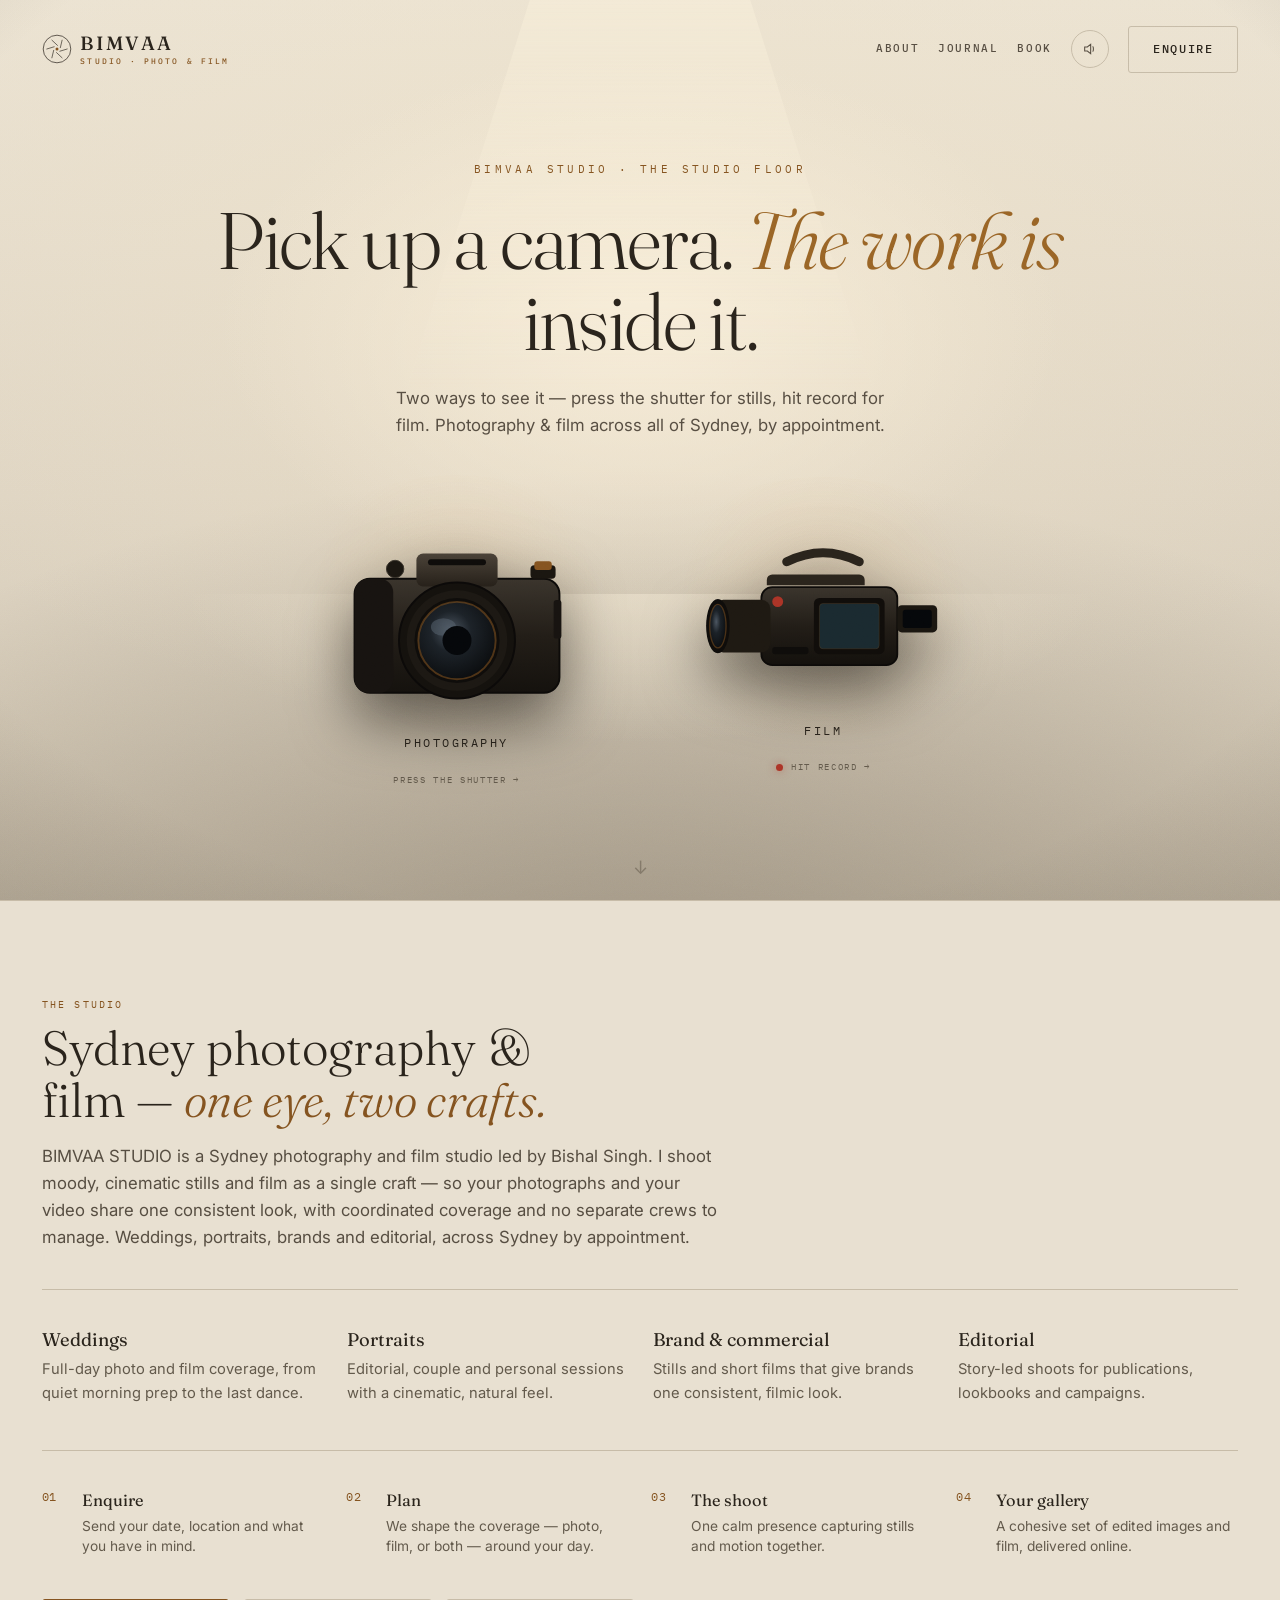
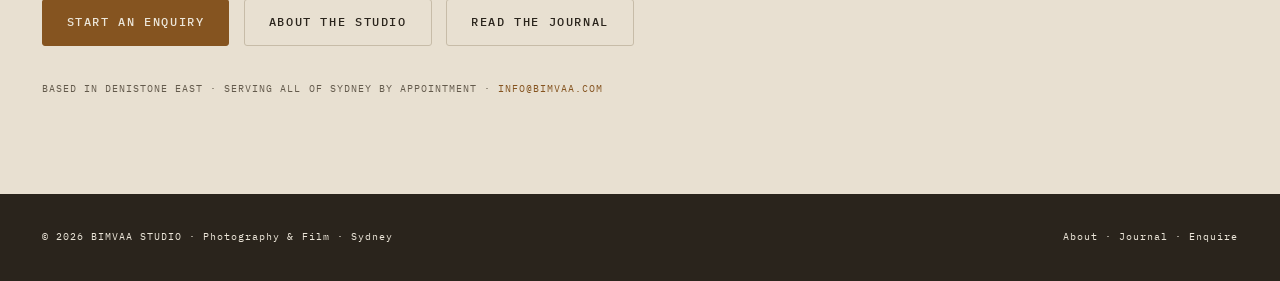
<file: index.html>
<!doctype html>
<html lang="en">
<head>
<meta charset="utf-8" />
<meta name="viewport" content="width=device-width, initial-scale=1, viewport-fit=cover" />
<meta name="description" content="Sydney photographer and filmmaker for weddings, portraits and brands. Moody, cinematic stills and film by Bishal Singh. By appointment — enquire today." />
<meta name="robots" content="index, follow, max-image-preview:large, max-snippet:-1" />
<meta name="author" content="Bishal Singh — BIMVAA STUDIO" />
<meta name="theme-color" content="#E4DBCB" />
<title>BIMVAA STUDIO | Photographer &amp; Videographer Sydney</title>
<link rel="canonical" href="https://www.bimvaa.com/" />
<link rel="icon" href="/favicon.svg" type="image/svg+xml" />
<meta property="og:type" content="website" />
<meta property="og:site_name" content="BIMVAA STUDIO" />
<meta property="og:title" content="BIMVAA STUDIO | Photographer &amp; Videographer Sydney" />
<meta property="og:description" content="Sydney photographer and filmmaker for weddings, portraits and brands — moody, cinematic stills and film by Bishal Singh. By appointment." />
<meta property="og:url" content="https://www.bimvaa.com/" />
<meta property="og:image" content="https://www.bimvaa.com/og-image.png" />
<meta property="og:image:width" content="1200" />
<meta property="og:image:height" content="630" />
<meta property="og:image:alt" content="BIMVAA STUDIO — photography & film, Sydney" />
<meta property="og:locale" content="en_AU" />
<meta name="twitter:card" content="summary_large_image" />
<meta name="twitter:title" content="BIMVAA STUDIO | Photographer &amp; Videographer Sydney" />
<meta name="twitter:description" content="Moody, cinematic photography and film across Sydney, by appointment." />
<meta name="twitter:image" content="https://www.bimvaa.com/og-image.png" />
<meta name="twitter:image:alt" content="BIMVAA STUDIO — photography & film, Sydney" />
<script type="application/ld+json">
{
  "@context": "https://schema.org",
  "@graph": [
    {
      "@type": ["ProfessionalService", "PhotographyBusiness"],
      "@id": "https://www.bimvaa.com/#studio",
      "name": "BIMVAA STUDIO",
      "alternateName": "BIMVAA",
      "url": "https://www.bimvaa.com/",
      "image": "https://www.bimvaa.com/og-image.png",
      "logo": "https://www.bimvaa.com/bimvaa-logo.svg",
      "description": "BIMVAA STUDIO is a Sydney photography and film studio led by Bishal Singh. One person shoots both moody, cinematic stills and film as a single craft — for weddings, portraits, brands and editorial across Sydney, by appointment.",
      "slogan": "Photography and film, one craft.",
      "email": "info@bimvaa.com",
      "priceRange": "$$",
      "founder": { "@type": "Person", "@id": "https://www.bimvaa.com/#bishal", "name": "Bishal Singh", "jobTitle": "Photographer and Filmmaker" },
      "address": { "@type": "PostalAddress", "addressLocality": "Denistone East", "addressRegion": "NSW", "postalCode": "2112", "addressCountry": "AU" },
      "areaServed": [
        { "@type": "City", "name": "Sydney" },
        { "@type": "AdministrativeArea", "name": "Inner West Sydney" },
        { "@type": "AdministrativeArea", "name": "Greater Sydney, NSW" }
      ],
      "serviceType": ["Wedding photography", "Wedding videography", "Portrait photography", "Brand and commercial photography", "Editorial photography", "Wedding films"],
      "knowsAbout": ["wedding photography", "wedding films", "portrait photography", "brand photography", "cinematic videography", "Sydney weddings"],
      "makesOffer": [
        { "@type": "Offer", "itemOffered": { "@type": "Service", "name": "Wedding photography and film", "areaServed": "Sydney" } },
        { "@type": "Offer", "itemOffered": { "@type": "Service", "name": "Portrait photography and film" } },
        { "@type": "Offer", "itemOffered": { "@type": "Service", "name": "Brand and commercial photography and film" } }
      ],
      "availableLanguage": "English",
      "openingHoursSpecification": { "@type": "OpeningHoursSpecification", "description": "By appointment" }
    },
    {
      "@type": "WebSite",
      "@id": "https://www.bimvaa.com/#website",
      "url": "https://www.bimvaa.com/",
      "name": "BIMVAA STUDIO",
      "publisher": { "@id": "https://www.bimvaa.com/#studio" },
      "inLanguage": "en-AU"
    },
    {
      "@type": "FAQPage",
      "@id": "https://www.bimvaa.com/#faq",
      "mainEntity": [
        { "@type": "Question", "name": "Do you shoot both photography and video?", "acceptedAnswer": { "@type": "Answer", "text": "Yes. BIMVAA STUDIO is built around one person shooting both stills and film as a single craft, so your photos and video share one consistent, cinematic look — with coordinated coverage and no separate crews to manage." } },
        { "@type": "Question", "name": "What areas of Sydney do you cover?", "acceptedAnswer": { "@type": "Answer", "text": "All of Sydney. The studio is based in Denistone East in the Inner West / Ryde area and works across Greater Sydney by appointment, available to travel depending on the shoot." } },
        { "@type": "Question", "name": "How much does a shoot cost?", "acceptedAnswer": { "@type": "Answer", "text": "Pricing is quoted per shoot and built around your coverage hours, location, and whether you want photography, film, or both. Send an enquiry with your date and brief for availability and options." } }
      ]
    }
  ]
}
</script>

<link rel="preconnect" href="https://fonts.googleapis.com" />
<link rel="preconnect" href="https://fonts.gstatic.com" crossorigin />
<link href="https://fonts.googleapis.com/css2?family=Fraunces:ital,opsz,wght@0,9..144,300;0,9..144,400;1,9..144,400&family=IBM+Plex+Mono:wght@400;500&family=Inter:wght@400;500;600&display=swap" rel="stylesheet" />

<style>
/* =================================================================
   BIMVAA STUDIO — "The Studio Floor"  (moody cinematic · interactive)
   ================================================================= */
:root{
  --stage:#E4DBCB; --stage-2:#E8E0D1; --panel:#ECE4D6; --raise:#D2C8B6; --line:#C7BCA8;
  --light:#2A241C; --smoke:#574E42; --faint:#635A4C; --onmedia:#ECE6D9;
  --tung:#855420; --tung-2:#9A6526; --tung-deep:#6F4818;
  --rec:#AC3427; --recg:rgba(172,52,39,.5);
  --font-display:"Fraunces",Georgia,serif;
  --font-sans:"Inter",system-ui,-apple-system,sans-serif;
  --font-mono:"IBM Plex Mono",ui-monospace,monospace;
  --maxw:1280px; --gutter:clamp(1.1rem,4vw,2.6rem);
  --radius:3px;
  --ease:cubic-bezier(.16,1,.3,1); --snap:cubic-bezier(.7,0,.2,1);
}
*,*::before,*::after{box-sizing:border-box;margin:0;padding:0}
html{-webkit-text-size-adjust:100%}
body{font-family:var(--font-sans);background:var(--stage);color:var(--light);line-height:1.6;font-weight:400;
  overflow-x:hidden;-webkit-font-smoothing:antialiased;text-rendering:optimizeLegibility}
img,svg,video{display:block;max-width:100%}
button,input,select,textarea{font:inherit;color:inherit;background:none;border:none}
button{cursor:pointer}
a{color:inherit;text-decoration:none}
ul{list-style:none}
::selection{background:var(--tung);color:var(--onmedia)}
:focus-visible{outline:2px solid var(--tung);outline-offset:3px;border-radius:var(--radius)}
.sr-only{position:absolute;width:1px;height:1px;padding:0;margin:-1px;overflow:hidden;clip:rect(0 0 0 0);white-space:nowrap;border:0}
.skip{position:fixed;left:1rem;top:-120px;z-index:400;background:var(--tung);padding:.7rem 1.1rem;
  font-family:var(--font-mono);font-size:.7rem;letter-spacing:.12em;text-transform:uppercase;transition:top .25s;color:var(--onmedia)}
.skip:focus{top:1rem}
.mono{font-family:var(--font-mono);letter-spacing:.14em;text-transform:uppercase}

/* grain + dust */
.grain{position:fixed;inset:0;z-index:90;pointer-events:none;opacity:.05;mix-blend-mode:overlay}
.grain svg{width:100%;height:100%}

/* =================================================================
   TOP BAR
   ================================================================= */
.bar{position:fixed;top:0;left:0;right:0;z-index:80;display:flex;align-items:center;justify-content:space-between;
  padding:clamp(1rem,2.2vw,1.6rem) var(--gutter)}
.wm{display:flex;align-items:center;gap:.55rem;color:var(--light)}
.wm-mark{width:30px;height:30px;flex:none;color:var(--light)}
.wm-tx{display:flex;flex-direction:column;gap:.28rem;line-height:1}
.wm-tx b{font-family:var(--font-display);font-weight:500;font-size:1.2rem;letter-spacing:.12em}
.wm .wd{font-family:var(--font-mono);font-weight:500;font-size:.5rem;letter-spacing:.26em;text-transform:uppercase;color:var(--tung)}
.bar-right{display:flex;align-items:center;gap:1.2rem}
.bar-link{font-family:var(--font-mono);font-weight:500;font-size:.7rem;letter-spacing:.14em;text-transform:uppercase;color:var(--smoke);transition:color .25s}
.bar-link:hover{color:var(--tung)}
.iconbtn.menu-btn{display:none}
.m-nav{position:fixed;inset:0;z-index:200;background:var(--stage);display:flex;flex-direction:column;justify-content:center;gap:.3rem;
  padding:6rem var(--gutter) var(--gutter);clip-path:inset(0 0 100% 0);transition:clip-path .45s var(--ease);visibility:hidden}
.m-nav.open{clip-path:inset(0 0 0 0);visibility:visible}
.m-nav a{font-family:var(--font-display);font-weight:300;font-size:clamp(2rem,9vw,3rem);color:var(--light);padding:.45rem 0;transition:color .25s}
.m-nav a:hover,.m-nav a.en{color:var(--tung)}
.m-nav .mfoot{margin-top:1.6rem;font-family:var(--font-mono);font-size:.62rem;letter-spacing:.16em;text-transform:uppercase;color:var(--faint)}
.m-nav .x{position:absolute;top:1.2rem;right:var(--gutter);width:40px;height:40px;border:1px solid var(--line);border-radius:50%;background:none;color:var(--smoke);font-size:1rem;display:grid;place-items:center;cursor:pointer}
@media(max-width:700px){
  .bar-link{display:none}
  .bar-right .btn-ghost{display:none}
  .iconbtn.menu-btn{display:grid}
}
.iconbtn{width:38px;height:38px;border:1px solid var(--line);border-radius:50%;display:grid;place-items:center;color:var(--smoke);
  transition:color .3s,border-color .3s,background .3s}
.iconbtn:hover{color:var(--tung);border-color:var(--tung)}
.iconbtn svg{width:16px;height:16px;fill:none;stroke:currentColor;stroke-width:1.6}

/* buttons */
.btn{position:relative;display:inline-flex;align-items:center;gap:.5rem;overflow:hidden;font-family:var(--font-mono);font-weight:500;
  font-size:.72rem;letter-spacing:.14em;text-transform:uppercase;padding:.85rem 1.5rem;border:1px solid var(--tung);color:var(--tung);
  border-radius:var(--radius);min-height:44px;transition:color .35s var(--ease),background .35s var(--ease)}
.btn::before{content:"";position:absolute;inset:0;background:var(--tung);transform:scaleX(0);transform-origin:left;transition:transform .4s var(--ease);z-index:-1}
.btn:hover::before,.btn:focus-visible::before{transform:scaleX(1)}
.btn:hover,.btn:focus-visible{color:var(--onmedia)}
.btn-solid{background:var(--tung);color:var(--onmedia);border-color:var(--tung)}
.btn-solid::before{background:var(--tung-2)}
.btn-ghost{border-color:var(--line);color:var(--light)}
.btn-ghost::before{background:var(--light)}
.btn-ghost:hover,.btn-ghost:focus-visible{color:var(--stage)}

/* =================================================================
   STAGE
   ================================================================= */
.stage{position:relative;min-height:100svh;display:flex;flex-direction:column;align-items:center;justify-content:center;
  text-align:center;padding:7rem var(--gutter) 4rem;overflow:hidden}
.spot{position:absolute;inset:0;z-index:0;pointer-events:none;
  background:
    radial-gradient(55% 50% at 50% 36%,rgba(249,239,219,.85),transparent 60%),
    radial-gradient(120% 95% at 50% 28%,rgba(242,229,202,.45),transparent 58%),
    radial-gradient(145% 120% at 50% 124%,rgba(74,63,50,.45),transparent 60%),
    linear-gradient(180deg,#EBE3D3,#DFD5C3 55%,#D0C5B1)}
.spot::after{content:"";position:absolute;inset:0;background:radial-gradient(118% 116% at 50% 42%,transparent 52%,rgba(58,49,38,.42))}
.spot-beam{position:absolute;top:-12%;left:50%;width:62vw;max-width:760px;height:80vh;transform:translateX(-50%);
  background:linear-gradient(180deg,rgba(251,242,221,.55),transparent 70%);
  clip-path:polygon(40% 0,60% 0,90% 100%,10% 100%);filter:blur(8px);z-index:0;pointer-events:none;
  animation:beam 6s ease-in-out infinite}
@keyframes beam{0%,100%{opacity:.7}50%{opacity:1}}
.floor{position:absolute;left:0;right:0;bottom:0;height:34%;z-index:0;pointer-events:none;
  background:radial-gradient(60% 80% at 50% 0%,rgba(251,242,221,.4),transparent 60%)}
.dust{position:absolute;inset:0;z-index:1;pointer-events:none}
.dust i{position:absolute;width:3px;height:3px;border-radius:50%;background:rgba(120,103,76,.4);opacity:0;animation:dust linear infinite}
@keyframes dust{0%{opacity:0;transform:translateY(20px)}20%{opacity:.7}80%{opacity:.4}100%{opacity:0;transform:translateY(-90px)}}

.stage-inner{position:relative;z-index:3;max-width:var(--maxw);width:100%}
.kicker{font-family:var(--font-mono);font-size:.66rem;letter-spacing:.32em;text-transform:uppercase;color:var(--tung);margin-bottom:1.4rem;
  opacity:0;animation:fadeUp .9s var(--ease) .2s forwards}
.stage h1{font-family:var(--font-display);font-weight:300;font-size:clamp(2.4rem,6.5vw,5rem);line-height:1.02;letter-spacing:-.02em;color:var(--light);
  max-width:18ch;margin:0 auto;opacity:0;animation:fadeUp 1s var(--ease) .35s forwards}
.stage h1 em{font-style:italic;color:var(--tung-2)}
.stage .lede{margin:1.4rem auto 0;max-width:46ch;color:var(--smoke);font-size:1.05rem;opacity:0;animation:fadeUp 1s var(--ease) .5s forwards}
@keyframes fadeUp{to{opacity:1;transform:none}}
.kicker,.stage h1,.stage .lede{transform:translateY(16px)}

/* gear row */
.gear-row{display:flex;justify-content:center;gap:clamp(1.5rem,6vw,5rem);margin-top:clamp(2.5rem,6vw,4.5rem);flex-wrap:wrap}
.gear{position:relative;display:flex;flex-direction:column;align-items:center;gap:1.2rem;background:none;
  opacity:0;animation:fadeUp 1s var(--ease) .7s forwards;transform:translateY(24px)}
.gear:nth-child(2){animation-delay:.85s}
.gear .dev{position:relative;width:clamp(190px,26vw,290px);transition:transform .5s var(--ease),filter .5s var(--ease)}
.gear .dev .glow{position:absolute;inset:-18% -14%;z-index:-1;border-radius:50%;
  background:radial-gradient(circle,rgba(231,179,107,.28),transparent 65%);opacity:.5;transition:opacity .5s}
.gear svg{width:100%;height:auto;filter:drop-shadow(0 26px 30px rgba(0,0,0,.55))}
.gear .dev{animation:float 6s ease-in-out infinite}
.gear:nth-child(2) .dev{animation-delay:-3s}
@keyframes float{0%,100%{transform:translateY(0)}50%{transform:translateY(-12px)}}
.gear:hover .dev,.gear:focus-visible .dev{transform:translateY(-14px) scale(1.04)}
.gear:hover .dev .glow{opacity:1}
.gear:focus-visible{outline:none}
.gear:focus-visible .dev .glow{opacity:1}
.gear .lens-glint{position:absolute;top:0;left:-30%;width:30%;height:100%;z-index:5;pointer-events:none;
  background:linear-gradient(100deg,transparent,rgba(255,255,255,.16),transparent);transform:skewX(-18deg);opacity:0}
.gear:hover .lens-glint{animation:glint 1.1s var(--ease)}
@keyframes glint{0%{left:-30%;opacity:0}30%{opacity:1}100%{left:130%;opacity:0}}
.gear .g-label{font-family:var(--font-mono);font-size:.78rem;letter-spacing:.2em;text-transform:uppercase;color:var(--light)}
.gear .g-hint{font-family:var(--font-mono);font-size:.58rem;letter-spacing:.18em;text-transform:uppercase;color:var(--faint);
  display:flex;align-items:center;gap:.5rem;transition:color .3s}
.gear:hover .g-hint{color:var(--tung)}
.gear .g-hint .rec-dot{width:7px;height:7px;border-radius:50%;background:var(--rec);box-shadow:0 0 8px var(--recg);animation:blink 1.4s steps(1) infinite}
@keyframes blink{0%,49%{opacity:1}50%,100%{opacity:.15}}

/* device SVG accents */
.dev .rec-led{fill:var(--rec);animation:ledblink 1.4s steps(1) infinite}
@keyframes ledblink{0%,49%{opacity:1}50%,100%{opacity:.2}}
.dev .lensglass{transition:opacity .4s}

/* =================================================================
   CAPTURE SEQUENCE
   ================================================================= */
.fx{position:fixed;inset:0;z-index:200;display:none;pointer-events:none}
.fx.on{display:block}
.vf{position:absolute;inset:0;z-index:2;opacity:0;transition:opacity .25s}
.fx.framing .vf{opacity:1}
.vf .br{position:absolute;width:42px;height:42px;border:2px solid rgba(42,36,28,.82)}
.vf .br.tl{top:7%;left:7%;border-right:none;border-bottom:none}
.vf .br.tr{top:7%;right:7%;border-left:none;border-bottom:none}
.vf .br.bl{bottom:7%;left:7%;border-right:none;border-top:none}
.vf .br.br2{bottom:7%;right:7%;border-left:none;border-top:none}
.vf .ret{position:absolute;top:50%;left:50%;width:120px;height:120px;transform:translate(-50%,-50%) scale(1.5);
  border:1px solid rgba(133,84,32,.95);opacity:0}
.vf .ret::before,.vf .ret::after{content:"";position:absolute;background:rgba(133,84,32,.95)}
.vf .ret::before{top:50%;left:-10px;right:-10px;height:1px}
.vf .ret::after{left:50%;top:-10px;bottom:-10px;width:1px}
.fx.framing .vf .ret{animation:focus .6s var(--ease) forwards}
@keyframes focus{0%{opacity:0;transform:translate(-50%,-50%) scale(1.5)}60%{opacity:1;transform:translate(-50%,-50%) scale(.9)}100%{opacity:1;transform:translate(-50%,-50%) scale(1)}}
.vf .rd{position:absolute;font-family:var(--font-mono);font-size:.66rem;letter-spacing:.16em;color:rgba(42,36,28,.9);text-transform:uppercase}
.vf .rd.l{left:8%;top:50%;transform:translateY(-50%)}
.vf .rd.r{right:8%;top:50%;transform:translateY(-50%);text-align:right}
.vf .rd.rec{top:8.5%;left:50%;transform:translateX(-50%);color:var(--rec);display:flex;gap:.5rem;align-items:center}
.vf .rd.rec .d{width:8px;height:8px;border-radius:50%;background:var(--rec);box-shadow:0 0 8px var(--recg)}

/* aperture-blade iris + flash + lens-zoom */
.iris{position:absolute;inset:0;z-index:4;width:100%;height:100%;opacity:0}
.fx.snap .iris,.fx.flashing .iris,.fx.open .iris{opacity:1}
.iris .hole{transform-box:fill-box;transform-origin:center;transform:rotate(0deg) scale(1.9)}
.fx.snap .iris .hole{animation:irisClose .24s var(--snap) forwards}
.fx.open .iris .hole{animation:irisOpen .48s var(--ease) forwards}
@keyframes irisClose{from{transform:rotate(0) scale(1.9)}to{transform:rotate(44deg) scale(0)}}
@keyframes irisOpen{from{transform:rotate(44deg) scale(0)}to{transform:rotate(0) scale(1.9)}}
.dev.zoom{animation:none!important;transform:scale(2.7) translateY(-3%);opacity:0;transition:transform .55s var(--snap),opacity .5s ease}
.flash{position:absolute;inset:0;z-index:6;background:#fff;opacity:0}
.fx.flashing .flash{animation:flash .5s ease-out forwards}
@keyframes flash{0%{opacity:0}9%{opacity:1}40%{opacity:.45}100%{opacity:0}}

/* =================================================================
   RECORD SEQUENCE
   ================================================================= */
.rec-vf{position:absolute;inset:0;z-index:2;opacity:0;transition:opacity .25s;
  background:radial-gradient(120% 120% at 50% 50%,transparent 60%,rgba(58,49,38,.4))}
.fx.recording .rec-vf{opacity:1}
.rec-vf .fl{position:absolute;background:rgba(42,36,28,.45)}
.rec-vf .fl.t{top:10%;left:8%;right:8%;height:1px}
.rec-vf .fl.b{bottom:10%;left:8%;right:8%;height:1px}
.rec-vf .corner{position:absolute;width:30px;height:30px;border:2px solid rgba(42,36,28,.6)}
.rec-vf .corner.a{top:10%;left:8%;border-right:none;border-bottom:none}
.rec-vf .corner.b{top:10%;right:8%;border-left:none;border-bottom:none}
.rec-vf .corner.c{bottom:10%;left:8%;border-right:none;border-top:none}
.rec-vf .corner.d{bottom:10%;right:8%;border-left:none;border-top:none}
.rec-vf .rectag{position:absolute;top:12%;left:9%;display:flex;align-items:center;gap:.5rem;font-family:var(--font-mono);font-size:.7rem;letter-spacing:.18em;color:var(--rec)}
.rec-vf .rectag .d{width:9px;height:9px;border-radius:50%;background:var(--rec);box-shadow:0 0 10px var(--recg);animation:blink 1s steps(1) infinite}
.rec-vf .tc{position:absolute;top:12%;right:9%;font-family:var(--font-mono);font-size:.7rem;letter-spacing:.12em;color:var(--light)}
.rec-vf .bat{position:absolute;bottom:12%;right:9%;font-family:var(--font-mono);font-size:.62rem;letter-spacing:.12em;color:var(--smoke)}
.rec-vf .crosshair{position:absolute;top:50%;left:50%;width:26px;height:26px;transform:translate(-50%,-50%)}
.rec-vf .crosshair::before,.rec-vf .crosshair::after{content:"";position:absolute;background:rgba(42,36,28,.6)}
.rec-vf .crosshair::before{top:50%;left:0;right:0;height:1px}
.rec-vf .crosshair::after{left:50%;top:0;bottom:0;width:1px}

/* =================================================================
   GALLERY OVERLAY (photo + film)
   ================================================================= */
.gallery{position:fixed;inset:0;z-index:150;background:var(--stage);overflow-y:auto;display:none;opacity:0;transition:opacity .5s var(--ease)}
.gallery.open{display:block}
.gallery.show{opacity:1}
.gal-head{position:sticky;top:0;z-index:5;display:flex;align-items:center;justify-content:space-between;gap:1rem;
  padding:clamp(1rem,2.2vw,1.5rem) var(--gutter);background:linear-gradient(180deg,rgba(228,219,203,.96),rgba(228,219,203,.72) 70%,transparent);backdrop-filter:blur(6px)}
.gal-head .gt{font-family:var(--font-display);font-weight:400;font-size:clamp(1.5rem,3.5vw,2.4rem);color:var(--light)}
.gal-head .gt em{font-style:italic;color:var(--tung-2)}
.gal-head .gmeta{font-family:var(--font-mono);font-size:.6rem;letter-spacing:.16em;text-transform:uppercase;color:var(--smoke);margin-top:.3rem;display:flex;align-items:center;gap:.6rem}
.gal-head .gmeta .d{width:7px;height:7px;border-radius:50%;background:var(--rec);box-shadow:0 0 8px var(--recg);animation:blink 1.2s steps(1) infinite}
.back{display:inline-flex;align-items:center;gap:.55rem;font-family:var(--font-mono);font-size:.66rem;letter-spacing:.14em;text-transform:uppercase;color:var(--smoke);transition:color .3s}
.back:hover{color:var(--tung)}
.back svg{width:16px;height:16px;fill:none;stroke:currentColor;stroke-width:1.6}
.gal-body{max-width:var(--maxw);margin:0 auto;padding:1.5rem var(--gutter) 5rem}
.gal-grid{display:grid;grid-template-columns:repeat(12,1fr);gap:clamp(.7rem,1.5vw,1.2rem)}
.cell{position:relative;overflow:hidden;border-radius:var(--radius);border:1px solid var(--line);background:var(--panel);cursor:pointer;
  opacity:0;transform:translateY(30px) scale(.98);transition:opacity .7s var(--ease),transform .7s var(--ease),border-color .3s}
.cell.in{opacity:1;transform:none}
.c-7-32{grid-column:span 7;aspect-ratio:3/2}.c-5-45{grid-column:span 5;aspect-ratio:4/5}
.c-12{grid-column:span 12;aspect-ratio:2.39/1}.c-4-45{grid-column:span 4;aspect-ratio:4/5}
.c-4-1{grid-column:span 4;aspect-ratio:1/1}.c-6-32{grid-column:span 6;aspect-ratio:3/2}
.c-5-cine{grid-column:span 5;aspect-ratio:2.39/1}.c-7-45{grid-column:span 7;aspect-ratio:4/5}
.cell .fr{position:absolute;inset:0;background-size:cover;background-position:center;transition:transform .8s var(--ease),filter .6s;filter:saturate(.98) brightness(.9)}
.cell:hover .fr,.cell:focus-visible .fr{transform:scale(1.05);filter:saturate(1.06) brightness(1.04)}
.cell .fr::after{content:"";position:absolute;inset:0;background:radial-gradient(120% 120% at 50% 40%,transparent 45%,rgba(0,0,0,.55));mix-blend-mode:multiply}
.cell .pl{position:absolute;top:.7rem;left:.8rem;z-index:2;font-family:var(--font-mono);font-size:.58rem;letter-spacing:.12em;color:var(--onmedia);
  background:rgba(20,14,8,.62);border:1px solid rgba(236,230,217,.18);padding:.18rem .45rem;border-radius:2px}
.cell .dur{position:absolute;bottom:.7rem;right:.8rem;z-index:2;font-family:var(--font-mono);font-size:.58rem;letter-spacing:.1em;color:var(--onmedia);
  background:rgba(20,14,8,.62);border:1px solid rgba(236,230,217,.18);padding:.18rem .45rem;border-radius:2px}
.cell .cc{position:absolute;left:0;right:0;bottom:0;z-index:2;padding:1.5rem .9rem .8rem;
  background:linear-gradient(0deg,rgba(7,6,5,.92),transparent);transform:translateY(8px);opacity:0;transition:.4s var(--ease)}
.cell:hover .cc,.cell:focus-visible .cc{transform:none;opacity:1}
.cell .cc .t{font-family:var(--font-display);font-size:1.05rem;color:var(--onmedia)}
.cell .cc .m{font-family:var(--font-mono);font-size:.56rem;letter-spacing:.12em;text-transform:uppercase;color:rgba(231,179,107,.95);margin-top:.3rem}
.cell .play{position:absolute;inset:0;z-index:2;display:grid;place-items:center;pointer-events:none}
.cell .play i{width:58px;height:58px;border-radius:50%;border:1px solid rgba(236,230,217,.7);display:grid;place-items:center;background:rgba(11,10,9,.4);
  transition:transform .4s var(--ease),background .3s,border-color .3s}
.cell .play i::after{content:"";border-left:13px solid var(--light);border-top:8px solid transparent;border-bottom:8px solid transparent;margin-left:4px;transition:border-left-color .3s}
.cell:hover .play i{transform:scale(1.1);background:var(--rec);border-color:var(--rec)}
.gal-cta{text-align:center;margin-top:4rem}
.gal-cta p{font-family:var(--font-display);font-style:italic;font-size:clamp(1.4rem,3vw,2rem);color:var(--light);margin-bottom:1.4rem}

/* category filter tabs */
.gal-filters{display:flex;flex-wrap:wrap;gap:.5rem;margin:0 0 1.6rem}
.gal-filters .fbtn{font-family:var(--font-mono);font-weight:500;font-size:.62rem;letter-spacing:.16em;text-transform:uppercase;color:var(--smoke);
  border:1px solid var(--line);border-radius:999px;padding:.5rem .95rem;min-height:36px;
  transition:color .25s var(--ease),background .25s var(--ease),border-color .25s var(--ease)}
.gal-filters .fbtn:hover,.gal-filters .fbtn:focus-visible{color:var(--light);border-color:var(--smoke)}
.gal-filters .fbtn.active{background:var(--tung);color:var(--onmedia);border-color:var(--tung)}
.cell.hide{display:none!important}

/* moody graded frames */
.g1{background:radial-gradient(60% 60% at 65% 28%,rgba(231,170,96,.45),transparent 60%),linear-gradient(150deg,#3a2a14,#140d07 72%)}
.g2{background:radial-gradient(55% 55% at 32% 32%,rgba(120,150,170,.34),transparent 60%),linear-gradient(160deg,#16252c,#0a0f12 76%)}
.g3{background:radial-gradient(60% 58% at 50% 34%,rgba(214,150,92,.46),transparent 62%),linear-gradient(180deg,#2c1d10,#0f0a06)}
.g4{background:radial-gradient(70% 55% at 40% 60%,rgba(170,80,52,.42),transparent 60%),linear-gradient(150deg,#2c150d,#0c0605)}
.g5{background:radial-gradient(55% 60% at 62% 38%,rgba(186,190,205,.26),transparent 60%),linear-gradient(160deg,#1d2024,#08090b)}
.g6{background:radial-gradient(55% 55% at 30% 30%,rgba(231,170,96,.4),transparent 58%),radial-gradient(55% 55% at 82% 82%,rgba(120,150,170,.34),transparent 60%),linear-gradient(150deg,#241a0d,#0b0805)}
.g7{background:radial-gradient(60% 55% at 50% 30%,rgba(150,170,150,.3),transparent 60%),linear-gradient(170deg,#18221d,#080b09)}
.g8{background:radial-gradient(60% 56% at 60% 28%,rgba(231,170,96,.42),transparent 58%),linear-gradient(160deg,#33240f,#0d0a06)}

/* =================================================================
   MODALS (lightbox / player) + SHEET (booking)
   ================================================================= */
.modal{position:fixed;inset:0;z-index:210;display:none;align-items:center;justify-content:center;padding:clamp(1rem,4vw,3rem)}
.modal.open{display:flex}
.modal .ov{position:absolute;inset:0;background:rgba(38,31,22,.86);backdrop-filter:blur(6px);animation:fade .3s ease}
@keyframes fade{from{opacity:0}to{opacity:1}}
.modal .box{position:relative;z-index:2;max-width:1080px;width:100%;animation:rise .4s var(--ease)}
@keyframes rise{from{opacity:0;transform:translateY(14px)}to{opacity:1;transform:none}}
.modal .close{position:absolute;top:-2.7rem;right:0;z-index:3;display:flex;align-items:center;gap:.5rem;min-height:44px;
  font-family:var(--font-mono);font-size:.62rem;letter-spacing:.14em;text-transform:uppercase;color:var(--onmedia);transition:color .25s}
.modal .close:hover{color:#E7B36B}
.modal .close .x{width:22px;height:22px;border:1px solid rgba(236,230,217,.4);border-radius:50%;display:grid;place-items:center}
.lb-stage{display:flex;align-items:center;justify-content:center}
.lb-stage .lb-img{display:block;max-width:100%;max-height:82vh;width:auto;height:auto;border-radius:var(--radius);border:1px solid var(--line)}
.lb-cap{display:flex;justify-content:space-between;gap:1rem;flex-wrap:wrap;margin-top:1rem}
.lb-cap .t{font-family:var(--font-display);font-size:1.3rem;color:var(--onmedia)}
.lb-cap .m{font-family:var(--font-mono);font-size:.6rem;letter-spacing:.14em;text-transform:uppercase;color:rgba(231,179,107,.92)}
.player-stage{aspect-ratio:16/9;border-radius:var(--radius);overflow:hidden;border:1px solid var(--line);display:grid;place-items:center;
  background:radial-gradient(60% 80% at 50% 35%,rgba(231,170,96,.22),transparent 60%),linear-gradient(160deg,#1c1408,#0a0805)}
.player-stage .ph{text-align:center;color:var(--onmedia);font-family:var(--font-mono);font-size:.62rem;letter-spacing:.14em;text-transform:uppercase}
.player-stage .ph i{width:74px;aspect-ratio:1;border-radius:50%;border:1px solid rgba(231,179,107,.85);display:grid;place-items:center;margin:0 auto 1rem}
.player-stage .ph i::after{content:"";border-left:18px solid rgba(231,179,107,.9);border-top:11px solid transparent;border-bottom:11px solid transparent;margin-left:5px}

/* sheet */
.sheet{position:fixed;inset:0;z-index:220;display:none;align-items:flex-start;justify-content:center;overflow-y:auto;padding:clamp(1rem,5vh,4rem) var(--gutter)}
.sheet.open{display:flex}
.sheet .ov{position:fixed;inset:0;background:rgba(38,31,22,.86);backdrop-filter:blur(6px);animation:fade .3s ease}
.sheet .panel{position:relative;z-index:2;max-width:640px;width:100%;background:var(--panel);border:1px solid var(--line);border-radius:var(--radius);
  padding:clamp(1.6rem,4vw,2.8rem);animation:rise .4s var(--ease)}
.sheet .close{position:absolute;top:1rem;right:1rem;width:38px;height:38px;border:1px solid var(--line);border-radius:50%;display:grid;place-items:center;color:var(--smoke);transition:.25s}
.sheet .close:hover{color:var(--tung);border-color:var(--tung)}
.sheet .shead{font-family:var(--font-mono);font-size:.62rem;letter-spacing:.2em;text-transform:uppercase;color:var(--tung)}
.sheet h2{font-family:var(--font-display);font-weight:400;font-size:clamp(1.6rem,3.4vw,2.2rem);color:var(--light);margin:.5rem 0 1.8rem}
.sheet h2 em{font-style:italic}
.progress{display:flex;gap:.5rem;margin-bottom:2rem}
.progress .p{flex:1;height:2px;background:var(--raise);position:relative;overflow:hidden;border-radius:2px}
.progress .p::after{content:"";position:absolute;inset:0;background:var(--tung);transform:scaleX(0);transform-origin:left;transition:transform .5s var(--ease)}
.progress .p.done::after,.progress .p.active::after{transform:scaleX(1)}
.step{display:none}.step.active{display:block;animation:stepin .4s var(--ease)}
@keyframes stepin{from{opacity:0;transform:translateX(14px)}to{opacity:1;transform:none}}
.step .si{font-family:var(--font-mono);font-size:.6rem;letter-spacing:.16em;text-transform:uppercase;color:var(--faint);display:block;margin-bottom:.4rem}
.step .st{font-family:var(--font-display);font-size:1.4rem;color:var(--light);margin-bottom:1.4rem}
.choices{display:grid;grid-template-columns:repeat(3,1fr);gap:.7rem}
.choice{border:1px solid var(--line);border-radius:var(--radius);padding:1.3rem .8rem;text-align:center;background:var(--stage-2);transition:.25s}
.choice:hover{border-color:var(--faint)}
.choice[aria-pressed="true"]{border-color:var(--tung);background:rgba(231,179,107,.1)}
.choice .ci{font-family:var(--font-display);font-size:1.15rem;color:var(--light)}
.choice .cd{font-family:var(--font-mono);font-size:.52rem;letter-spacing:.12em;text-transform:uppercase;color:var(--smoke);margin-top:.35rem}
.field{margin-bottom:1.3rem}
.field label,.field .lbl{display:block;font-family:var(--font-mono);font-size:.6rem;letter-spacing:.14em;text-transform:uppercase;color:var(--smoke);margin-bottom:.55rem}
.field input,.field select,.field textarea{width:100%;background:var(--stage-2);border:1px solid var(--line);border-radius:var(--radius);padding:.85rem 1rem;color:var(--light);font-size:.95rem;transition:border-color .25s}
.field input:focus,.field select:focus,.field textarea:focus{outline:none;border-color:var(--tung)}
.field textarea{resize:vertical;min-height:90px}
.field select{appearance:none;background-image:linear-gradient(45deg,transparent 50%,var(--smoke) 50%),linear-gradient(135deg,var(--smoke) 50%,transparent 50%);background-position:calc(100% - 20px) 55%,calc(100% - 14px) 55%;background-size:6px 6px;background-repeat:no-repeat}
.field .err{display:block;color:var(--rec);font-family:var(--font-mono);font-size:.58rem;letter-spacing:.05em;margin-top:.5rem;min-height:.9rem}
.field.invalid input,.field.invalid select,.field.invalid textarea{border-color:var(--rec)}
.two{display:grid;grid-template-columns:1fr 1fr;gap:1rem}
.chips{display:flex;flex-wrap:wrap;gap:.5rem}
.chip{font-family:var(--font-mono);font-size:.62rem;letter-spacing:.08em;text-transform:uppercase;color:var(--smoke);border:1px solid var(--line);border-radius:var(--radius);padding:.6rem .85rem;min-height:44px;display:inline-flex;align-items:center;transition:.2s}
.chip:hover{border-color:var(--tung);color:var(--light)}
.chip[aria-pressed="true"]{background:var(--tung);color:var(--onmedia);border-color:var(--tung)}
.review{display:flex;flex-direction:column}
.review .ri{display:flex;justify-content:space-between;gap:1rem;padding:.85rem 0;border-bottom:1px solid var(--line)}
.review .ri:last-child{border-bottom:none}
.review .rk{font-family:var(--font-mono);font-size:.56rem;letter-spacing:.14em;text-transform:uppercase;color:var(--faint)}
.review .rv{color:var(--light);text-align:right;font-size:.92rem}
.step-nav{display:flex;justify-content:space-between;gap:1rem;margin-top:2rem}
.step-nav .sp{flex:1}
.confirm{text-align:center;display:none}.confirm.show{display:block;animation:stepin .5s var(--ease)}
.confirm .rg{width:64px;height:64px;margin:0 auto 1.3rem;border-radius:50%;border:1px solid var(--tung);display:grid;place-items:center}
.confirm .rg::after{content:"";width:20px;height:11px;border-left:2px solid var(--tung);border-bottom:2px solid var(--tung);transform:rotate(-45deg) translate(1px,-2px)}
.confirm h3{font-family:var(--font-display);font-size:2rem;color:var(--light);margin-bottom:.8rem}
.confirm p{color:var(--smoke);max-width:40ch;margin:0 auto .5rem}
.confirm .ref{display:inline-block;margin-top:1.2rem;font-family:var(--font-mono);font-size:.72rem;letter-spacing:.14em;color:var(--tung);border:1px dashed var(--line);padding:.6rem 1.1rem;border-radius:var(--radius)}
.sheet-foot{margin-top:1.6rem;padding-top:1.4rem;border-top:1px solid var(--line);display:flex;flex-wrap:wrap;gap:.4rem 1.2rem;
  font-family:var(--font-mono);font-size:.58rem;letter-spacing:.12em;text-transform:uppercase;color:var(--faint)}
.sheet-foot a{color:var(--smoke)}.sheet-foot a:hover{color:var(--tung)}

/* =================================================================
   RESPONSIVE
   ================================================================= */
@media (max-width:1000px){
  .gal-grid{grid-template-columns:repeat(6,1fr)}
  .c-7-32,.c-7-45{grid-column:span 6}.c-5-45,.c-5-cine{grid-column:span 3}
  .c-4-45,.c-4-1{grid-column:span 3}.c-6-32{grid-column:span 6}.c-12{grid-column:span 6;aspect-ratio:16/9}
}
@media (max-width:620px){
  .gal-grid{grid-template-columns:1fr;gap:.8rem}
  .gal-grid>*{grid-column:1 / -1!important}
  .choices{grid-template-columns:1fr}.two{grid-template-columns:1fr}
  .gear-row{gap:2.2rem}
  .gear .dev{width:clamp(160px,46vw,230px)}
  .stage{padding-top:6rem}
  .cell .cc,.cell .pl,.cell .dur{opacity:1;transform:none}
}

/* =================================================================
   REDUCED MOTION
   ================================================================= */
@media (prefers-reduced-motion:reduce){
  *,*::before,*::after{animation-duration:.001ms!important;animation-iteration-count:1!important;transition-duration:.001ms!important}
  .kicker,.stage h1,.stage .lede,.gear{opacity:1!important;transform:none!important}
  .gear .dev,.spot-beam{animation:none!important}
  .dust{display:none!important}
  .cell{opacity:1!important;transform:none!important}
}
</style>
</head>
<body>
<a class="skip" href="#stage">Skip to studio</a>

<div class="grain" aria-hidden="true">
  <svg xmlns="http://www.w3.org/2000/svg"><filter id="gr"><feTurbulence type="fractalNoise" baseFrequency="0.9" numOctaves="2" stitchTiles="stitch"/></filter><rect width="100%" height="100%" filter="url(#gr)"/></svg>
</div>

<!-- ============ TOP BAR ============ -->
<header class="bar">
  <a class="wm" href="#stage" aria-label="BIMVAA STUDIO — home">
    <svg class="wm-mark" viewBox="0 0 100 100" aria-hidden="true"><circle cx="50" cy="50" r="46" fill="none" stroke="currentColor" stroke-width="2.4"/><g stroke="currentColor" stroke-width="2.2" stroke-linecap="round"><line x1="84" y1="50" x2="59.5" y2="57.4"/><line x1="67" y1="79.4" x2="48.3" y2="61.9"/><line x1="33" y1="79.4" x2="38.9" y2="54.5"/><line x1="16" y1="50" x2="40.5" y2="42.6"/><line x1="33" y1="20.6" x2="51.7" y2="38.1"/><line x1="67" y1="20.6" x2="61.1" y2="45.5"/></g><circle cx="50" cy="50" r="5" fill="var(--tung)"/></svg>
    <span class="wm-tx"><b>BIMVAA</b><span class="wd">Studio · Photo &amp; Film</span></span>
  </a>
  <div class="bar-right">
    <a class="bar-link" href="about.html">About</a>
    <a class="bar-link" href="journal/index.html">Journal</a>
    <a class="bar-link" href="book.html">Book</a>
    <button class="iconbtn" id="soundBtn" aria-label="Sound off" aria-pressed="false" title="Toggle camera sound">
      <svg viewBox="0 0 24 24" id="soundIcon"><path d="M4 9v6h4l5 4V5L8 9H4z"/><path d="M16 8c1.5 1 1.5 7 0 8" id="wave"/></svg>
    </button>
    <button class="btn btn-ghost" data-enquire data-cursor>Enquire</button>
    <button class="iconbtn menu-btn" id="menuBtn" aria-label="Open menu" aria-expanded="false" aria-controls="mNav"><svg viewBox="0 0 24 24" aria-hidden="true"><path d="M3 6h18M3 12h18M3 18h18"/></svg></button>
  </div>
</header>

<nav class="m-nav" id="mNav" aria-hidden="true">
  <button class="x" id="mNavClose" aria-label="Close menu">✕</button>
  <a href="#stage">Work</a>
  <a href="about.html">About</a>
  <a href="journal/index.html">Journal</a>
  <a href="book.html" class="en">Enquire</a>
  <span class="mfoot">Sydney · by appointment</span>
</nav>

<!-- ============ STAGE ============ -->
<main class="stage" id="stage">
  <div class="spot" aria-hidden="true"></div>
  <div class="spot-beam" aria-hidden="true"></div>
  <div class="floor" aria-hidden="true"></div>
  <div class="dust" id="dust" aria-hidden="true"></div>

  <div class="stage-inner">
    <p class="kicker">BIMVAA Studio · the studio floor</p>
    <h1>Pick up a camera. <em>The work is</em> inside it.</h1>
    <p class="lede">Two ways to see it — press the shutter for stills, hit record for film. Photography &amp; film across all of Sydney, by appointment.</p>

    <div class="gear-row">
      <!-- STILLS CAMERA -->
      <button class="gear" id="stillsGear" aria-label="Open the photography portfolio — press the shutter" data-cursor>
        <span class="dev">
          <span class="glow"></span><span class="lens-glint"></span>
          <svg viewBox="0 0 300 210" role="img" aria-hidden="true">
            <defs>
              <linearGradient id="mbody" x1="0" y1="0" x2="0" y2="1">
                <stop offset="0" stop-color="#3a342c"/><stop offset=".5" stop-color="#221d17"/><stop offset="1" stop-color="#14110d"/>
              </linearGradient>
              <linearGradient id="mtop" x1="0" y1="0" x2="0" y2="1"><stop offset="0" stop-color="#4a4238"/><stop offset="1" stop-color="#262019"/></linearGradient>
              <radialGradient id="glass" cx="42%" cy="38%" r="65%">
                <stop offset="0" stop-color="#4b5560"/><stop offset=".4" stop-color="#1c2228"/><stop offset="1" stop-color="#0a0c0e"/>
              </radialGradient>
            </defs>
            <rect x="44" y="70" width="212" height="118" rx="16" fill="url(#mbody)" stroke="#0c0a08" stroke-width="2"/>
            <rect x="44" y="70" width="40" height="118" rx="14" fill="#171310"/>
            <rect x="108" y="44" width="84" height="34" rx="7" fill="url(#mtop)"/>
            <rect x="120" y="50" width="60" height="6" rx="3" fill="#0e0c0a"/>
            <rect x="226" y="56" width="26" height="14" rx="4" fill="#1a1610"/>
            <rect x="230" y="52" width="18" height="9" rx="3" fill="var(--tung)"/>
            <circle cx="86" cy="60" r="9" fill="#1a1610" stroke="#3a342c"/>
            <circle cx="150" cy="134" r="60" fill="#14110d" stroke="#0b0908" stroke-width="2"/>
            <circle cx="150" cy="134" r="52" fill="#1c1813"/>
            <circle cx="150" cy="134" r="44" fill="#0e0c0a"/>
            <circle cx="150" cy="134" r="40" fill="url(#glass)" class="lensglass"/>
            <circle cx="150" cy="134" r="40" fill="none" stroke="var(--tung)" stroke-opacity=".55" stroke-width="2"/>
            <ellipse cx="136" cy="120" rx="13" ry="9" fill="#5a6672" opacity=".5"/>
            <circle cx="150" cy="134" r="15" fill="#05070a"/>
            <rect x="250" y="92" width="8" height="40" rx="3" fill="#171310"/>
          </svg>
        </span>
        <span class="g-label">Photography</span>
        <span class="g-hint">Press the shutter →</span>
      </button>

      <!-- CAMCORDER -->
      <button class="gear" id="filmGear" aria-label="Open the film portfolio — hit record" data-cursor>
        <span class="dev">
          <span class="glow"></span><span class="lens-glint"></span>
          <svg viewBox="0 0 320 210" role="img" aria-hidden="true">
            <defs>
              <linearGradient id="cbody" x1="0" y1="0" x2="0" y2="1"><stop offset="0" stop-color="#3a342c"/><stop offset=".5" stop-color="#221d17"/><stop offset="1" stop-color="#13100c"/></linearGradient>
              <radialGradient id="cglass" cx="40%" cy="40%" r="65%"><stop offset="0" stop-color="#4b5560"/><stop offset=".4" stop-color="#1b2127"/><stop offset="1" stop-color="#0a0c0e"/></radialGradient>
            </defs>
            <path d="M104 70 h96 a6 6 0 0 1 6 6 v6 h-108 v-6 a6 6 0 0 1 6 -6z" fill="#2a241c"/>
            <path d="M120 56 q40 -20 80 0" fill="none" stroke="#2a241c" stroke-width="10" stroke-linecap="round"/>
            <rect x="92" y="84" width="150" height="86" rx="12" fill="url(#cbody)" stroke="#0c0a08" stroke-width="2"/>
            <rect x="150" y="96" width="78" height="62" rx="6" fill="#100d0a"/>
            <rect x="156" y="102" width="66" height="50" rx="4" fill="#1a2a30"/>
            <rect x="156" y="102" width="66" height="50" rx="4" fill="none" stroke="var(--tung)" stroke-opacity=".25"/>
            <rect x="40" y="98" width="62" height="58" rx="10" fill="#1e1912"/>
            <ellipse cx="44" cy="127" rx="13" ry="30" fill="#0e0c0a"/>
            <ellipse cx="44" cy="127" rx="9" ry="24" fill="url(#cglass)" class="lensglass"/>
            <ellipse cx="44" cy="127" rx="9" ry="24" fill="none" stroke="var(--tung)" stroke-opacity=".5" stroke-width="1.5"/>
            <rect x="242" y="104" width="44" height="30" rx="5" fill="#1a1610"/>
            <rect x="248" y="109" width="32" height="20" rx="3" fill="#05070a"/>
            <circle cx="110" cy="100" r="6" class="rec-led"/>
            <rect x="104" y="150" width="40" height="8" rx="3" fill="#0e0c0a"/>
          </svg>
        </span>
        <span class="g-label">Film</span>
        <span class="g-hint"><span class="rec-dot"></span>Hit record →</span>
      </button>
    </div>
  </div>
  <a class="scroll-cue" href="#studio" aria-label="More about the studio" data-cursor>↓</a>
</main>

<!-- ============ STUDIO INTRO (crawlable content) ============ -->
<style>
.scroll-cue{position:absolute;left:50%;bottom:1.5rem;transform:translateX(-50%);color:var(--faint);font-size:1.15rem;line-height:1;opacity:.55;text-decoration:none;animation:bob 2.2s ease-in-out infinite}
.scroll-cue:hover{color:var(--tung);opacity:1}
@keyframes bob{0%,100%{transform:translate(-50%,0)}50%{transform:translate(-50%,7px)}}
.studio{position:relative;z-index:5;background:var(--stage-2);border-top:1px solid var(--line);padding:clamp(3.5rem,8vw,6rem) var(--gutter)}
.studio-in{max-width:var(--maxw);margin:0 auto}
.studio .kick{font-family:var(--font-mono);font-size:.62rem;letter-spacing:.22em;text-transform:uppercase;color:var(--tung);margin:0}
.studio h2{font-family:var(--font-display);font-weight:300;font-size:clamp(1.8rem,4.6vw,3rem);line-height:1.08;margin:.55rem 0 1.1rem;max-width:20ch}
.studio h2 em{font-style:italic;color:var(--tung)}
.studio .lead{max-width:62ch;color:var(--smoke);font-size:1.05rem;margin:0 0 2.4rem}
.svc{display:grid;grid-template-columns:repeat(auto-fit,minmax(190px,1fr));gap:1.6rem;border-top:1px solid var(--line);padding-top:2.2rem}
.svc h3{font-family:var(--font-display);font-weight:400;font-size:1.15rem;margin:0 0 .25rem}
.svc p{color:var(--faint);font-size:.92rem;margin:0}
.studio-cta{margin-top:2.6rem;display:flex;flex-wrap:wrap;gap:.9rem}
.studio-meta{margin-top:2.2rem;font-family:var(--font-mono);font-size:.64rem;letter-spacing:.1em;text-transform:uppercase;color:var(--faint)}
.studio-meta a{color:var(--tung)}
.foot{background:var(--light);color:var(--onmedia);padding:2.2rem var(--gutter);font-family:var(--font-mono);font-size:.64rem;letter-spacing:.1em}
.foot-in{max-width:var(--maxw);margin:0 auto;display:flex;flex-wrap:wrap;gap:.8rem 1.4rem;justify-content:space-between;align-items:center}
.foot a{color:var(--onmedia)}.foot a:hover{color:var(--tung-2)}
.reveal{opacity:0;transform:translateY(22px);transition:opacity .8s var(--ease),transform .8s var(--ease)}
.reveal.in{opacity:1;transform:none}
.proc{display:grid;grid-template-columns:repeat(auto-fit,minmax(160px,1fr));gap:1.4rem;border-top:1px solid var(--line);margin-top:2.8rem;padding-top:2.2rem;counter-reset:step}
.proc div{position:relative;padding-left:2.5rem}
.proc div::before{counter-increment:step;content:"0" counter(step);position:absolute;left:0;top:.1rem;font-family:var(--font-mono);font-size:.72rem;color:var(--tung);letter-spacing:.05em}
.proc h4{font-family:var(--font-display);font-weight:400;font-size:1.02rem;margin:0 0 .2rem}
.proc p{color:var(--faint);font-size:.86rem;margin:0;line-height:1.5}
@media(prefers-reduced-motion:reduce){.scroll-cue{animation:none}.reveal{opacity:1!important;transform:none!important;transition:none}}
</style>
<noscript><style>.reveal{opacity:1;transform:none}</style></noscript>
<section class="studio" id="studio" aria-label="About BIMVAA STUDIO">
  <div class="studio-in">
    <p class="kick reveal">The studio</p>
    <h2 class="reveal">Sydney photography &amp; film — <em>one eye, two crafts.</em></h2>
    <p class="lead reveal">BIMVAA STUDIO is a Sydney photography and film studio led by Bishal Singh. I shoot moody, cinematic stills and film as a single craft — so your photographs and your video share one consistent look, with coordinated coverage and no separate crews to manage. Weddings, portraits, brands and editorial, across Sydney by appointment.</p>
    <div class="svc reveal">
      <div><h3>Weddings</h3><p>Full-day photo and film coverage, from quiet morning prep to the last dance.</p></div>
      <div><h3>Portraits</h3><p>Editorial, couple and personal sessions with a cinematic, natural feel.</p></div>
      <div><h3>Brand &amp; commercial</h3><p>Stills and short films that give brands one consistent, filmic look.</p></div>
      <div><h3>Editorial</h3><p>Story-led shoots for publications, lookbooks and campaigns.</p></div>
    </div>
    <div class="proc reveal" aria-label="How it works">
      <div><h4>Enquire</h4><p>Send your date, location and what you have in mind.</p></div>
      <div><h4>Plan</h4><p>We shape the coverage — photo, film, or both — around your day.</p></div>
      <div><h4>The shoot</h4><p>One calm presence capturing stills and motion together.</p></div>
      <div><h4>Your gallery</h4><p>A cohesive set of edited images and film, delivered online.</p></div>
    </div>
    <div class="studio-cta reveal">
      <a href="book.html" class="btn btn-solid" data-cursor>Start an enquiry</a>
      <a href="about.html" class="btn btn-ghost" data-cursor>About the studio</a>
      <a href="journal/index.html" class="btn btn-ghost" data-cursor>Read the journal</a>
    </div>
    <p class="studio-meta reveal">Based in Denistone East · serving all of Sydney by appointment · <a href="mailto:info@bimvaa.com">info@bimvaa.com</a></p>
  </div>
</section>
<footer class="foot"><div class="foot-in">
  <span>© <span id="yr"></span> BIMVAA STUDIO · Photography &amp; Film · Sydney</span>
  <span><a href="about.html">About</a> · <a href="journal/index.html">Journal</a> · <a href="book.html">Enquire</a></span>
</div></footer>
<script>(function(){var y=document.getElementById('yr');if(y)y.textContent=new Date().getFullYear();})();</script>
<script>(function(){
  var els=[].slice.call(document.querySelectorAll('.reveal')); if(!els.length)return;
  if(matchMedia('(prefers-reduced-motion: reduce)').matches || !('IntersectionObserver' in window)){ els.forEach(function(e){e.classList.add('in');}); return; }
  var io=new IntersectionObserver(function(ents){ ents.forEach(function(en){ if(en.isIntersecting){ en.target.classList.add('in'); io.unobserve(en.target); } }); }, {threshold:.12, rootMargin:'0px 0px -7% 0px'});
  els.forEach(function(e,i){ e.style.transitionDelay=(Math.min(i,6)*70)+'ms'; io.observe(e); });
})();</script>

<!-- ============ CAPTURE FX ============ -->
<div class="fx" id="captureFx" aria-hidden="true">
  <div class="vf">
    <span class="br tl"></span><span class="br tr"></span><span class="br bl"></span><span class="br br2"></span>
    <span class="rd l">f/2.8 · 1/250</span>
    <span class="rd r">ISO 400 · 35mm</span>
    <span class="ret"></span>
  </div>
  <svg class="iris" viewBox="0 0 100 100" preserveAspectRatio="xMidYMid slice" aria-hidden="true">
    <defs><mask id="irisMask"><rect width="100" height="100" fill="#fff"/><polygon class="hole" points="50,8 86.4,29 86.4,71 50,92 13.6,71 13.6,29" fill="#000"/></mask></defs>
    <rect width="100" height="100" fill="#1c150d" mask="url(#irisMask)"/>
  </svg>
  <div class="flash"></div>
</div>

<!-- ============ RECORD FX ============ -->
<div class="fx" id="recordFx" aria-hidden="true">
  <div class="rec-vf">
    <span class="fl t"></span><span class="fl b"></span>
    <span class="corner a"></span><span class="corner b"></span><span class="corner c"></span><span class="corner d"></span>
    <span class="rectag"><span class="d"></span>REC</span>
    <span class="tc" id="recTc">00:00:00:00</span>
    <span class="bat">BATT 86% · 4K · 24FPS</span>
    <span class="crosshair"></span>
  </div>
</div>

<!-- ============ PHOTO GALLERY ============ -->
<section class="gallery" id="photoGallery" aria-label="Photography portfolio" aria-hidden="true">
  <div class="gal-head">
    <div><div class="gt">Stills <em>— 2021–2026</em></div><div class="gmeta">35mm · selected frames · hover to read</div></div>
    <div style="display:flex;gap:.8rem;align-items:center">
      <button class="btn btn-ghost" data-enquire data-cursor>Enquire</button>
      <button class="back" data-back-studio data-cursor><svg viewBox="0 0 24 24"><path d="M15 18l-6-6 6-6"/></svg>Studio</button>
    </div>
  </div>
  <div class="gal-body">
    <div class="gal-filters" id="photoFilters" role="tablist" aria-label="Filter photos by category"></div>
    <div class="gal-grid" id="photoGrid"></div>
    <div class="gal-cta">
      <p>Like what you see?</p>
      <button class="btn btn-solid" data-enquire data-cursor>Book a session</button>
    </div>
  </div>
</section>

<!-- ============ FILM GALLERY ============ -->
<section class="gallery" id="filmGallery" aria-label="Film portfolio" aria-hidden="true">
  <div class="gal-head">
    <div><div class="gt">Films <em>— in motion</em></div><div class="gmeta"><span class="d"></span>REC <span id="filmTc">00:00:00:00</span> · 24fps</div></div>
    <div style="display:flex;gap:.8rem;align-items:center">
      <button class="btn btn-ghost" data-enquire data-cursor>Enquire</button>
      <button class="back" data-back-studio data-cursor><svg viewBox="0 0 24 24"><path d="M15 18l-6-6 6-6"/></svg>Studio</button>
    </div>
  </div>
  <div class="gal-body">
    <div class="gal-grid" id="filmGrid"></div>
    <div class="gal-cta">
      <p>Got something to shoot?</p>
      <button class="btn btn-solid" data-enquire data-cursor>Start a project</button>
    </div>
  </div>
</section>

<!-- ============ LIGHTBOX / PLAYER ============ -->
<div class="modal" id="lightbox" role="dialog" aria-modal="true" aria-labelledby="lbTitle">
  <div class="ov" data-close></div>
  <div class="box">
    <button class="close" data-close aria-label="Close">Close <span class="x" aria-hidden="true">✕</span></button>
    <div class="lb-stage"><img class="lb-img" id="lbImg" alt=""></div>
    <div class="lb-cap"><span class="t" id="lbTitle">Title</span><span class="m" id="lbMeta">Meta</span></div>
  </div>
</div>
<div class="modal" id="player" role="dialog" aria-modal="true" aria-labelledby="plTitle">
  <div class="ov" data-close></div>
  <div class="box">
    <button class="close" data-close aria-label="Close">Close <span class="x" aria-hidden="true">✕</span></button>
    <div class="player-stage"><!-- SLOT [FILL]: real <video>/<iframe> --><div class="ph"><i></i><span id="plTitle">Player placeholder</span></div></div>
  </div>
</div>

<!-- ============ BOOKING SHEET ============ -->
<div class="sheet" id="booking" role="dialog" aria-modal="true" aria-labelledby="bkTitle">
  <div class="ov" data-close-sheet></div>
  <div class="panel">
    <button class="close" data-close-sheet aria-label="Close">✕</button>
    <div class="shead">Start a project</div>
    <h2 id="bkTitle">Let's put it on <em>the calendar.</em></h2>
    <div class="progress" id="progress" aria-hidden="true"><span class="p active"></span><span class="p"></span><span class="p"></span><span class="p"></span><span class="p"></span></div>
    <form id="bookForm" novalidate>
      <fieldset class="step active" data-step="1">
        <span class="si">Step 1 / 5 — Medium</span><span class="st">What are we shooting?</span>
        <div class="choices" role="group" aria-label="Medium">
          <button type="button" class="choice" data-name="medium" data-value="Photography" aria-pressed="false"><span class="ci">Photography</span><span class="cd">Stills</span></button>
          <button type="button" class="choice" data-name="medium" data-value="Both" aria-pressed="false"><span class="ci">Both</span><span class="cd">Stills + film</span></button>
          <button type="button" class="choice" data-name="medium" data-value="Videography" aria-pressed="false"><span class="ci">Film</span><span class="cd">Motion</span></button>
        </div>
        <span class="err" id="err-medium" aria-live="polite"></span>
        <div class="step-nav"><span class="sp"></span><button type="button" class="btn btn-solid" data-next data-cursor>Continue</button></div>
      </fieldset>
      <fieldset class="step" data-step="2">
        <span class="si">Step 2 / 5 — Occasion</span><span class="st">The when and where.</span>
        <div class="field"><span class="lbl">Occasion</span><select id="occasion"><option value="">Choose one…</option><option>Wedding</option><option>Portraiture</option><option>Brand / Commercial</option><option>Event</option><option>Editorial / Fashion</option><option>Music / Performance</option><option>Other</option></select><span class="err"></span></div>
        <div class="two">
          <div class="field"><span class="lbl">Date</span><input type="date" id="date" /><span class="err"></span></div>
          <div class="field"><span class="lbl">Location</span><input type="text" id="location" placeholder="City or venue" /><span class="err"></span></div>
        </div>
        <div class="step-nav"><button type="button" class="btn btn-ghost" data-back data-cursor>Back</button><span class="sp"></span><button type="button" class="btn btn-solid" data-next data-cursor>Continue</button></div>
      </fieldset>
      <fieldset class="step" data-step="3">
        <span class="si">Step 3 / 5 — Details</span><span class="st">Scope and deliverables.</span>
        <div class="field"><span class="lbl">Coverage</span><select id="coverage"><option value="">Choose one…</option><option>A few hours</option><option>Half day</option><option>Full day</option><option>Multi-day</option></select></div>
        <div class="field"><span class="lbl">Deliverables <span style="color:var(--faint)">(select any)</span></span><div class="chips" id="deliverables" role="group" aria-label="Deliverables">
          <button type="button" class="chip" data-value="Edited gallery" aria-pressed="false">Edited gallery</button>
          <button type="button" class="chip" data-value="Highlight film" aria-pressed="false">Highlight film</button>
          <button type="button" class="chip" data-value="Social reels" aria-pressed="false">Social reels</button>
          <button type="button" class="chip" data-value="Prints" aria-pressed="false">Prints</button>
          <button type="button" class="chip" data-value="Raw files" aria-pressed="false">Raw files</button>
        </div></div>
        <div class="two">
          <div class="field"><span class="lbl">Budget band</span><select id="budget"><option value="">A rough band is fine</option><option>$1,000 – $2,500</option><option>$2,500 – $5,000</option><option>$5,000 – $10,000</option><option>$10,000 +</option></select></div>
          <div class="field"><span class="lbl">How did you hear?</span><select id="hear"><option value="">Choose one…</option><option>Instagram</option><option>Referral</option><option>Google</option><option>Vimeo / YouTube</option><option>Other</option></select></div>
        </div>
        <div class="step-nav"><button type="button" class="btn btn-ghost" data-back data-cursor>Back</button><span class="sp"></span><button type="button" class="btn btn-solid" data-next data-cursor>Continue</button></div>
      </fieldset>
      <fieldset class="step" data-step="4">
        <span class="si">Step 4 / 5 — Contact</span><span class="st">Where do I reach you?</span>
        <div class="two">
          <div class="field"><label for="name">Name</label><input type="text" id="name" autocomplete="name" /><span class="err"></span></div>
          <div class="field"><label for="email">Email</label><input type="email" id="email" autocomplete="email" /><span class="err"></span></div>
        </div>
        <div class="field"><label for="phone">Phone (optional)</label><input type="tel" id="phone" autocomplete="tel" /></div>
        <div class="field"><label for="message">Tell me what you're picturing</label><textarea id="message" placeholder="References welcome"></textarea></div>
        <div class="step-nav"><button type="button" class="btn btn-ghost" data-back data-cursor>Back</button><span class="sp"></span><button type="button" class="btn btn-solid" data-next data-cursor>Review</button></div>
      </fieldset>
      <fieldset class="step" data-step="5">
        <span class="si">Step 5 / 5 — Review</span><span class="st">Check and send.</span>
        <div class="review" id="review"></div>
        <!-- SLOT [FILL]: wire submit to Formspree / Netlify / EmailJS / custom -->
        <div class="step-nav"><button type="button" class="btn btn-ghost" data-back data-cursor>Back</button><span class="sp"></span><button type="submit" class="btn btn-solid" data-cursor>Send enquiry</button></div>
      </fieldset>
    </form>
    <div class="confirm" id="confirm" aria-live="polite">
      <div class="rg"></div>
      <h3>Enquiry sent.</h3>
      <p>Thanks — it's with me. I read every enquiry myself and reply within one business day.</p>
      <span class="ref" id="confirmRef">BV-000000-0000</span>
    </div>
    <div class="sheet-foot">
      <span>BIMVAA STUDIO · <span id="siteLocation">Denistone East, Sydney</span></span>
      <a id="siteEmail" href="mailto:info@bimvaa.com">info@bimvaa.com</a>
      <a id="siteInsta" href="#" data-cursor>Instagram ↗</a>
    </div>
  </div>
</div>
<script>
(function(){
  "use strict";
  var reduce=matchMedia('(prefers-reduced-motion: reduce)').matches;
  var $=function(s,c){return (c||document).querySelector(s);};
  var $$=function(s,c){return Array.prototype.slice.call((c||document).querySelectorAll(s));};
  var pad=function(n){return (n<10?'0':'')+n;};
  var fmt=function(ms){var f=Math.floor(ms/1000*24),ff=f%24,s=Math.floor(f/24);return pad(Math.floor(s/3600)%24)+':'+pad(Math.floor(s/60)%60)+':'+pad(s%60)+':'+pad(ff);};

  /* ---------- DUST ---------- */
  if(!reduce){ var dust=$('#dust'),frag=document.createDocumentFragment();
    for(var i=0;i<16;i++){ var d=document.createElement('i');
      d.style.left=(8+Math.random()*84)+'%'; d.style.top=(30+Math.random()*60)+'%';
      d.style.animationDuration=(6+Math.random()*8)+'s'; d.style.animationDelay=(-Math.random()*10)+'s';
      d.style.transform='scale('+(.5+Math.random())+')'; frag.appendChild(d); }
    dust.appendChild(frag); }

  /* ---------- AUDIO (synth, user-gesture) ---------- */
  var soundOn=true, AC=null;
  function ctx(){ if(!AC){ try{ AC=new (window.AudioContext||window.webkitAudioContext)(); }catch(e){ AC=null; } } return AC; }
  function shutter(){ if(!soundOn) return; var a=ctx(); if(!a) return; var t=a.currentTime;
    var b=a.createBuffer(1,a.sampleRate*0.06,a.sampleRate),ch=b.getChannelData(0);
    for(var i=0;i<ch.length;i++){ ch[i]=(Math.random()*2-1)*Math.pow(1-i/ch.length,2.2); }
    var src=a.createBufferSource();src.buffer=b; var bp=a.createBiquadFilter();bp.type='bandpass';bp.frequency.value=2600;bp.Q.value=1.1;
    var g=a.createGain();g.gain.setValueAtTime(.5,t);g.gain.exponentialRampToValueAtTime(.001,t+.07);
    src.connect(bp);bp.connect(g);g.connect(a.destination);src.start(t);
    var o=a.createOscillator();o.type='square';o.frequency.setValueAtTime(180,t);var g2=a.createGain();g2.gain.setValueAtTime(.18,t);g2.gain.exponentialRampToValueAtTime(.001,t+.05);o.connect(g2);g2.connect(a.destination);o.start(t);o.stop(t+.06); }
  function beep(freq,dur){ if(!soundOn) return; var a=ctx(); if(!a) return; var t=a.currentTime;
    var o=a.createOscillator();o.type='sine';o.frequency.value=freq;var g=a.createGain();
    g.gain.setValueAtTime(.0001,t);g.gain.exponentialRampToValueAtTime(.22,t+.01);g.gain.exponentialRampToValueAtTime(.0001,t+dur);
    o.connect(g);g.connect(a.destination);o.start(t);o.stop(t+dur+.02); }
  var soundBtn=$('#soundBtn');
  soundBtn.addEventListener('click',function(){ soundOn=!soundOn; soundBtn.setAttribute('aria-pressed',soundOn?'false':'true');
    soundBtn.setAttribute('aria-label',soundOn?'Mute sound':'Unmute sound'); $('#wave').style.opacity=soundOn?'1':'.2'; if(soundOn) beep(760,.07); });

  /* ---------- MOBILE MENU ---------- */
  (function(){ var mb=$('#menuBtn'),mn=$('#mNav'); if(!mb||!mn) return;
    function set(o){ mn.classList.toggle('open',o); mb.setAttribute('aria-expanded',o?'true':'false'); mn.setAttribute('aria-hidden',o?'false':'true'); document.body.style.overflow=o?'hidden':''; }
    mb.addEventListener('click',function(){ set(!mn.classList.contains('open')); });
    var xc=$('#mNavClose'); if(xc) xc.addEventListener('click',function(){ set(false); });
    $$('#mNav a').forEach(function(a){ a.addEventListener('click',function(){ set(false); }); });
  })();

  /* ---------- elements ---------- */
  var captureFx=$('#captureFx'),recordFx=$('#recordFx');
  var photoGallery=$('#photoGallery'),filmGallery=$('#filmGallery');
  var galOpen=null,lastGear=null,busy=false;

  /* ---------- timecode (film) ---------- */
  var tcRun=false,tcStart=0;
  function startTc(){ if(reduce){ $('#recTc').textContent='00:00:02:14'; $('#filmTc').textContent='00:00:02:14'; return; } tcRun=true; tcStart=performance.now(); (function l(){ if(!tcRun) return; var s=fmt(performance.now()-tcStart); $('#recTc').textContent=s; $('#filmTc').textContent=s; requestAnimationFrame(l); })(); }
  function stopTc(){ tcRun=false; }

  /* ---------- gallery open/close ---------- */
  function openGallery(g){ galOpen=g; g.style.display='block'; g.setAttribute('aria-hidden','false'); document.body.style.overflow='hidden';
    requestAnimationFrame(function(){ g.classList.add('show'); });
    var cells=$$('.cell',g); cells.forEach(function(c){ c.classList.remove('in'); });
    cells.forEach(function(c,i){ setTimeout(function(){ c.classList.add('in'); }, reduce?0:120+i*70); });
    var bk=g.querySelector('.back'); if(bk) setTimeout(function(){ bk.focus(); },reduce?0:400); }
  function backToStudio(){ if(!galOpen) return; var g=galOpen;
    if(g===filmGallery) stopTc();
    g.classList.remove('show'); setTimeout(function(){ g.style.display='none'; g.setAttribute('aria-hidden','true'); },reduce?0:500);
    document.body.style.overflow=''; var r=lastGear; galOpen=null; if(r) r.focus(); }
  $$('[data-back-studio]').forEach(function(b){ b.addEventListener('click',backToStudio); });

  /* ---------- CAPTURE sequence ---------- */
  function doCapture(){ if(busy) return; busy=true; lastGear=$('#stillsGear');
    if(reduce){ openGallery(photoGallery); busy=false; return; }
    var dev=$('#stillsGear .dev'); dev.classList.add('zoom');
    captureFx.classList.add('on','framing'); beep(1180,.05);
    setTimeout(function(){ shutter(); captureFx.classList.remove('framing'); captureFx.classList.add('snap'); },720);
    setTimeout(function(){ captureFx.classList.add('flashing'); },900);
    setTimeout(function(){ openGallery(photoGallery); captureFx.classList.add('open'); },1200);
    setTimeout(function(){ captureFx.className='fx'; dev.classList.remove('zoom'); busy=false; },1950);
  }
  /* ---------- RECORD sequence ---------- */
  function doRecord(){ if(busy) return; busy=true; lastGear=$('#filmGear');
    startTc();
    if(reduce){ openGallery(filmGallery); busy=false; return; }
    var dev=$('#filmGear .dev'); dev.classList.add('zoom');
    recordFx.classList.add('on','recording'); beep(880,.12); setTimeout(function(){ beep(660,.1); },150);
    setTimeout(function(){ openGallery(filmGallery); },1300);
    setTimeout(function(){ recordFx.classList.remove('recording'); },1500);
    setTimeout(function(){ recordFx.className='fx'; dev.classList.remove('zoom'); busy=false; },1900);
  }
  function bind(el,fn){ el.addEventListener('click',fn); el.addEventListener('keydown',function(e){ if(e.key==='Enter'||e.key===' '){ e.preventDefault(); fn(); } }); }
  bind($('#stillsGear'),doCapture); bind($('#filmGear'),doRecord);

  /* ---------- MODALS ---------- */
  var lastFocus=null;
  function openModal(m){ lastFocus=document.activeElement; m.classList.add('open'); document.body.style.overflow='hidden'; var c=m.querySelector('.close'); if(c)c.focus(); }
  function closeModal(m){ m.classList.remove('open'); if(m===player){ var ps=m.querySelector('.player-stage'); if(ps) ps.innerHTML=''; } if(!galOpen&&!$('.sheet.open')) document.body.style.overflow=''; if(lastFocus)lastFocus.focus(); }
  $$('[data-close]').forEach(function(el){ el.addEventListener('click',function(){ closeModal(el.closest('.modal')); }); });

  var lightbox=$('#lightbox'),lbImg=$('#lbImg'),lbTitle=$('#lbTitle'),lbMeta=$('#lbMeta'),player=$('#player'),plTitle=$('#plTitle');
  // ---- content (CMS-driven via /content/*.json) ----
  function normSrc(u){u=String(u||'');return /^(https?:)?\/\//.test(u)?u:('/'+u.replace(/^\/+/,''));}
  function setT(el,sel,txt){var n=el.querySelector(sel);if(n)n.textContent=txt;}
  function buildPhotoCell(it,i){
    var b=document.createElement('button');
    b.className='cell '+(it.size||'c-4-45');
    b.setAttribute('data-type','photo');
    b.setAttribute('data-title',it.title||'');
    b.setAttribute('data-meta',it.meta||'');
    b.setAttribute('data-category',it.category||'');
    b.setAttribute('aria-label',(it.category?it.category+' — ':'')+(it.title||'Photograph'));
    var lg=it.imageLarge||it.image||''; if(lg)b.setAttribute('data-img',normSrc(lg));
    var fr=document.createElement('span'); fr.className='fr '+(it.grade||'g1');
    if(it.image)fr.style.backgroundImage="url('"+normSrc(it.image)+"')";
    var pl=document.createElement('span'); pl.className='pl'; pl.textContent=('0'+(i+1)).slice(-2);
    var cc=document.createElement('span'); cc.className='cc'; cc.innerHTML='<span class="t"></span><span class="m"></span>';
    setT(cc,'.t',it.title||''); setT(cc,'.m',it.category||'');
    b.appendChild(fr);b.appendChild(pl);b.appendChild(cc); return b;
  }
  function buildFilmCell(it,i){
    var b=document.createElement('button');
    b.className='cell '+(it.size||'c-4-45');
    b.setAttribute('data-type','film');
    b.setAttribute('data-title',it.title||'');
    b.setAttribute('data-meta',it.meta||'');
    b.setAttribute('data-dur',it.duration||'');
    b.setAttribute('aria-label','Film — '+(it.category?it.category+' — ':'')+(it.title||''));
    if(it.video)b.setAttribute('data-video',it.video);
    var fr=document.createElement('span'); fr.className='fr '+(it.grade||'g1');
    if(it.poster)fr.style.backgroundImage="url('"+normSrc(it.poster)+"')";
    var pl=document.createElement('span'); pl.className='pl'; pl.textContent=('0'+(i+1)).slice(-2);
    var du=document.createElement('span'); du.className='dur'; du.textContent=it.duration||'';
    var pa=document.createElement('span'); pa.className='play'; pa.innerHTML='<i></i>';
    var cc=document.createElement('span'); cc.className='cc'; cc.innerHTML='<span class="t"></span><span class="m"></span>';
    setT(cc,'.t',it.title||''); setT(cc,'.m',it.category||'');
    b.appendChild(fr);b.appendChild(pl);b.appendChild(du);b.appendChild(pa);b.appendChild(cc); return b;
  }
  function renderGrid(grid,items,build){ if(!grid)return; grid.innerHTML=''; (items||[]).forEach(function(it,i){grid.appendChild(build(it,i));}); }
  function videoMarkup(url){
    url=String(url||'');
    var yt=url.match(/(?:youtube\.com\/(?:watch\?v=|embed\/)|youtu\.be\/)([\w-]{11})/);
    if(yt)return '<iframe src="https://www.youtube.com/embed/'+yt[1]+'?autoplay=1&rel=0" allow="autoplay;fullscreen;encrypted-media" allowfullscreen style="width:100%;height:100%;border:0;background:#0b0a09"></iframe>';
    var vm=url.match(/vimeo\.com\/(?:video\/)?(\d+)/);
    if(vm)return '<iframe src="https://player.vimeo.com/video/'+vm[1]+'?autoplay=1" allow="autoplay;fullscreen" allowfullscreen style="width:100%;height:100%;border:0;background:#0b0a09"></iframe>';
    if(!url)return '<div style="display:grid;place-items:center;width:100%;height:100%;color:#9a8f7c;font-family:var(--m);font-size:.72rem;letter-spacing:.1em">FILM COMING SOON</div>';
    return '<video src="'+normSrc(url)+'" controls autoplay playsinline style="width:100%;height:100%;object-fit:cover;background:#0b0a09"></video>';
  }
  function openVideo(label,url){ plTitle.textContent=label; var ps=$('.player-stage'); if(ps)ps.innerHTML=videoMarkup(url); openModal(player); }
  function bindCells(g){ $$('.cell',g).forEach(function(c){ c.addEventListener('click',function(){
    if(c.getAttribute('data-type')==='photo'){ var u=c.getAttribute('data-img'); lbImg.src=u||''; lbImg.alt=c.getAttribute('data-title')||''; lbTitle.textContent=c.getAttribute('data-title'); lbMeta.textContent=c.getAttribute('data-meta'); openModal(lightbox); }
    else { openVideo(c.getAttribute('data-title')+' · '+c.getAttribute('data-meta'), c.getAttribute('data-video')); }
  }); }); }
  function loadJSON(u){ return fetch(u,{cache:'no-cache'}).then(function(r){ if(!r.ok)throw 0; return r.json(); }); }
  function revealIfOpen(g){ if(galOpen===g){ $$('.cell',g).forEach(function(c){ c.classList.add('in'); }); } }
  function buildFilters(container,grid,items){
    if(!container)return;
    var order=['Winter Magic','Food & Beverages','Wedding','Portrait','Brand','Editorial'];
    var present=[]; (items||[]).forEach(function(it){ var c=(it.category||'').trim(); if(c&&present.indexOf(c)<0)present.push(c); });
    present.sort(function(a,b){ var ia=order.indexOf(a),ib=order.indexOf(b); if(ia<0)ia=99; if(ib<0)ib=99; return ia-ib||a.localeCompare(b); });
    if(present.length<2){ container.style.display='none'; container.innerHTML=''; return; }
    container.style.display=''; container.innerHTML='';
    ['All'].concat(present).forEach(function(cat,idx){
      var btn=document.createElement('button');
      btn.className='fbtn'+(idx===0?' active':''); btn.type='button';
      btn.setAttribute('role','tab'); btn.setAttribute('aria-selected',idx===0?'true':'false');
      btn.setAttribute('data-cat',cat); btn.textContent=cat;
      btn.addEventListener('click',function(){ filterGrid(container,grid,cat,btn); });
      container.appendChild(btn);
    });
  }
  function filterGrid(container,grid,cat,btn){
    $$('.fbtn',container).forEach(function(b){ b.classList.remove('active'); b.setAttribute('aria-selected','false'); });
    btn.classList.add('active'); btn.setAttribute('aria-selected','true');
    $$('.cell',grid).forEach(function(c){
      var match=(cat==='All')||(c.getAttribute('data-category')===cat);
      c.classList.toggle('hide',!match); if(match)c.classList.add('in');
    });
  }
  loadJSON('/content/portfolio.json').then(function(d){ renderGrid($('#photoGrid'),d.items,buildPhotoCell); buildFilters($('#photoFilters'),$('#photoGrid'),d.items); bindCells(photoGallery); revealIfOpen(photoGallery); }).catch(function(){});
  loadJSON('/content/films.json').then(function(d){ renderGrid($('#filmGrid'),d.items,buildFilmCell); bindCells(filmGallery); revealIfOpen(filmGallery); }).catch(function(){});
  loadJSON('/content/site.json').then(function(s){
    if(s.email){var e=$('#siteEmail'); if(e){e.textContent=s.email; e.href='mailto:'+s.email;}}
    if(s.location){var l=$('#siteLocation'); if(l)l.textContent=s.location;}
    if(s.instagram){var ig=$('#siteInsta'); if(ig)ig.href=s.instagram;}
  }).catch(function(){});

  /* ---------- BOOKING SHEET ---------- */
  var sheet=$('#booking'),form=$('#bookForm'),confirmEl=$('#confirm');
  var state={medium:'',deliverables:[]},steps=$$('.step',sheet),psteps=$$('#progress .p'),cur=1;
  $$('#bookForm .err').forEach(function(e){ e.setAttribute('aria-live','polite'); });
  function openSheet(){ lastFocus=document.activeElement; sheet.classList.add('open'); document.body.style.overflow='hidden';
    var f=sheet.querySelector('.choice'); if(f)f.focus(); }
  function closeSheet(){ sheet.classList.remove('open'); if(!galOpen) document.body.style.overflow=''; if(lastFocus)lastFocus.focus(); }
  $$('[data-enquire]').forEach(function(b){ b.addEventListener('click',openSheet); });
  $$('[data-close-sheet]').forEach(function(b){ b.addEventListener('click',closeSheet); });

  $$('.choice[data-name="medium"]',sheet).forEach(function(c){ c.addEventListener('click',function(){
    $$('.choice[data-name="medium"]',sheet).forEach(function(x){ x.setAttribute('aria-pressed','false'); });
    c.setAttribute('aria-pressed','true'); state.medium=c.getAttribute('data-value'); $('#err-medium').textContent=''; }); });
  $$('#deliverables .chip').forEach(function(c){ c.addEventListener('click',function(){
    var on=c.getAttribute('aria-pressed')==='true'; c.setAttribute('aria-pressed',on?'false':'true'); var v=c.getAttribute('data-value');
    if(on) state.deliverables=state.deliverables.filter(function(x){return x!==v;}); else state.deliverables.push(v); }); });
  var dateEl=$('#date'); (function(){ var d=new Date(); dateEl.min=d.getFullYear()+'-'+pad(d.getMonth()+1)+'-'+pad(d.getDate()); })();

  function showStep(n){ steps.forEach(function(s){ s.classList.toggle('active',+s.getAttribute('data-step')===n); });
    psteps.forEach(function(p,i){ p.classList.toggle('done',i<n-1); p.classList.toggle('active',i===n-1); }); cur=n;
    var st=$('.step.active .st',sheet); if(st&&n>1){ st.setAttribute('tabindex','-1'); st.focus(); } }
  function setErr(f,m){ var w=f.closest('.field')||f.parentNode; w.classList.toggle('invalid',!!m); f.setAttribute('aria-invalid',m?'true':'false'); var e=w.querySelector('.err'); if(e)e.textContent=m||''; }
  function validate(n){
    if(n===1){ if(!state.medium){ $('#err-medium').textContent='Pick one to continue.'; return false; } return true; }
    if(n===2){ var ok=true,oc=$('#occasion'),lo=$('#location');
      if(!oc.value){ setErr(oc,'Choose an occasion.'); ok=false; } else setErr(oc,'');
      if(!dateEl.value){ setErr(dateEl,'Pick a date — flexible is fine.'); ok=false; } else setErr(dateEl,'');
      if(!lo.value.trim()){ setErr(lo,'Where is the shoot?'); ok=false; } else setErr(lo,''); return ok; }
    if(n===4){ var ok2=true,nm=$('#name'),em=$('#email');
      if(!nm.value.trim()){ setErr(nm,'Just need a name.'); ok2=false; } else setErr(nm,'');
      if(!/^[^\s@]+@[^\s@]+\.[^\s@]+$/.test(em.value)){ setErr(em,'That email doesn’t look complete.'); ok2=false; } else setErr(em,''); return ok2; }
    return true; }
  $$('[data-next]',sheet).forEach(function(b){ b.addEventListener('click',function(){ if(validate(cur)){ if(cur===4) review(); showStep(cur+1); } }); });
  $$('[data-back]',sheet).forEach(function(b){ b.addEventListener('click',function(){ showStep(cur-1); }); });
  function review(){ var r=$('#review'); r.innerHTML='';
    var rows=[['Medium',state.medium],['Occasion',$('#occasion').value],['Date',$('#date').value],['Location',$('#location').value],
      ['Coverage',$('#coverage').value],['Deliverables',state.deliverables.join(', ')],['Budget',$('#budget').value],['Heard via',$('#hear').value],
      ['Name',$('#name').value],['Email',$('#email').value],['Phone',$('#phone').value],['Message',$('#message').value]];
    rows.forEach(function(x){ var d=document.createElement('div');d.className='ri'; d.innerHTML='<span class="rk"></span><span class="rv"></span>';
      d.querySelector('.rk').textContent=x[0]; d.querySelector('.rv').textContent=(x[1]&&(''+x[1]).trim())||'—'; r.appendChild(d); }); }
  form.addEventListener('submit',function(e){ e.preventDefault();
    if(!validate(1)||!validate(2)||!validate(4)){ showStep(1); return; }
    var d=new Date(),ref='BV-'+String(d.getFullYear()).slice(2)+pad(d.getMonth()+1)+pad(d.getDate())+'-'+Math.floor(1000+Math.random()*9000);
    var sb=form.querySelector('button[type=submit]'); if(sb){sb.disabled=true;sb.textContent='Sending…';}
    var payload={_subject:'New enquiry — '+($('#name').value||'BIMVAA')+' ('+ref+')',reference:ref,
      medium:state.medium,occasion:$('#occasion').value,date:$('#date').value,location:$('#location').value,
      coverage:$('#coverage').value,deliverables:state.deliverables.join(', '),budget:$('#budget').value,heard_via:$('#hear').value,
      name:$('#name').value,email:$('#email').value,phone:$('#phone').value,message:$('#message').value};
    fetch('https://formspree.io/f/xpqekvqa',{method:'POST',headers:{'Content-Type':'application/json','Accept':'application/json'},body:JSON.stringify(payload)})
      .then(function(r){ if(r.ok){ $('#confirmRef').textContent=ref; form.style.display='none'; $('#progress').style.display='none'; confirmEl.classList.add('show'); }
        else { if(sb){sb.disabled=false;sb.textContent='Send enquiry';} alert('Sorry — something went wrong. Please email info@bimvaa.com.'); } })
      .catch(function(){ if(sb){sb.disabled=false;sb.textContent='Send enquiry';} alert('Network error — please email info@bimvaa.com or try again.'); }); });

  /* ---------- global ESC ---------- */
  document.addEventListener('keydown',function(e){ if(e.key!=='Escape') return;
    var m=$('.modal.open'); if(m){ closeModal(m); return; }
    if(sheet.classList.contains('open')){ closeSheet(); return; }
    if(galOpen){ backToStudio(); } });
})();
</script>
</body>
</html>
</file>
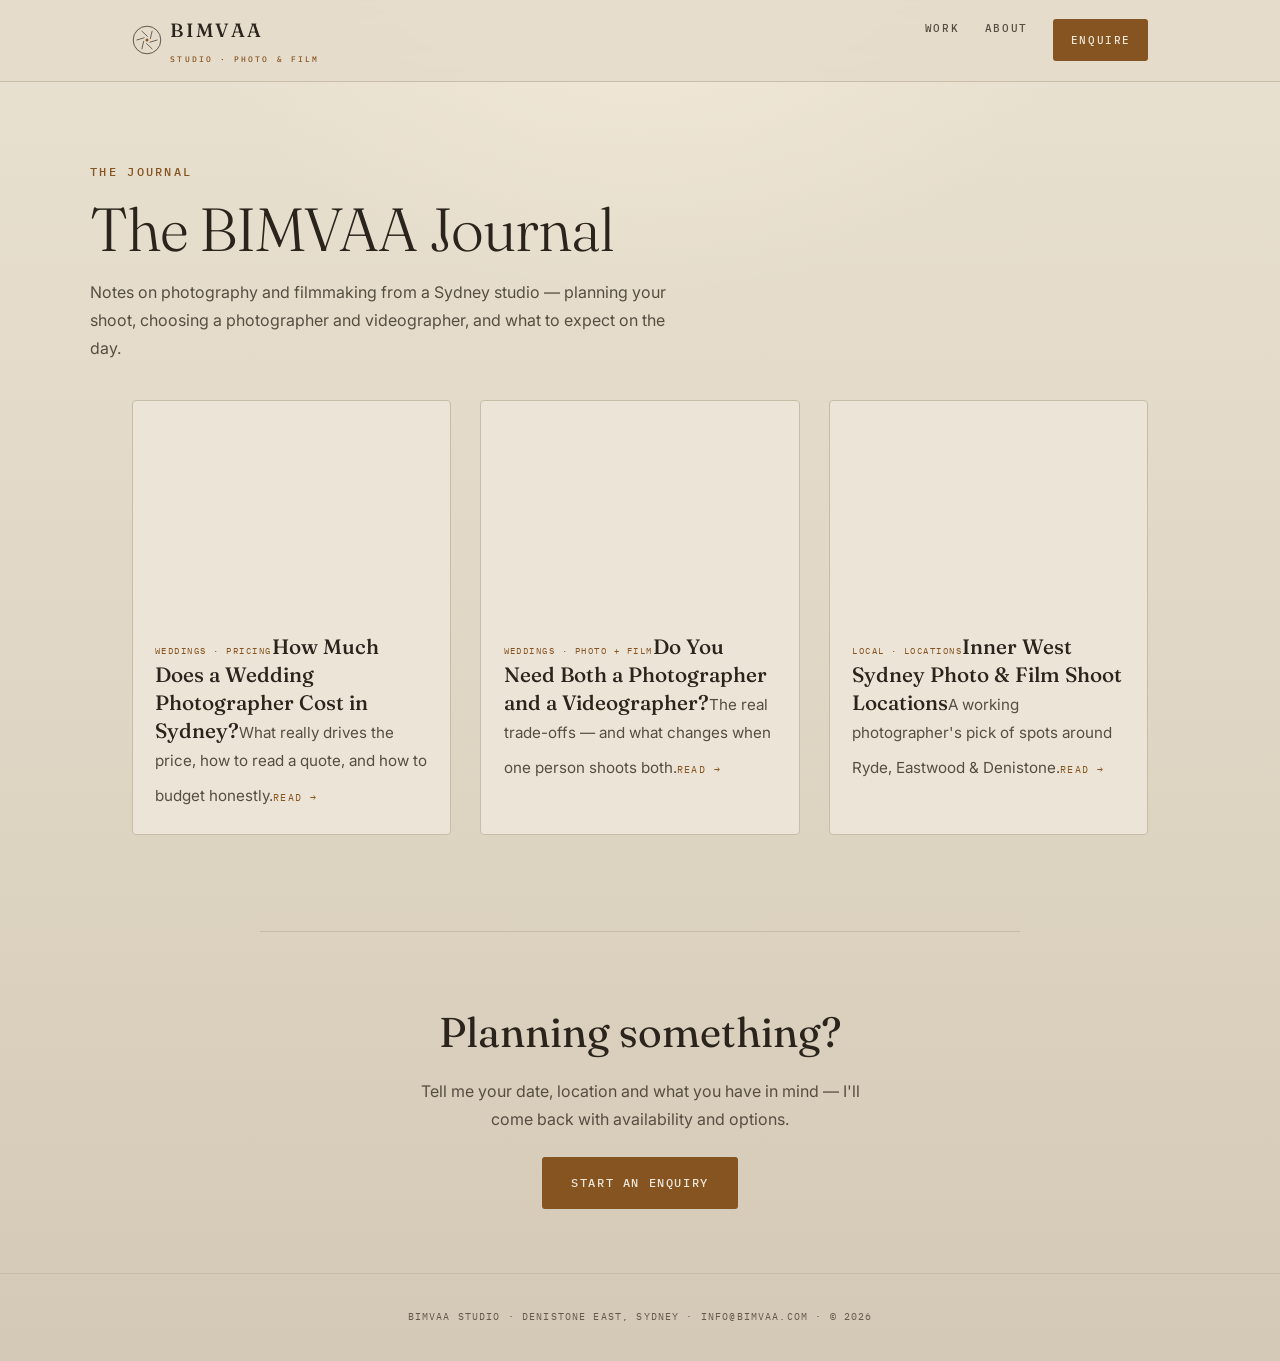
<file: journal/index.html>
<!doctype html>
<html lang="en">
<head>
<meta charset="utf-8" />
<meta name="viewport" content="width=device-width, initial-scale=1, viewport-fit=cover" />
<meta name="description" content="Notes on photography and filmmaking from a Sydney studio — planning your shoot, choosing a photographer and videographer, and what to expect on the day." />
<meta name="theme-color" content="#E4DBCB" />
<title>Journal | BIMVAA STUDIO — Photo &amp; Film, Sydney</title>
<link rel="canonical" href="https://www.bimvaa.com/journal" />
<link rel="icon" href="/favicon.svg" type="image/svg+xml" />
<meta property="og:type" content="website" />
<meta property="og:site_name" content="BIMVAA STUDIO" />
<meta property="og:title" content="The BIMVAA Journal — Photography &amp; Film notes" />
<meta property="og:description" content="Notes on photography and filmmaking from a Sydney studio." />
<meta property="og:url" content="https://www.bimvaa.com/journal" />
<link rel="preconnect" href="https://fonts.googleapis.com" />
<link rel="preconnect" href="https://fonts.gstatic.com" crossorigin />
<link href="https://fonts.googleapis.com/css2?family=Fraunces:ital,opsz,wght@0,9..144,300;0,9..144,400;1,9..144,400;0,9..144,500&family=IBM+Plex+Mono:wght@400;500&family=Inter:wght@400;500&display=swap" rel="stylesheet" />
<link rel="stylesheet" href="journal.css" />
<script type="application/ld+json">
{"@context":"https://schema.org","@type":"Blog","name":"The BIMVAA Journal","url":"https://www.bimvaa.com/journal","publisher":{"@type":"ProfessionalService","name":"BIMVAA STUDIO"},"blogPost":[
{"@type":"BlogPosting","headline":"How Much Does a Wedding Photographer Cost in Sydney?","url":"https://www.bimvaa.com/journal/wedding-photographer-cost-sydney","datePublished":"2026-06-12"},
{"@type":"BlogPosting","headline":"Do You Need Both a Photographer and a Videographer for Your Wedding?","url":"https://www.bimvaa.com/journal/photographer-and-videographer-wedding","datePublished":"2026-06-13"},
{"@type":"BlogPosting","headline":"Inner West Sydney Photo & Film Shoot Locations","url":"https://www.bimvaa.com/journal/inner-west-sydney-shoot-locations","datePublished":"2026-06-14"}]}
</script>
</head>
<body>
<header class="nav"><div class="row">
  <a class="wm" href="../index.html" aria-label="BIMVAA STUDIO — home">
    <svg viewBox="0 0 100 100" aria-hidden="true" style="color:var(--ink)"><circle cx="50" cy="50" r="46" fill="none" stroke="currentColor" stroke-width="2.4"/><g stroke="currentColor" stroke-width="2.2" stroke-linecap="round"><line x1="84" y1="50" x2="59.5" y2="57.4"/><line x1="67" y1="79.4" x2="48.3" y2="61.9"/><line x1="33" y1="79.4" x2="38.9" y2="54.5"/><line x1="16" y1="50" x2="40.5" y2="42.6"/><line x1="33" y1="20.6" x2="51.7" y2="38.1"/><line x1="67" y1="20.6" x2="61.1" y2="45.5"/></g><circle cx="50" cy="50" r="5" fill="var(--tung)"/></svg>
    <span><b>BIMVAA</b><small>Studio · Photo &amp; Film</small></span>
  </a>
  <nav class="links"><a href="../index.html">Work</a><a href="../about.html">About</a><a href="../book.html" class="cta">Enquire</a></nav>
</div></header>

<main>
  <section class="wrap wide phead">
    <p class="eyebrow">The Journal</p>
    <h1>The BIMVAA Journal</h1>
    <p class="sub">Notes on photography and filmmaking from a Sydney studio — planning your shoot, choosing a photographer and videographer, and what to expect on the day.</p>
  </section>

  <section class="wrap wide cards">
    <a class="card" href="wedding-photographer-cost-sydney.html">
      <span class="thumb" style="background-image:url('https://d8j0ntlcm91z4.cloudfront.net/user_3EGOxTBmCmVIbqJo9YMQWU0HApF/hf_20260614_160314_d9473059-50e5-42bd-a4df-d392de659051_min.webp')"></span>
      <span class="body"><span class="tag">Weddings · Pricing</span><span class="t">How Much Does a Wedding Photographer Cost in Sydney?</span><span class="d">What really drives the price, how to read a quote, and how to budget honestly.</span><span class="more">Read →</span></span>
    </a>
    <a class="card" href="photographer-and-videographer-wedding.html">
      <span class="thumb" style="background-image:url('https://d8j0ntlcm91z4.cloudfront.net/user_3EGOxTBmCmVIbqJo9YMQWU0HApF/hf_20260614_160313_ba47e08c-088e-48e4-a53a-e3c04291b30d_min.webp')"></span>
      <span class="body"><span class="tag">Weddings · Photo + Film</span><span class="t">Do You Need Both a Photographer and a Videographer?</span><span class="d">The real trade-offs — and what changes when one person shoots both.</span><span class="more">Read →</span></span>
    </a>
    <a class="card" href="inner-west-sydney-shoot-locations.html">
      <span class="thumb" style="background-image:url('https://d8j0ntlcm91z4.cloudfront.net/user_3EGOxTBmCmVIbqJo9YMQWU0HApF/hf_20260614_160315_61c1bcde-a4e0-4d7e-b0b4-da0078143690_min.webp')"></span>
      <span class="body"><span class="tag">Local · Locations</span><span class="t">Inner West Sydney Photo &amp; Film Shoot Locations</span><span class="d">A working photographer's pick of spots around Ryde, Eastwood &amp; Denistone.</span><span class="more">Read →</span></span>
    </a>
  </section>

  <section class="wrap cta-band">
    <h2>Planning something?</h2>
    <p>Tell me your date, location and what you have in mind — I'll come back with availability and options.</p>
    <a class="btn" href="../book.html">Start an enquiry</a>
  </section>
</main>

<footer>BIMVAA STUDIO · Denistone East, Sydney · <a href="mailto:info@bimvaa.com">info@bimvaa.com</a> · © <span id="y"></span></footer>
<script>document.getElementById('y').textContent=new Date().getFullYear();</script>
</body>
</html>
</file>
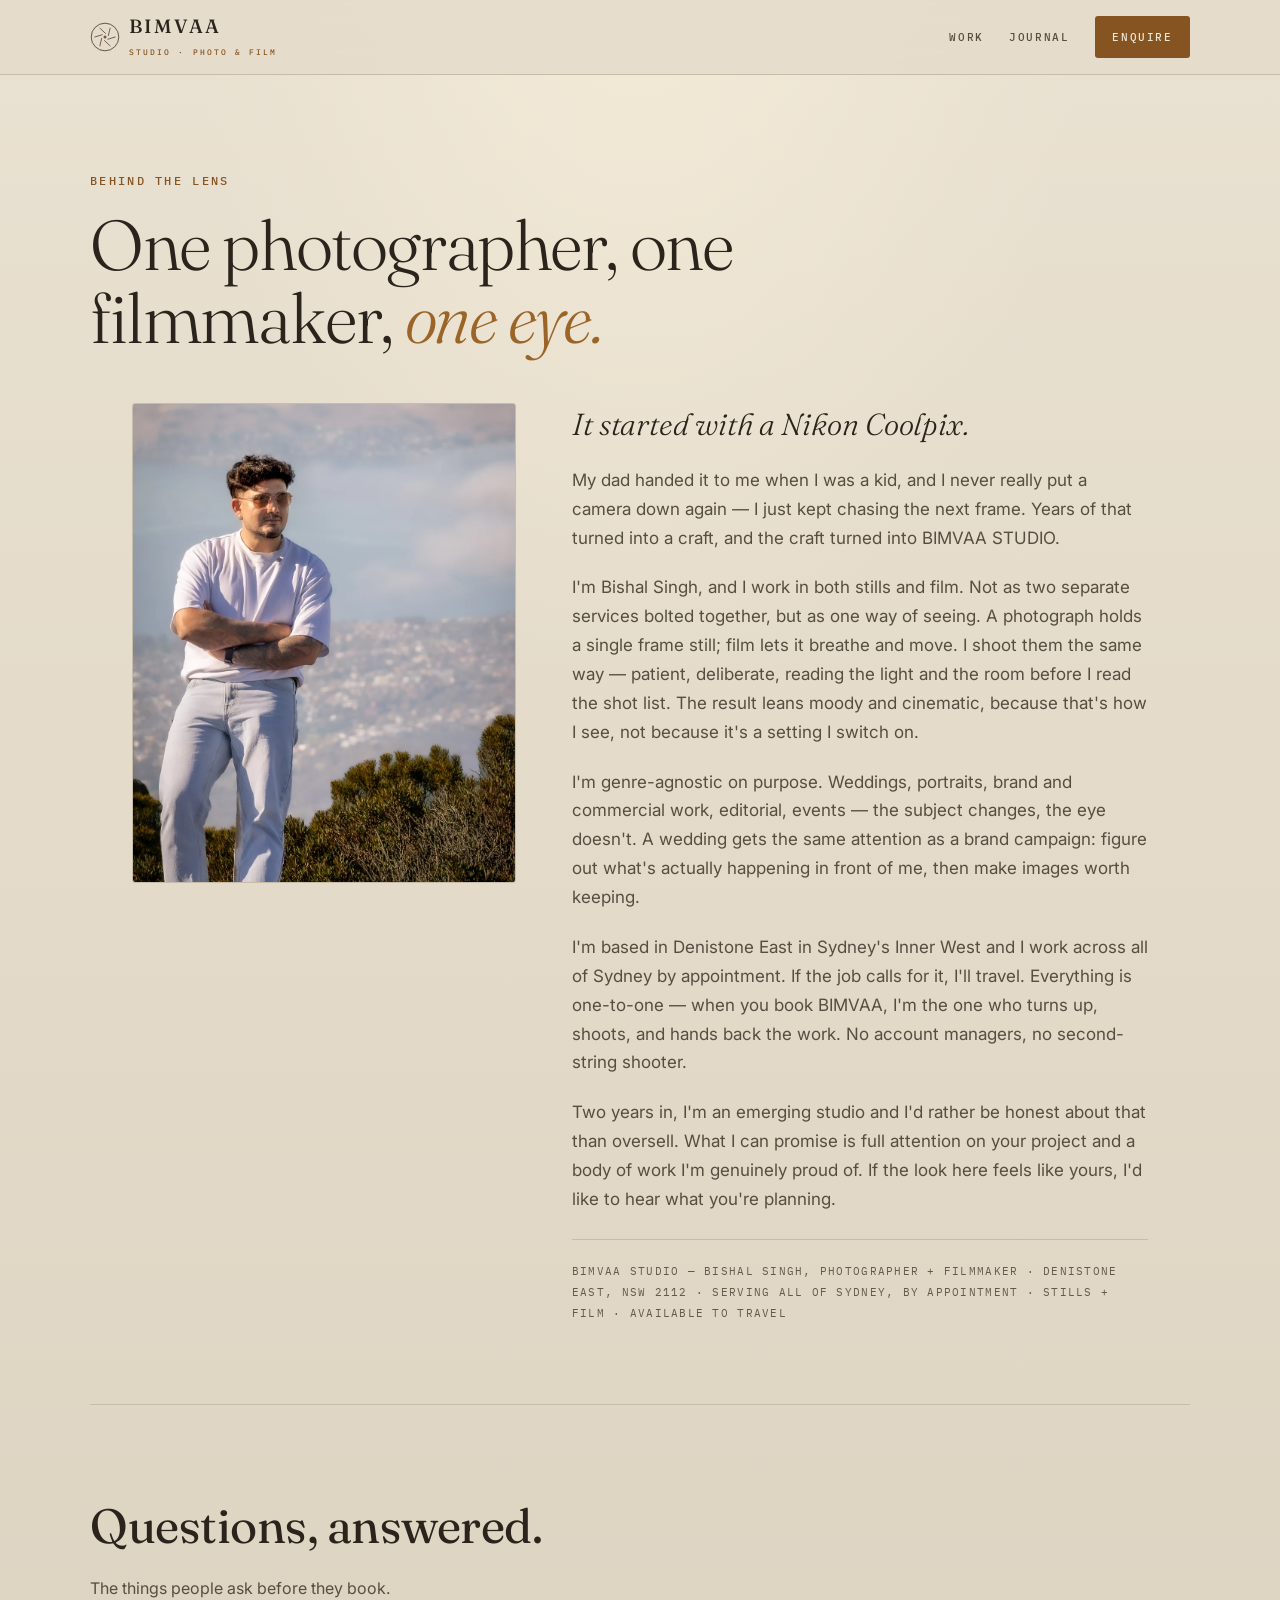
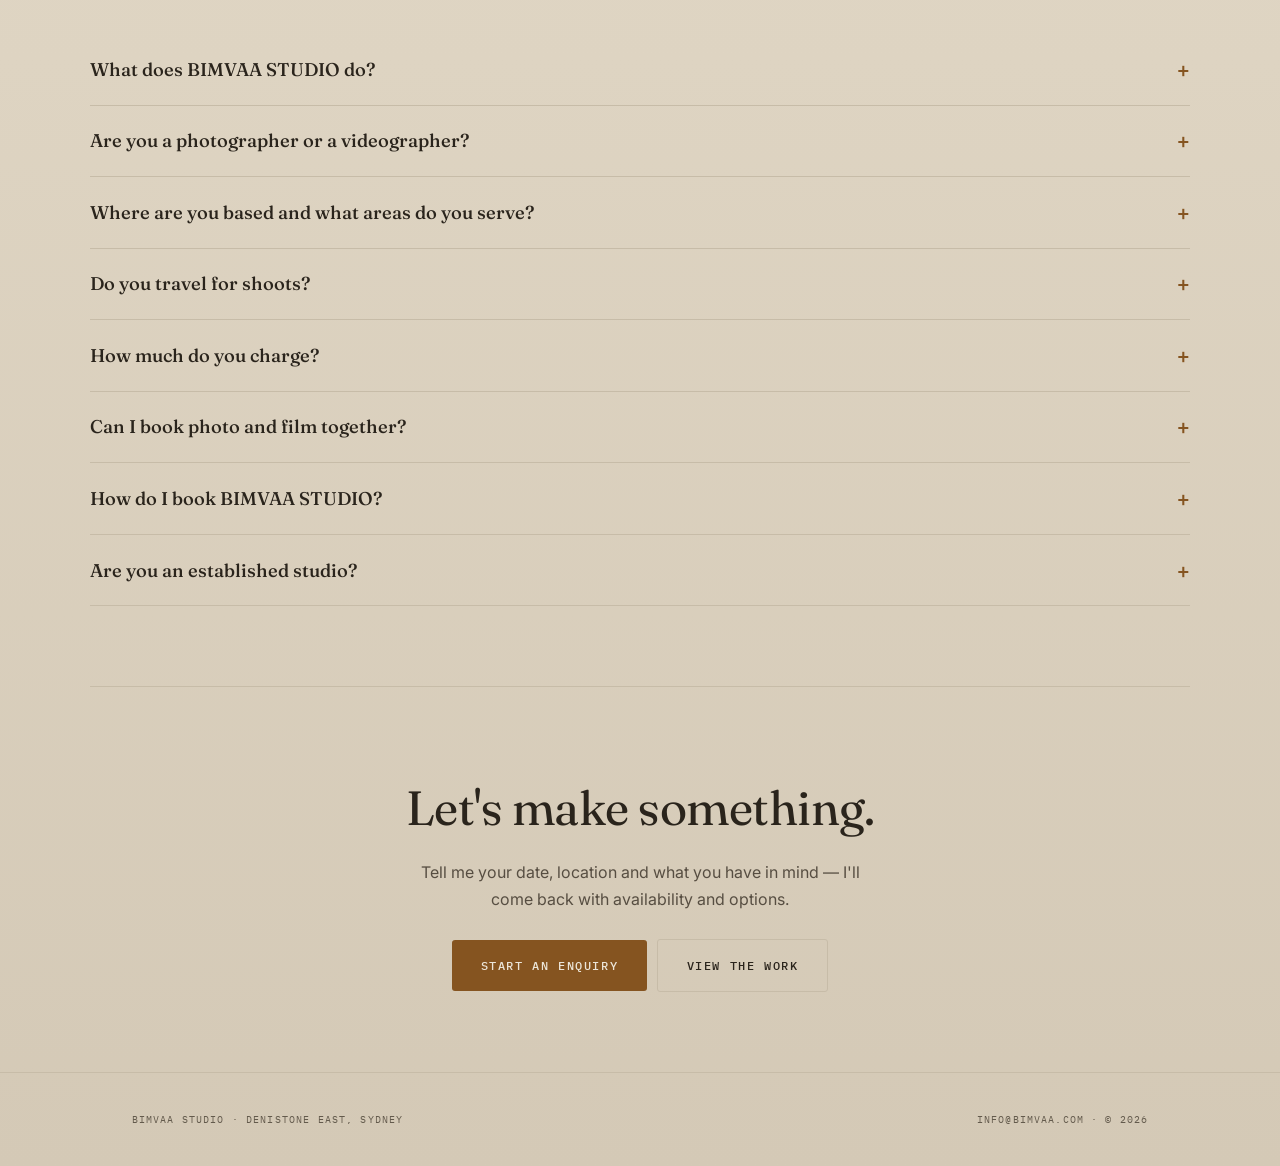
<file: about.html>
<!doctype html>
<html lang="en">
<head>
<meta charset="utf-8" />
<meta name="viewport" content="width=device-width, initial-scale=1, viewport-fit=cover" />
<meta name="description" content="Meet Bishal Singh, the photographer and filmmaker behind BIMVAA STUDIO — a moody, cinematic stills-and-film studio based in Sydney, by appointment." />
<meta name="theme-color" content="#E4DBCB" />
<title>About BIMVAA STUDIO | Bishal Singh, Sydney</title>
<link rel="canonical" href="https://www.bimvaa.com/about" />
<link rel="icon" href="/favicon.svg" type="image/svg+xml" />
<meta property="og:type" content="profile" />
<meta property="og:site_name" content="BIMVAA STUDIO" />
<meta property="og:title" content="About BIMVAA STUDIO | Bishal Singh, Sydney" />
<meta property="og:description" content="The photographer and filmmaker behind BIMVAA STUDIO — moody, cinematic stills and film across Sydney, by appointment." />
<meta property="og:url" content="https://www.bimvaa.com/about" />
<meta property="og:image" content="https://www.bimvaa.com/media/about/portrait.jpg" />
<link rel="preconnect" href="https://fonts.googleapis.com" />
<link rel="preconnect" href="https://fonts.gstatic.com" crossorigin />
<link href="https://fonts.googleapis.com/css2?family=Fraunces:ital,opsz,wght@0,9..144,300;0,9..144,400;1,9..144,400;0,9..144,500&family=IBM+Plex+Mono:wght@400;500&family=Inter:wght@400;500&display=swap" rel="stylesheet" />
<script type="application/ld+json">
{"@context":"https://schema.org","@type":"AboutPage","name":"About BIMVAA STUDIO","url":"https://www.bimvaa.com/about","mainEntity":{"@type":"Person","name":"Bishal Singh","jobTitle":"Photographer & Filmmaker","worksFor":{"@type":"ProfessionalService","name":"BIMVAA STUDIO","areaServed":{"@type":"City","name":"Sydney"},"address":{"@type":"PostalAddress","addressLocality":"Denistone East","addressRegion":"NSW","postalCode":"2112","addressCountry":"AU"}},"knowsAbout":["photography","videography","wedding films","portrait photography","brand content"]}}
</script>
<script type="application/ld+json">
{"@context":"https://schema.org","@type":"FAQPage","mainEntity":[
{"@type":"Question","name":"What does BIMVAA STUDIO do?","acceptedAnswer":{"@type":"Answer","text":"BIMVAA STUDIO is a Sydney photography and film studio run by Bishal Singh. I shoot both stills and film across weddings, portraits, brand and commercial work, editorial and events, with a moody, cinematic style."}},
{"@type":"Question","name":"Are you a photographer or a videographer?","acceptedAnswer":{"@type":"Answer","text":"Both. I work in stills and film as a single craft and give them equal emphasis, so you can book photography, film, or both from one person."}},
{"@type":"Question","name":"Where are you based and what areas do you serve?","acceptedAnswer":{"@type":"Answer","text":"I'm based in Denistone East in Sydney's Inner West (NSW 2112) and I serve all of Sydney. Sessions are by appointment."}},
{"@type":"Question","name":"Do you travel for shoots?","acceptedAnswer":{"@type":"Answer","text":"Yes — I'm available to travel depending on the job. Let me know your location and I'll confirm whether travel is included or quoted."}},
{"@type":"Question","name":"How much do you charge?","acceptedAnswer":{"@type":"Answer","text":"Pricing is quoted on enquiry and built around your shoot — the hours of coverage, location, and whether you want stills, film or both. Send me the details and I'll come back with options."}},
{"@type":"Question","name":"How do I book BIMVAA STUDIO?","acceptedAnswer":{"@type":"Answer","text":"Send an enquiry with your date, location and what you have in mind. I'll reply with availability and options, and we'll confirm from there."}},
{"@type":"Question","name":"Can I book photo and film together?","acceptedAnswer":{"@type":"Answer","text":"Yes, and it's a core part of what I offer. Because I shoot both myself, your stills and film share one visual style and the coverage is coordinated by default — no separate crews to manage."}},
{"@type":"Question","name":"What types of photography and film do you offer?","acceptedAnswer":{"@type":"Answer","text":"Weddings, portraits, brand and commercial, editorial and events. I'm genre-agnostic by choice — the subject changes, the approach stays the same."}},
{"@type":"Question","name":"What should I expect when I work with you?","acceptedAnswer":{"@type":"Answer","text":"One-to-one attention from start to finish. I'm a solo studio, so the person you enquire with is the person who plans, shoots and delivers your work."}},
{"@type":"Question","name":"Are you an established studio?","acceptedAnswer":{"@type":"Answer","text":"I'm an emerging studio — around two years working professionally — and I'd rather be honest about that than oversell. You get full focus on your project and a body of work I'm proud of."}}
]}
</script>
<style>
:root{
  --stage:#E4DBCB;--stage-2:#E8E0D1;--panel:#ECE4D6;--line:#C7BCA8;
  --ink:#2A241C;--smoke:#574E42;--faint:#635A4C;--onmedia:#ECE6D9;
  --tung:#855420;--tung-2:#9A6526;
  --d:"Fraunces",Georgia,serif;--s:"Inter",system-ui,sans-serif;--m:"IBM Plex Mono",ui-monospace,monospace;
  --gut:clamp(1.1rem,4vw,2.6rem);--ease:cubic-bezier(.16,1,.3,1);
}
*,*::before,*::after{box-sizing:border-box;margin:0;padding:0}
body{font-family:var(--s);color:var(--ink);line-height:1.7;-webkit-font-smoothing:antialiased;
  background:radial-gradient(60% 50% at 50% -5%,rgba(249,239,219,.7),transparent 60%),linear-gradient(180deg,#E9E1D1,#DED4C2 60%,#D4C9B6)}
a{color:inherit;text-decoration:none}
img,svg{display:block;max-width:100%}
::selection{background:var(--tung);color:var(--onmedia)}
:focus-visible{outline:2px solid var(--tung);outline-offset:3px}
.wrap{max-width:1100px;margin:0 auto;padding-inline:var(--gut)}
/* nav */
.nav{position:sticky;top:0;z-index:10;background:rgba(228,219,203,.82);backdrop-filter:blur(12px);border-bottom:1px solid var(--line)}
.nav .row{display:flex;align-items:center;justify-content:space-between;gap:1rem;padding:.9rem 0}
.wm{display:flex;align-items:center;gap:.55rem;color:var(--ink)}
.wm svg{width:30px;height:30px;flex:none}
.wm b{font-family:var(--d);font-weight:500;font-size:1.2rem;letter-spacing:.12em;line-height:1}
.wm small{display:block;font-family:var(--m);font-weight:500;font-size:.5rem;letter-spacing:.26em;text-transform:uppercase;color:var(--tung);margin-top:.28rem}
.links{display:flex;align-items:center;gap:1.6rem;font-family:var(--m);font-weight:500;font-size:.7rem;letter-spacing:.14em;text-transform:uppercase}
.links a{color:var(--smoke);transition:color .25s}.links a:hover{color:var(--ink)}
.links .cta{color:var(--onmedia);background:var(--tung);padding:.7rem 1.1rem;border-radius:3px}
.links .cta:hover{background:var(--tung-2);color:var(--onmedia)}
@media(max-width:620px){.nav .row{flex-wrap:wrap;row-gap:.7rem}.links{width:100%;justify-content:space-between;gap:.7rem;font-size:.64rem}}
/* hero */
.hero{padding:clamp(3.5rem,8vw,6rem) 0 clamp(2rem,4vw,3rem)}
.eyebrow{font-family:var(--m);font-weight:500;font-size:.72rem;letter-spacing:.2em;text-transform:uppercase;color:var(--tung);margin-bottom:1.1rem}
h1{font-family:var(--d);font-weight:300;font-size:clamp(2.4rem,6vw,4.4rem);line-height:1.04;letter-spacing:-.02em;max-width:16ch}
h1 em{font-style:italic;color:var(--tung-2)}
/* body */
.about{display:grid;grid-template-columns:1fr;gap:clamp(2rem,5vw,3.5rem);padding-bottom:clamp(3rem,7vw,5rem)}
.portrait{aspect-ratio:4/5;border:1px solid var(--line);border-radius:3px;overflow:hidden;max-width:420px;
  background-size:cover;background-position:center;
  background-image:url('/media/about/portrait.webp')}
.prose p{font-size:1.0625rem;color:var(--smoke);margin-bottom:1.3rem;max-width:60ch}
.prose p.lead{font-family:var(--d);font-weight:300;font-style:italic;font-size:clamp(1.4rem,2.6vw,1.9rem);line-height:1.4;color:var(--ink)}
.facts{margin-top:1.6rem;padding-top:1.3rem;border-top:1px solid var(--line);font-family:var(--m);font-size:.66rem;letter-spacing:.12em;text-transform:uppercase;color:var(--faint);line-height:2}
@media(min-width:860px){.about{grid-template-columns:.8fr 1.2fr;align-items:start}}
/* faq */
.faq{padding:clamp(3rem,7vw,5rem) 0;border-top:1px solid var(--line)}
.faq h2,.cta-band h2{font-family:var(--d);font-weight:400;font-size:clamp(2rem,4.5vw,3rem);letter-spacing:-.01em;margin-bottom:.5rem}
.faq .sub{color:var(--smoke);margin-bottom:2rem}
details{border-bottom:1px solid var(--line);padding:1.1rem 0}
summary{font-family:var(--d);font-weight:500;font-size:1.15rem;cursor:pointer;list-style:none;display:flex;justify-content:space-between;align-items:center;gap:1rem;color:var(--ink)}
summary::-webkit-details-marker{display:none}
summary::after{content:"+";font-family:var(--m);color:var(--tung);font-size:1.3rem;transition:transform .25s}
details[open] summary::after{transform:rotate(45deg)}
details p{color:var(--smoke);margin-top:.8rem;max-width:64ch}
/* cta + footer */
.cta-band{text-align:center;padding:clamp(3rem,7vw,5rem) 0;border-top:1px solid var(--line)}
.cta-band p{color:var(--smoke);margin:.6rem auto 1.6rem;max-width:46ch}
.btn{display:inline-block;font-family:var(--m);font-weight:500;font-size:.72rem;letter-spacing:.14em;text-transform:uppercase;
  padding:1rem 1.8rem;border-radius:3px;background:var(--tung);color:var(--onmedia);transition:background .3s}
.btn:hover{background:var(--tung-2)}
.btn.ghost{background:transparent;color:var(--ink);border:1px solid var(--line);margin-left:.6rem}
.btn.ghost:hover{border-color:var(--tung);color:var(--tung)}
footer{border-top:1px solid var(--line);padding:2.4rem 0;font-family:var(--m);font-size:.6rem;letter-spacing:.12em;text-transform:uppercase;color:var(--faint)}
footer .frow{display:flex;flex-wrap:wrap;gap:.6rem 1.6rem;justify-content:space-between;align-items:center}
footer a:hover{color:var(--tung)}
</style>
</head>
<body>
<header class="nav"><div class="wrap row">
  <a class="wm" href="index.html" aria-label="BIMVAA STUDIO — home">
    <svg viewBox="0 0 100 100" aria-hidden="true" style="color:var(--ink)"><circle cx="50" cy="50" r="46" fill="none" stroke="currentColor" stroke-width="2.4"/><g stroke="currentColor" stroke-width="2.2" stroke-linecap="round"><line x1="84" y1="50" x2="59.5" y2="57.4"/><line x1="67" y1="79.4" x2="48.3" y2="61.9"/><line x1="33" y1="79.4" x2="38.9" y2="54.5"/><line x1="16" y1="50" x2="40.5" y2="42.6"/><line x1="33" y1="20.6" x2="51.7" y2="38.1"/><line x1="67" y1="20.6" x2="61.1" y2="45.5"/></g><circle cx="50" cy="50" r="5" fill="var(--tung)"/></svg>
    <span><b>BIMVAA</b><small>Studio · Photo &amp; Film</small></span>
  </a>
  <nav class="links">
    <a href="index.html">Work</a>
    <a href="journal/index.html">Journal</a>
    <a href="book.html" class="cta">Enquire</a>
  </nav>
</div></header>

<main>
  <section class="hero wrap">
    <p class="eyebrow">Behind the lens</p>
    <h1>One photographer, one filmmaker, <em>one eye.</em></h1>
  </section>

  <section class="about wrap">
    <div class="portrait" role="img" aria-label="Bishal Singh, BIMVAA STUDIO"></div>
    <div class="prose">
      <p class="lead">It started with a Nikon Coolpix.</p>
      <p>My dad handed it to me when I was a kid, and I never really put a camera down again — I just kept chasing the next frame. Years of that turned into a craft, and the craft turned into BIMVAA STUDIO.</p>
      <p>I'm Bishal Singh, and I work in both stills and film. Not as two separate services bolted together, but as one way of seeing. A photograph holds a single frame still; film lets it breathe and move. I shoot them the same way — patient, deliberate, reading the light and the room before I read the shot list. The result leans moody and cinematic, because that's how I see, not because it's a setting I switch on.</p>
      <p>I'm genre-agnostic on purpose. Weddings, portraits, brand and commercial work, editorial, events — the subject changes, the eye doesn't. A wedding gets the same attention as a brand campaign: figure out what's actually happening in front of me, then make images worth keeping.</p>
      <p>I'm based in Denistone East in Sydney's Inner West and I work across all of Sydney by appointment. If the job calls for it, I'll travel. Everything is one-to-one — when you book BIMVAA, I'm the one who turns up, shoots, and hands back the work. No account managers, no second-string shooter.</p>
      <p>Two years in, I'm an emerging studio and I'd rather be honest about that than oversell. What I can promise is full attention on your project and a body of work I'm genuinely proud of. If the look here feels like yours, I'd like to hear what you're planning.</p>
      <div class="facts">BIMVAA STUDIO — Bishal Singh, photographer + filmmaker · Denistone East, NSW 2112 · serving all of Sydney, by appointment · stills + film · available to travel</div>
    </div>
  </section>

  <section class="faq wrap">
    <h2>Questions, answered.</h2>
    <p class="sub">The things people ask before they book.</p>
    <details><summary>What does BIMVAA STUDIO do?</summary><p>BIMVAA STUDIO is a Sydney photography and film studio run by Bishal Singh. I shoot both stills and film across weddings, portraits, brand and commercial work, editorial and events, with a moody, cinematic style.</p></details>
    <details><summary>Are you a photographer or a videographer?</summary><p>Both. I work in stills and film as a single craft and give them equal emphasis, so you can book photography, film, or both from one person.</p></details>
    <details><summary>Where are you based and what areas do you serve?</summary><p>I'm based in Denistone East in Sydney's Inner West (NSW 2112) and I serve all of Sydney. Sessions are by appointment.</p></details>
    <details><summary>Do you travel for shoots?</summary><p>Yes — I'm available to travel depending on the job. Let me know your location and I'll confirm whether travel is included or quoted.</p></details>
    <details><summary>How much do you charge?</summary><p>Pricing is quoted on enquiry and built around your shoot — the hours of coverage, location, and whether you want stills, film or both. Send me the details and I'll come back with options.</p></details>
    <details><summary>Can I book photo and film together?</summary><p>Yes, and it's a core part of what I offer. Because I shoot both myself, your stills and film share one visual style and the coverage is coordinated by default — no separate crews to manage.</p></details>
    <details><summary>How do I book BIMVAA STUDIO?</summary><p>Send an enquiry with your date, location and what you have in mind. I'll reply with availability and options, and we'll confirm from there.</p></details>
    <details><summary>Are you an established studio?</summary><p>I'm an emerging studio — around two years working professionally — and I'd rather be honest about that than oversell. You get full focus on your project and a body of work I'm proud of.</p></details>
  </section>

  <section class="cta-band wrap">
    <h2>Let's make something.</h2>
    <p>Tell me your date, location and what you have in mind — I'll come back with availability and options.</p>
    <a class="btn" href="book.html">Start an enquiry</a><a class="btn ghost" href="index.html">View the work</a>
  </section>
</main>

<footer><div class="wrap frow">
  <span>BIMVAA STUDIO · Denistone East, Sydney</span>
  <span><a href="mailto:info@bimvaa.com">info@bimvaa.com</a> · © <span id="y"></span></span>
</div></footer>
<script>document.getElementById('y').textContent=new Date().getFullYear();</script>
</body>
</html>
</file>
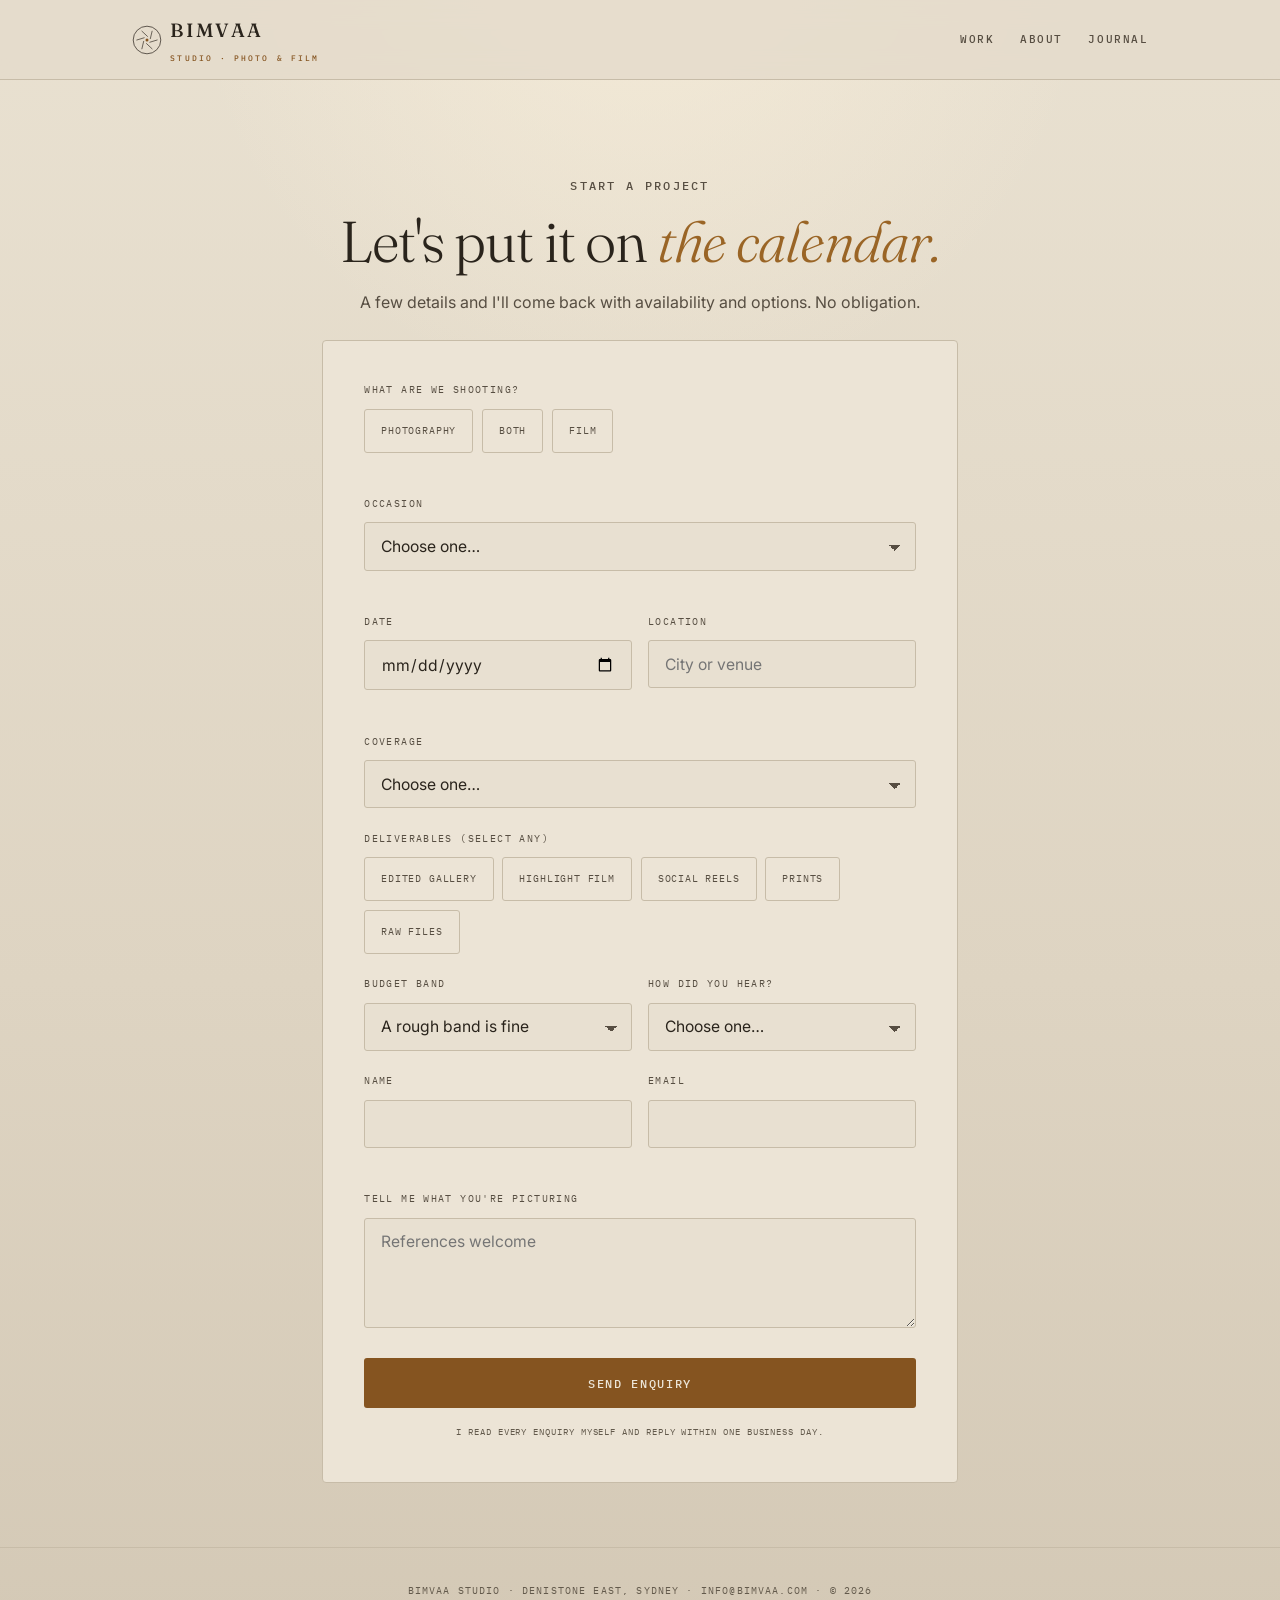
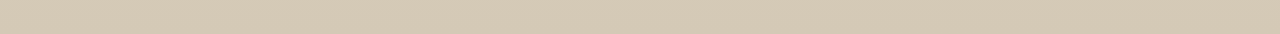
<file: book.html>
<!doctype html>
<html lang="en">
<head>
<meta charset="utf-8" />
<meta name="viewport" content="width=device-width, initial-scale=1, viewport-fit=cover" />
<meta name="description" content="Enquire with BIMVAA STUDIO — Sydney photography and film by appointment. Send your date, location and brief for availability and options." />
<meta name="theme-color" content="#E4DBCB" />
<title>Enquire | BIMVAA STUDIO — Photography &amp; Film, Sydney</title>
<link rel="canonical" href="https://www.bimvaa.com/book" />
<link rel="icon" href="/favicon.svg" type="image/svg+xml" />
<meta property="og:type" content="website" />
<meta property="og:site_name" content="BIMVAA STUDIO" />
<meta property="og:title" content="Enquire | BIMVAA STUDIO" />
<meta property="og:description" content="Start a project with BIMVAA STUDIO — Sydney photography and film, by appointment." />
<meta property="og:url" content="https://www.bimvaa.com/book" />
<link rel="preconnect" href="https://fonts.googleapis.com" />
<link rel="preconnect" href="https://fonts.gstatic.com" crossorigin />
<link href="https://fonts.googleapis.com/css2?family=Fraunces:ital,opsz,wght@0,9..144,300;0,9..144,400;1,9..144,400;0,9..144,500&family=IBM+Plex+Mono:wght@400;500&family=Inter:wght@400;500&display=swap" rel="stylesheet" />
<script type="application/ld+json">
{"@context":"https://schema.org","@type":"ContactPage","name":"Enquire | BIMVAA STUDIO","url":"https://www.bimvaa.com/book","about":{"@type":"ProfessionalService","name":"BIMVAA STUDIO","areaServed":{"@type":"City","name":"Sydney"}}}
</script>
<style>
:root{--stage:#E4DBCB;--stage-2:#E8E0D1;--panel:#ECE4D6;--line:#C7BCA8;--ink:#2A241C;--smoke:#574E42;--faint:#635A4C;--onmedia:#ECE6D9;--tung:#855420;--tung-2:#9A6526;--rec:#AC3427;
  --d:"Fraunces",Georgia,serif;--s:"Inter",system-ui,sans-serif;--m:"IBM Plex Mono",ui-monospace,monospace;--gut:clamp(1.1rem,4vw,2.6rem);--ease:cubic-bezier(.16,1,.3,1)}
*,*::before,*::after{box-sizing:border-box;margin:0;padding:0}
body{font-family:var(--s);color:var(--ink);line-height:1.7;-webkit-font-smoothing:antialiased;background:radial-gradient(60% 50% at 50% -5%,rgba(249,239,219,.7),transparent 60%),linear-gradient(180deg,#E9E1D1,#DED4C2 60%,#D4C9B6);min-height:100vh}
a{color:inherit;text-decoration:none}svg{display:block}
::selection{background:var(--tung);color:var(--onmedia)}
:focus-visible{outline:2px solid var(--tung);outline-offset:3px}
.wrap{max-width:720px;margin:0 auto;padding-inline:var(--gut)}
.nav{position:sticky;top:0;z-index:10;background:rgba(228,219,203,.82);backdrop-filter:blur(12px);border-bottom:1px solid var(--line)}
.nav .row{max-width:1100px;margin:0 auto;display:flex;align-items:center;justify-content:space-between;gap:1rem;padding:.9rem var(--gut)}
.wm{display:flex;align-items:center;gap:.55rem}.wm svg{width:30px;height:30px}
.wm b{font-family:var(--d);font-weight:500;font-size:1.2rem;letter-spacing:.12em}
.wm small{display:block;font-family:var(--m);font-weight:500;font-size:.5rem;letter-spacing:.26em;text-transform:uppercase;color:var(--tung);margin-top:.28rem}
.links{display:flex;gap:1.6rem;font-family:var(--m);font-weight:500;font-size:.7rem;letter-spacing:.14em;text-transform:uppercase}
.links a{color:var(--smoke)}.links a:hover{color:var(--ink)}
@media(max-width:560px){.nav .row{flex-wrap:wrap;row-gap:.7rem}.links{width:100%;justify-content:space-between;gap:.7rem;font-size:.64rem}}
.head{padding:clamp(3rem,7vw,5rem) 0 1.5rem;text-align:center}
.eyebrow{font-family:var(--m);font-weight:500;font-size:.72rem;letter-spacing:.2em;text-transform:uppercase;color:var(--tung);margin-bottom:1rem}
h1{font-family:var(--d);font-weight:300;font-size:clamp(2.2rem,5.5vw,3.6rem);line-height:1.05;letter-spacing:-.02em}
h1 em{font-style:italic;color:var(--tung-2)}
.head p{color:var(--smoke);margin-top:1rem}
form{background:var(--panel);border:1px solid var(--line);border-radius:4px;padding:clamp(1.5rem,4vw,2.6rem);margin-bottom:4rem}
.field{margin-bottom:1.4rem}
.lbl{display:block;font-family:var(--m);font-size:.62rem;letter-spacing:.14em;text-transform:uppercase;color:var(--smoke);margin-bottom:.6rem}
input,select,textarea{width:100%;background:var(--stage-2);border:1px solid var(--line);border-radius:3px;padding:.85rem 1rem;color:var(--ink);font-size:.98rem;font-family:var(--s)}
input:focus,select:focus,textarea:focus{outline:none;border-color:var(--tung)}
textarea{resize:vertical;min-height:110px}
select{appearance:none;background-image:linear-gradient(45deg,transparent 50%,var(--smoke) 50%),linear-gradient(135deg,var(--smoke) 50%,transparent 50%);background-position:calc(100% - 20px) 55%,calc(100% - 14px) 55%;background-size:6px 6px;background-repeat:no-repeat}
.two{display:grid;grid-template-columns:1fr 1fr;gap:1rem}
@media(max-width:520px){.two{grid-template-columns:1fr}}
.opts{display:flex;flex-wrap:wrap;gap:.55rem}
.opt{position:relative}
.opt input{position:absolute;opacity:0;inset:0;cursor:pointer}
.opt span{display:inline-flex;align-items:center;min-height:44px;padding:.6rem 1rem;border:1px solid var(--line);border-radius:3px;font-family:var(--m);font-size:.64rem;letter-spacing:.08em;text-transform:uppercase;color:var(--smoke);transition:.2s}
.opt input:checked+span{background:var(--tung);color:var(--onmedia);border-color:var(--tung)}
.opt input:focus-visible+span{outline:2px solid var(--tung);outline-offset:2px}
.err{display:block;color:var(--rec);font-family:var(--m);font-size:.58rem;letter-spacing:.05em;margin-top:.5rem;min-height:.8rem}
.field.bad input,.field.bad select{border-color:var(--rec)}
.btn{width:100%;font-family:var(--m);font-weight:500;font-size:.74rem;letter-spacing:.14em;text-transform:uppercase;padding:1.1rem;border:none;border-radius:3px;background:var(--tung);color:var(--onmedia);cursor:pointer;transition:background .3s}
.btn:hover{background:var(--tung-2)}
.note{font-family:var(--m);font-size:.58rem;letter-spacing:.1em;text-transform:uppercase;color:var(--faint);text-align:center;margin-top:1rem}
.confirm{display:none;text-align:center;background:var(--panel);border:1px solid var(--line);border-radius:4px;padding:clamp(2rem,5vw,3.4rem);margin-bottom:4rem}
.confirm.show{display:block}
.confirm .rg{width:64px;height:64px;margin:0 auto 1.3rem;border-radius:50%;border:1px solid var(--tung);display:grid;place-items:center}
.confirm .rg::after{content:"";width:20px;height:11px;border-left:2px solid var(--tung);border-bottom:2px solid var(--tung);transform:rotate(-45deg) translate(1px,-2px)}
.confirm h2{font-family:var(--d);font-weight:400;font-size:2rem;margin-bottom:.8rem}
.confirm p{color:var(--smoke);max-width:42ch;margin:0 auto .5rem}
.confirm .ref{display:inline-block;margin-top:1.2rem;font-family:var(--m);font-size:.72rem;letter-spacing:.14em;color:var(--tung);border:1px dashed var(--line);padding:.6rem 1.1rem;border-radius:3px}
footer{border-top:1px solid var(--line);padding:2.2rem var(--gut);font-family:var(--m);font-size:.6rem;letter-spacing:.12em;text-transform:uppercase;color:var(--faint);text-align:center}
</style>
</head>
<body>
<header class="nav"><div class="row">
  <a class="wm" href="index.html" aria-label="BIMVAA STUDIO — home">
    <svg viewBox="0 0 100 100" aria-hidden="true" style="color:var(--ink)"><circle cx="50" cy="50" r="46" fill="none" stroke="currentColor" stroke-width="2.4"/><g stroke="currentColor" stroke-width="2.2" stroke-linecap="round"><line x1="84" y1="50" x2="59.5" y2="57.4"/><line x1="67" y1="79.4" x2="48.3" y2="61.9"/><line x1="33" y1="79.4" x2="38.9" y2="54.5"/><line x1="16" y1="50" x2="40.5" y2="42.6"/><line x1="33" y1="20.6" x2="51.7" y2="38.1"/><line x1="67" y1="20.6" x2="61.1" y2="45.5"/></g><circle cx="50" cy="50" r="5" fill="var(--tung)"/></svg>
    <span><b>BIMVAA</b><small>Studio · Photo &amp; Film</small></span>
  </a>
  <nav class="links"><a href="index.html">Work</a><a href="about.html">About</a><a href="journal/index.html">Journal</a></nav>
</div></header>

<main class="wrap">
  <div class="head">
    <p class="eyebrow">Start a project</p>
    <h1>Let's put it on <em>the calendar.</em></h1>
    <p>A few details and I'll come back with availability and options. No obligation.</p>
  </div>

  <!-- TO GO LIVE: set action to your Formspree endpoint and method POST, then delete the JS preventDefault block.
       e.g. <form action="https://formspree.io/f/yourID" method="POST"> -->
  <form id="bk" novalidate>
    <div class="field">
      <span class="lbl">What are we shooting?</span>
      <div class="opts" role="group" aria-label="Medium">
        <label class="opt"><input type="radio" name="medium" value="Photography"><span>Photography</span></label>
        <label class="opt"><input type="radio" name="medium" value="Both"><span>Both</span></label>
        <label class="opt"><input type="radio" name="medium" value="Videography"><span>Film</span></label>
      </div>
      <span class="err" id="e-medium" aria-live="polite"></span>
    </div>
    <div class="field"><label class="lbl" for="occasion">Occasion</label>
      <select id="occasion" name="occasion"><option value="">Choose one…</option><option>Wedding</option><option>Portraiture</option><option>Brand / Commercial</option><option>Event</option><option>Editorial / Fashion</option><option>Music / Performance</option><option>Other</option></select>
      <span class="err"></span></div>
    <div class="two">
      <div class="field"><label class="lbl" for="date">Date</label><input type="date" id="date" name="date"><span class="err"></span></div>
      <div class="field"><label class="lbl" for="location">Location</label><input type="text" id="location" name="location" placeholder="City or venue"><span class="err"></span></div>
    </div>
    <div class="field"><label class="lbl" for="coverage">Coverage</label>
      <select id="coverage" name="coverage"><option value="">Choose one…</option><option>A few hours</option><option>Half day</option><option>Full day</option><option>Multi-day</option></select></div>
    <div class="field">
      <span class="lbl">Deliverables (select any)</span>
      <div class="opts" role="group" aria-label="Deliverables">
        <label class="opt"><input type="checkbox" name="deliverables" value="Edited gallery"><span>Edited gallery</span></label>
        <label class="opt"><input type="checkbox" name="deliverables" value="Highlight film"><span>Highlight film</span></label>
        <label class="opt"><input type="checkbox" name="deliverables" value="Social reels"><span>Social reels</span></label>
        <label class="opt"><input type="checkbox" name="deliverables" value="Prints"><span>Prints</span></label>
        <label class="opt"><input type="checkbox" name="deliverables" value="Raw files"><span>Raw files</span></label>
      </div>
    </div>
    <div class="two">
      <div class="field"><label class="lbl" for="budget">Budget band</label>
        <select id="budget" name="budget"><option value="">A rough band is fine</option><option>$1,000 – $2,500</option><option>$2,500 – $5,000</option><option>$5,000 – $10,000</option><option>$10,000 +</option></select></div>
      <div class="field"><label class="lbl" for="hear">How did you hear?</label>
        <select id="hear" name="hear"><option value="">Choose one…</option><option>Instagram</option><option>Referral</option><option>Google</option><option>Other</option></select></div>
    </div>
    <div class="two">
      <div class="field"><label class="lbl" for="name">Name</label><input type="text" id="name" name="name" autocomplete="name"><span class="err"></span></div>
      <div class="field"><label class="lbl" for="email">Email</label><input type="email" id="email" name="email" autocomplete="email"><span class="err"></span></div>
    </div>
    <div class="field"><label class="lbl" for="message">Tell me what you're picturing</label><textarea id="message" name="message" placeholder="References welcome"></textarea></div>
    <button class="btn" type="submit">Send enquiry</button>
    <p class="note">I read every enquiry myself and reply within one business day.</p>
  </form>

  <div class="confirm" id="confirm" aria-live="polite">
    <div class="rg"></div>
    <h2>Enquiry sent.</h2>
    <p>Thanks — it's with me. I'll reply within one business day with availability and options.</p>
    <span class="ref" id="ref">BV-000000-0000</span>
  </div>
</main>

<footer>BIMVAA STUDIO · Denistone East, Sydney · <a href="mailto:info@bimvaa.com">info@bimvaa.com</a> · © <span id="y"></span></footer>
<script>
(function(){
  var $=function(s){return document.querySelector(s);};
  var pad=function(n){return(n<10?'0':'')+n;};
  var d=$('#date'); (function(){var t=new Date();d.min=t.getFullYear()+'-'+pad(t.getMonth()+1)+'-'+pad(t.getDate());})();
  $('#y').textContent=new Date().getFullYear();
  function setErr(el,msg){var f=el.closest('.field');f.classList.toggle('bad',!!msg);var e=f.querySelector('.err');if(e)e.textContent=msg||'';el.setAttribute('aria-invalid',msg?'true':'false');}
  var form=$('#bk');
  form.addEventListener('submit',function(ev){
    ev.preventDefault();
    var ok=true;
    if(!form.querySelector('input[name=medium]:checked')){$('#e-medium').textContent='Pick one to continue.';ok=false;}else $('#e-medium').textContent='';
    var oc=$('#occasion');if(!oc.value){setErr(oc,'Choose an occasion.');ok=false;}else setErr(oc,'');
    if(!d.value){setErr(d,'Pick a date — flexible is fine.');ok=false;}else setErr(d,'');
    var lo=$('#location');if(!lo.value.trim()){setErr(lo,'Where is the shoot?');ok=false;}else setErr(lo,'');
    var nm=$('#name');if(!nm.value.trim()){setErr(nm,'Just need a name.');ok=false;}else setErr(nm,'');
    var em=$('#email');if(!/^[^\s@]+@[^\s@]+\.[^\s@]+$/.test(em.value)){setErr(em,'Enter a valid email.');ok=false;}else setErr(em,'');
    if(!ok){var bad=form.querySelector('.bad input,.bad select,#e-medium');if(bad&&bad.focus)bad.focus();return;}
    var t=new Date(),ref='BV-'+String(t.getFullYear()).slice(2)+pad(t.getMonth()+1)+pad(t.getDate())+'-'+Math.floor(1000+Math.random()*9000);
    var btn=form.querySelector('button[type=submit]');if(btn){btn.disabled=true;btn.textContent='Sending…';}
    var deliv=[].slice.call(form.querySelectorAll('input[name=deliverables]:checked')).map(function(c){return c.value;}).join(', ');
    var payload={_subject:'New enquiry — '+nm.value+' ('+ref+')',reference:ref,
      medium:(form.querySelector('input[name=medium]:checked')||{}).value||'',occasion:oc.value,date:d.value,location:lo.value,
      coverage:$('#coverage').value,deliverables:deliv,budget:$('#budget').value,heard_via:$('#hear').value,
      name:nm.value,email:em.value,phone:$('#phone').value,message:$('#message').value};
    fetch('https://formspree.io/f/xpqekvqa',{method:'POST',headers:{'Content-Type':'application/json','Accept':'application/json'},body:JSON.stringify(payload)})
      .then(function(r){ if(r.ok){ $('#ref').textContent=ref;form.style.display='none';$('#confirm').classList.add('show');$('#confirm').scrollIntoView({behavior:'smooth',block:'center'}); }
        else { if(btn){btn.disabled=false;btn.textContent='Send enquiry';} alert('Sorry — something went wrong sending your enquiry. Please email info@bimvaa.com.'); } })
      .catch(function(){ if(btn){btn.disabled=false;btn.textContent='Send enquiry';} alert('Network error — please email info@bimvaa.com or try again.'); });
  });
})();
</script>
</body>
</html>
</file>
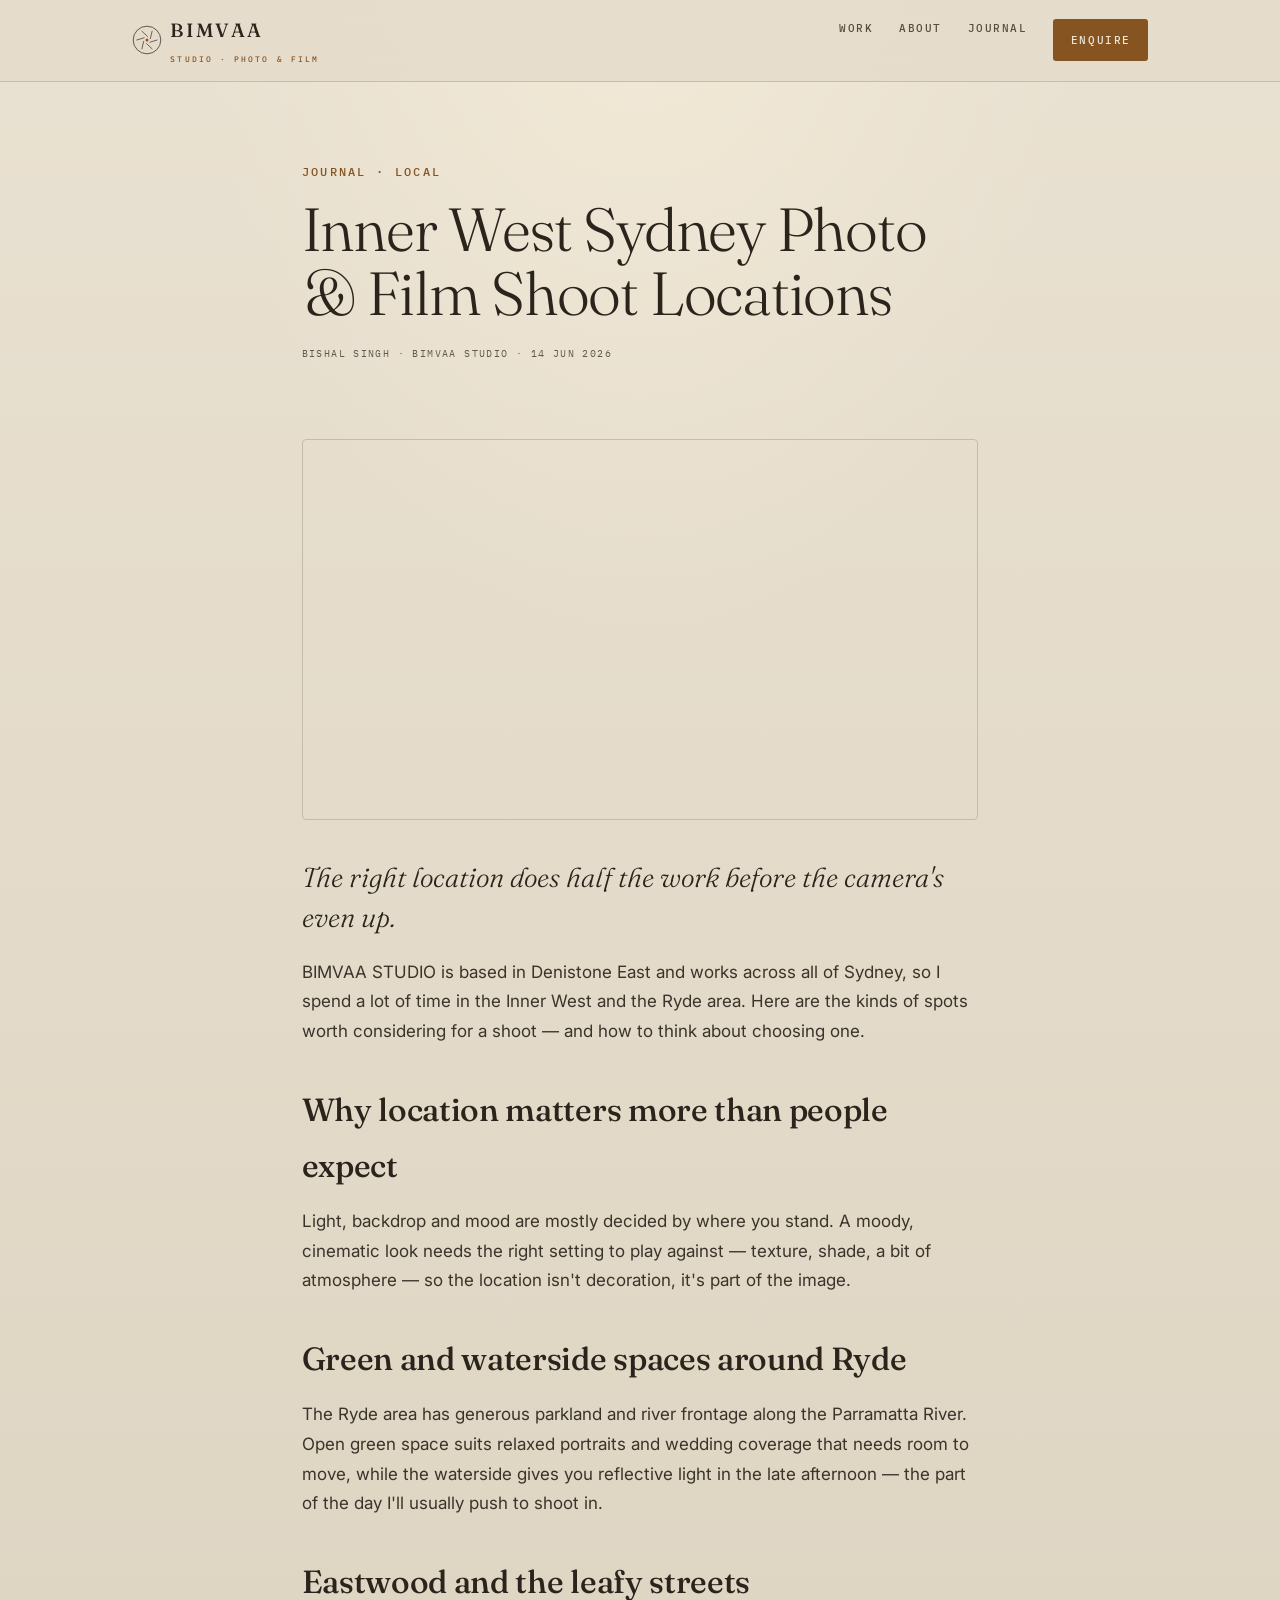
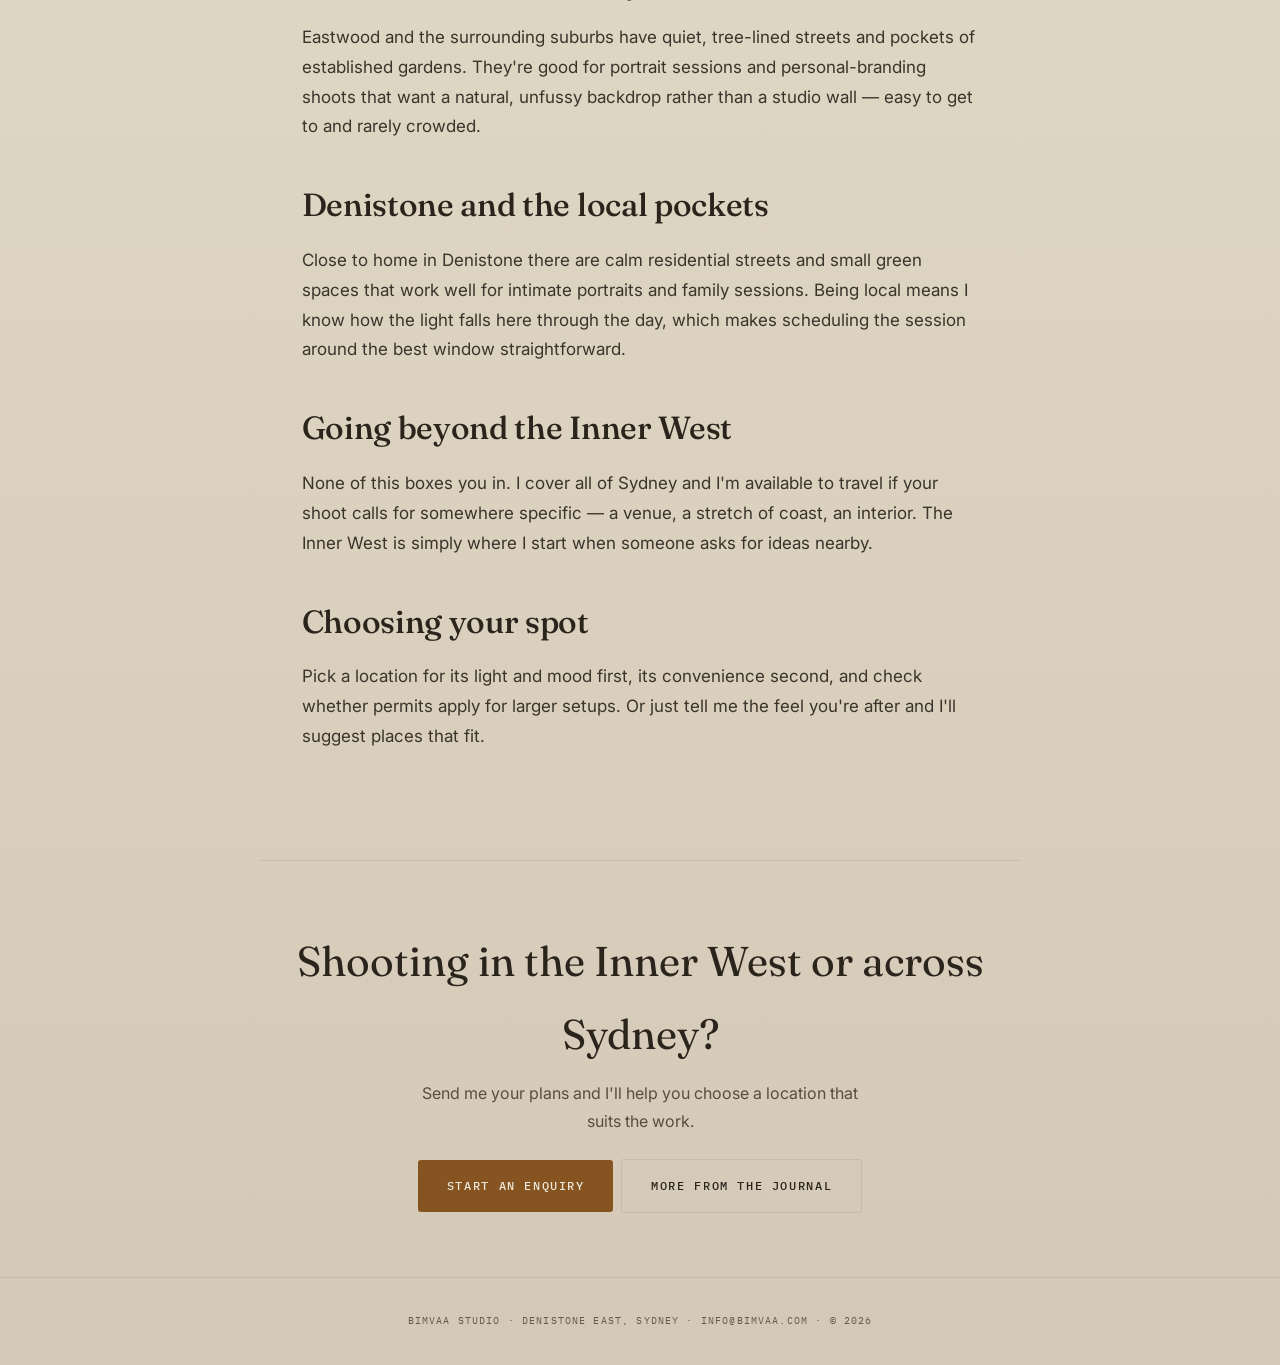
<file: journal/inner-west-sydney-shoot-locations.html>
<!doctype html>
<html lang="en">
<head>
<meta charset="utf-8" />
<meta name="viewport" content="width=device-width, initial-scale=1, viewport-fit=cover" />
<meta name="description" content="A working photographer's pick of Inner West Sydney shoot spots — around Ryde, Eastwood and Denistone — for weddings, portraits and brand sessions." />
<meta name="theme-color" content="#E4DBCB" />
<title>Inner West Sydney Photo &amp; Film Shoot Locations</title>
<link rel="canonical" href="https://www.bimvaa.com/journal/inner-west-sydney-shoot-locations" />
<link rel="icon" href="/favicon.svg" type="image/svg+xml" />
<meta property="og:type" content="article" />
<meta property="og:site_name" content="BIMVAA STUDIO" />
<meta property="og:title" content="Inner West Sydney Photo &amp; Film Shoot Locations" />
<meta property="og:description" content="A working photographer's pick of Inner West Sydney shoot spots around Ryde, Eastwood and Denistone." />
<meta property="og:url" content="https://www.bimvaa.com/journal/inner-west-sydney-shoot-locations" />
<meta property="og:image" content="https://d8j0ntlcm91z4.cloudfront.net/user_3EGOxTBmCmVIbqJo9YMQWU0HApF/hf_20260614_160315_61c1bcde-a4e0-4d7e-b0b4-da0078143690.png" />
<link rel="preconnect" href="https://fonts.googleapis.com" />
<link rel="preconnect" href="https://fonts.gstatic.com" crossorigin />
<link href="https://fonts.googleapis.com/css2?family=Fraunces:ital,opsz,wght@0,9..144,300;0,9..144,400;1,9..144,400;0,9..144,500&family=IBM+Plex+Mono:wght@400;500&family=Inter:wght@400;500&display=swap" rel="stylesheet" />
<link rel="stylesheet" href="journal.css" />
<script type="application/ld+json">
{"@context":"https://schema.org","@type":"BlogPosting","headline":"Inner West Sydney Photo & Film Shoot Locations","description":"A working photographer's pick of Inner West Sydney shoot spots around Ryde, Eastwood and Denistone for weddings, portraits and brand sessions.","image":"https://d8j0ntlcm91z4.cloudfront.net/user_3EGOxTBmCmVIbqJo9YMQWU0HApF/hf_20260614_160315_61c1bcde-a4e0-4d7e-b0b4-da0078143690.png","datePublished":"2026-06-14","dateModified":"2026-06-14","author":{"@type":"Person","name":"Bishal Singh"},"publisher":{"@type":"ProfessionalService","name":"BIMVAA STUDIO"},"mainEntityOfPage":"https://www.bimvaa.com/journal/inner-west-sydney-shoot-locations"}
</script>
<script type="application/ld+json">
{"@context":"https://schema.org","@type":"BreadcrumbList","itemListElement":[{"@type":"ListItem","position":1,"name":"Home","item":"https://www.bimvaa.com/"},{"@type":"ListItem","position":2,"name":"Journal","item":"https://www.bimvaa.com/journal"},{"@type":"ListItem","position":3,"name":"Inner West Sydney shoot locations","item":"https://www.bimvaa.com/journal/inner-west-sydney-shoot-locations"}]}
</script>
</head>
<body>
<header class="nav"><div class="row">
  <a class="wm" href="../index.html" aria-label="BIMVAA STUDIO — home">
    <svg viewBox="0 0 100 100" aria-hidden="true" style="color:var(--ink)"><circle cx="50" cy="50" r="46" fill="none" stroke="currentColor" stroke-width="2.4"/><g stroke="currentColor" stroke-width="2.2" stroke-linecap="round"><line x1="84" y1="50" x2="59.5" y2="57.4"/><line x1="67" y1="79.4" x2="48.3" y2="61.9"/><line x1="33" y1="79.4" x2="38.9" y2="54.5"/><line x1="16" y1="50" x2="40.5" y2="42.6"/><line x1="33" y1="20.6" x2="51.7" y2="38.1"/><line x1="67" y1="20.6" x2="61.1" y2="45.5"/></g><circle cx="50" cy="50" r="5" fill="var(--tung)"/></svg>
    <span><b>BIMVAA</b><small>Studio · Photo &amp; Film</small></span>
  </a>
  <nav class="links"><a href="../index.html">Work</a><a href="../about.html">About</a><a href="index.html">Journal</a><a href="../book.html" class="cta">Enquire</a></nav>
</div></header>

<main>
  <article class="wrap">
    <div class="phead">
      <p class="eyebrow"><a href="index.html" style="color:var(--tung)">Journal</a> · Local</p>
      <h1>Inner West Sydney Photo &amp; Film Shoot Locations</h1>
      <p class="post-meta">Bishal Singh · BIMVAA STUDIO · 14 Jun 2026</p>
    </div>
    <div class="hero-img" role="img" aria-label="Forest at dusk" style="background-image:url('https://d8j0ntlcm91z4.cloudfront.net/user_3EGOxTBmCmVIbqJo9YMQWU0HApF/hf_20260614_160315_61c1bcde-a4e0-4d7e-b0b4-da0078143690_min.webp')"></div>
    <div class="article">
      <p class="lead">The right location does half the work before the camera's even up.</p>
      <p>BIMVAA STUDIO is based in Denistone East and works across all of Sydney, so I spend a lot of time in the Inner West and the Ryde area. Here are the kinds of spots worth considering for a shoot — and how to think about choosing one.</p>
      <h2>Why location matters more than people expect</h2>
      <p>Light, backdrop and mood are mostly decided by where you stand. A moody, cinematic look needs the right setting to play against — texture, shade, a bit of atmosphere — so the location isn't decoration, it's part of the image.</p>
      <h2>Green and waterside spaces around Ryde</h2>
      <p>The Ryde area has generous parkland and river frontage along the Parramatta River. Open green space suits relaxed portraits and wedding coverage that needs room to move, while the waterside gives you reflective light in the late afternoon — the part of the day I'll usually push to shoot in.</p>
      <h2>Eastwood and the leafy streets</h2>
      <p>Eastwood and the surrounding suburbs have quiet, tree-lined streets and pockets of established gardens. They're good for portrait sessions and personal-branding shoots that want a natural, unfussy backdrop rather than a studio wall — easy to get to and rarely crowded.</p>
      <h2>Denistone and the local pockets</h2>
      <p>Close to home in Denistone there are calm residential streets and small green spaces that work well for intimate portraits and family sessions. Being local means I know how the light falls here through the day, which makes scheduling the session around the best window straightforward.</p>
      <h2>Going beyond the Inner West</h2>
      <p>None of this boxes you in. I cover all of Sydney and I'm available to travel if your shoot calls for somewhere specific — a venue, a stretch of coast, an interior. The Inner West is simply where I start when someone asks for ideas nearby.</p>
      <h2>Choosing your spot</h2>
      <p>Pick a location for its light and mood first, its convenience second, and check whether permits apply for larger setups. Or just tell me the feel you're after and I'll suggest places that fit.</p>
    </div>
  </article>
  <section class="wrap cta-band">
    <h2>Shooting in the Inner West or across Sydney?</h2>
    <p>Send me your plans and I'll help you choose a location that suits the work.</p>
    <a class="btn" href="../book.html">Start an enquiry</a><a class="btn ghost" href="index.html">More from the Journal</a>
  </section>
</main>
<footer>BIMVAA STUDIO · Denistone East, Sydney · <a href="mailto:info@bimvaa.com">info@bimvaa.com</a> · © <span id="y"></span></footer>
<script>document.getElementById('y').textContent=new Date().getFullYear();</script>
</body>
</html>
</file>
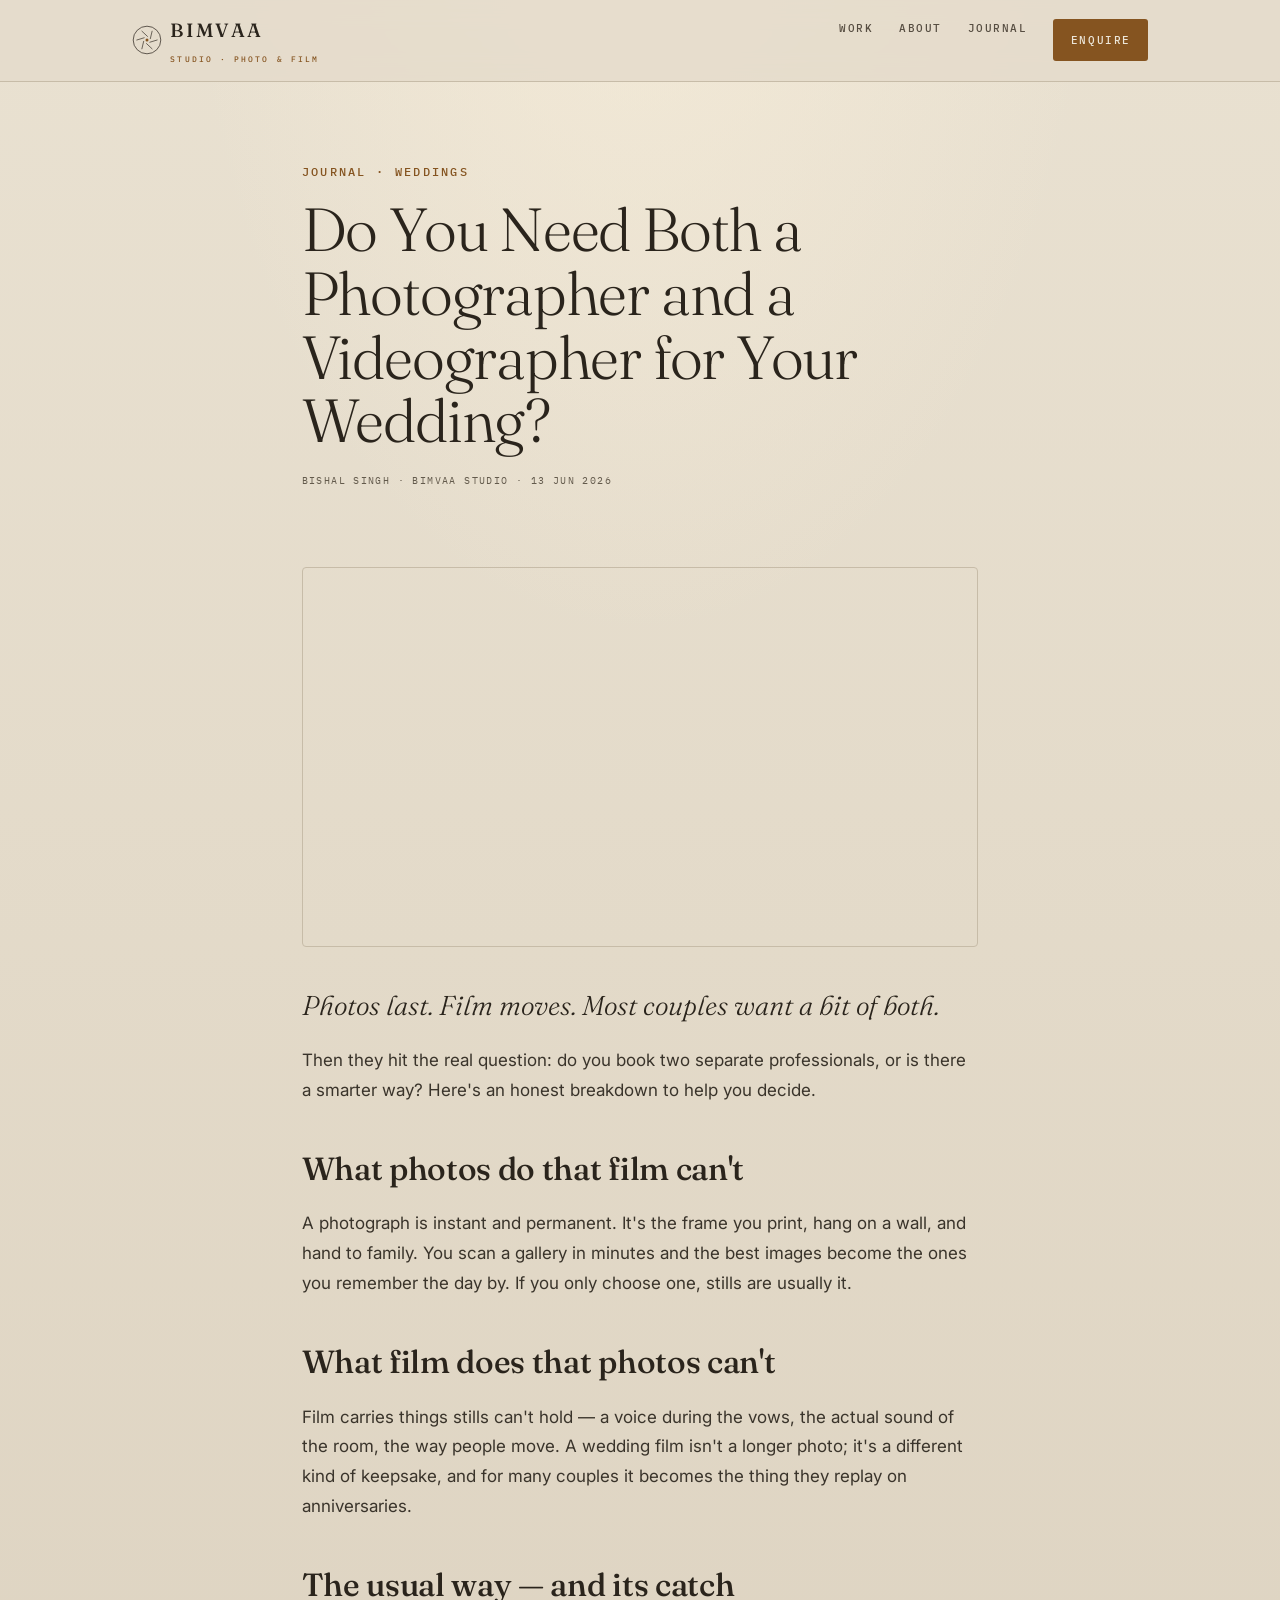
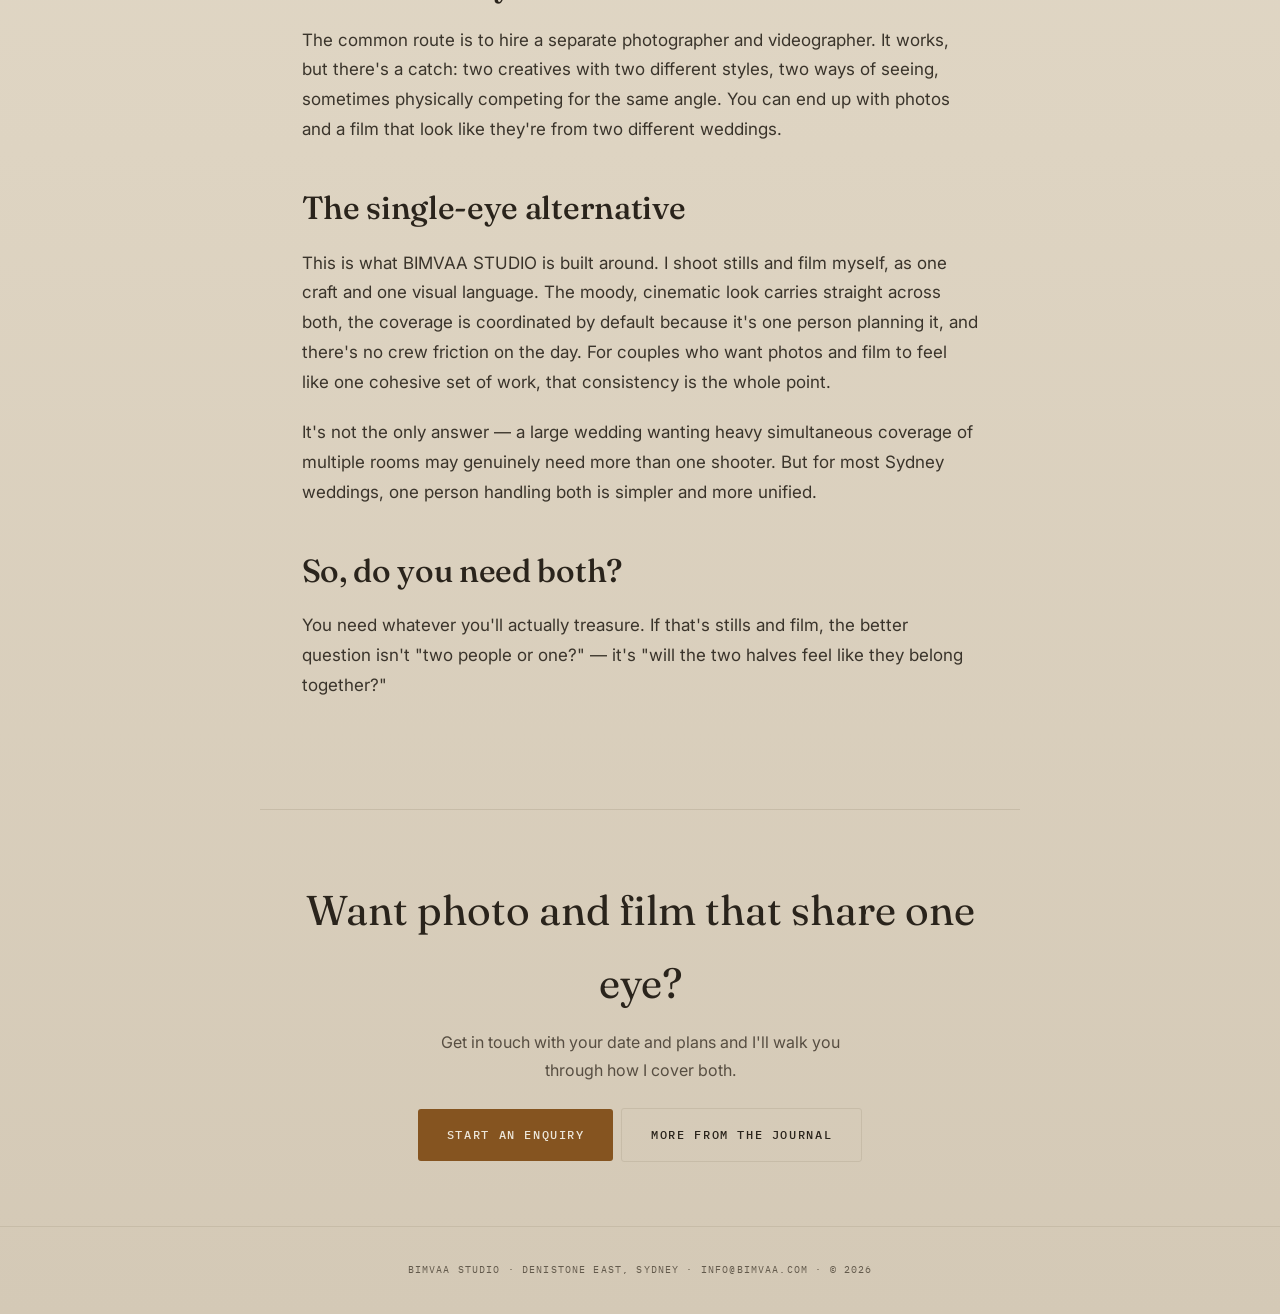
<file: journal/photographer-and-videographer-wedding.html>
<!doctype html>
<html lang="en">
<head>
<meta charset="utf-8" />
<meta name="viewport" content="width=device-width, initial-scale=1, viewport-fit=cover" />
<meta name="description" content="Photos or film — or both? An honest look at the trade-offs for your wedding, and what changes when one person shoots stills and film as a single craft." />
<meta name="theme-color" content="#E4DBCB" />
<title>Do You Need a Photographer AND Videographer for a Wedding?</title>
<link rel="canonical" href="https://www.bimvaa.com/journal/photographer-and-videographer-wedding" />
<link rel="icon" href="/favicon.svg" type="image/svg+xml" />
<meta property="og:type" content="article" />
<meta property="og:site_name" content="BIMVAA STUDIO" />
<meta property="og:title" content="Do You Need a Photographer AND Videographer for a Wedding?" />
<meta property="og:description" content="An honest look at the trade-offs — and what changes when one person shoots stills and film." />
<meta property="og:url" content="https://www.bimvaa.com/journal/photographer-and-videographer-wedding" />
<meta property="og:image" content="https://d8j0ntlcm91z4.cloudfront.net/user_3EGOxTBmCmVIbqJo9YMQWU0HApF/hf_20260614_160313_ba47e08c-088e-48e4-a53a-e3c04291b30d.png" />
<link rel="preconnect" href="https://fonts.googleapis.com" />
<link rel="preconnect" href="https://fonts.gstatic.com" crossorigin />
<link href="https://fonts.googleapis.com/css2?family=Fraunces:ital,opsz,wght@0,9..144,300;0,9..144,400;1,9..144,400;0,9..144,500&family=IBM+Plex+Mono:wght@400;500&family=Inter:wght@400;500&display=swap" rel="stylesheet" />
<link rel="stylesheet" href="journal.css" />
<script type="application/ld+json">
{"@context":"https://schema.org","@type":"BlogPosting","headline":"Do You Need Both a Photographer and a Videographer for Your Wedding?","description":"An honest look at the trade-offs for your wedding, and what changes when one person shoots stills and film as a single craft.","image":"https://d8j0ntlcm91z4.cloudfront.net/user_3EGOxTBmCmVIbqJo9YMQWU0HApF/hf_20260614_160313_ba47e08c-088e-48e4-a53a-e3c04291b30d.png","datePublished":"2026-06-13","dateModified":"2026-06-13","author":{"@type":"Person","name":"Bishal Singh"},"publisher":{"@type":"ProfessionalService","name":"BIMVAA STUDIO"},"mainEntityOfPage":"https://www.bimvaa.com/journal/photographer-and-videographer-wedding"}
</script>
<script type="application/ld+json">
{"@context":"https://schema.org","@type":"BreadcrumbList","itemListElement":[{"@type":"ListItem","position":1,"name":"Home","item":"https://www.bimvaa.com/"},{"@type":"ListItem","position":2,"name":"Journal","item":"https://www.bimvaa.com/journal"},{"@type":"ListItem","position":3,"name":"Photographer and videographer for a wedding","item":"https://www.bimvaa.com/journal/photographer-and-videographer-wedding"}]}
</script>
</head>
<body>
<header class="nav"><div class="row">
  <a class="wm" href="../index.html" aria-label="BIMVAA STUDIO — home">
    <svg viewBox="0 0 100 100" aria-hidden="true" style="color:var(--ink)"><circle cx="50" cy="50" r="46" fill="none" stroke="currentColor" stroke-width="2.4"/><g stroke="currentColor" stroke-width="2.2" stroke-linecap="round"><line x1="84" y1="50" x2="59.5" y2="57.4"/><line x1="67" y1="79.4" x2="48.3" y2="61.9"/><line x1="33" y1="79.4" x2="38.9" y2="54.5"/><line x1="16" y1="50" x2="40.5" y2="42.6"/><line x1="33" y1="20.6" x2="51.7" y2="38.1"/><line x1="67" y1="20.6" x2="61.1" y2="45.5"/></g><circle cx="50" cy="50" r="5" fill="var(--tung)"/></svg>
    <span><b>BIMVAA</b><small>Studio · Photo &amp; Film</small></span>
  </a>
  <nav class="links"><a href="../index.html">Work</a><a href="../about.html">About</a><a href="index.html">Journal</a><a href="../book.html" class="cta">Enquire</a></nav>
</div></header>

<main>
  <article class="wrap">
    <div class="phead">
      <p class="eyebrow"><a href="index.html" style="color:var(--tung)">Journal</a> · Weddings</p>
      <h1>Do You Need Both a Photographer and a Videographer for Your Wedding?</h1>
      <p class="post-meta">Bishal Singh · BIMVAA STUDIO · 13 Jun 2026</p>
    </div>
    <div class="hero-img" role="img" aria-label="Candlelit aisle" style="background-image:url('https://d8j0ntlcm91z4.cloudfront.net/user_3EGOxTBmCmVIbqJo9YMQWU0HApF/hf_20260614_160313_ba47e08c-088e-48e4-a53a-e3c04291b30d_min.webp')"></div>
    <div class="article">
      <p class="lead">Photos last. Film moves. Most couples want a bit of both.</p>
      <p>Then they hit the real question: do you book two separate professionals, or is there a smarter way? Here's an honest breakdown to help you decide.</p>
      <h2>What photos do that film can't</h2>
      <p>A photograph is instant and permanent. It's the frame you print, hang on a wall, and hand to family. You scan a gallery in minutes and the best images become the ones you remember the day by. If you only choose one, stills are usually it.</p>
      <h2>What film does that photos can't</h2>
      <p>Film carries things stills can't hold — a voice during the vows, the actual sound of the room, the way people move. A wedding film isn't a longer photo; it's a different kind of keepsake, and for many couples it becomes the thing they replay on anniversaries.</p>
      <h2>The usual way — and its catch</h2>
      <p>The common route is to hire a separate photographer and videographer. It works, but there's a catch: two creatives with two different styles, two ways of seeing, sometimes physically competing for the same angle. You can end up with photos and a film that look like they're from two different weddings.</p>
      <h2>The single-eye alternative</h2>
      <p>This is what BIMVAA STUDIO is built around. I shoot stills and film myself, as one craft and one visual language. The moody, cinematic look carries straight across both, the coverage is coordinated by default because it's one person planning it, and there's no crew friction on the day. For couples who want photos and film to feel like one cohesive set of work, that consistency is the whole point.</p>
      <p>It's not the only answer — a large wedding wanting heavy simultaneous coverage of multiple rooms may genuinely need more than one shooter. But for most Sydney weddings, one person handling both is simpler and more unified.</p>
      <h2>So, do you need both?</h2>
      <p>You need whatever you'll actually treasure. If that's stills and film, the better question isn't "two people or one?" — it's "will the two halves feel like they belong together?"</p>
    </div>
  </article>
  <section class="wrap cta-band">
    <h2>Want photo and film that share one eye?</h2>
    <p>Get in touch with your date and plans and I'll walk you through how I cover both.</p>
    <a class="btn" href="../book.html">Start an enquiry</a><a class="btn ghost" href="index.html">More from the Journal</a>
  </section>
</main>
<footer>BIMVAA STUDIO · Denistone East, Sydney · <a href="mailto:info@bimvaa.com">info@bimvaa.com</a> · © <span id="y"></span></footer>
<script>document.getElementById('y').textContent=new Date().getFullYear();</script>
</body>
</html>
</file>
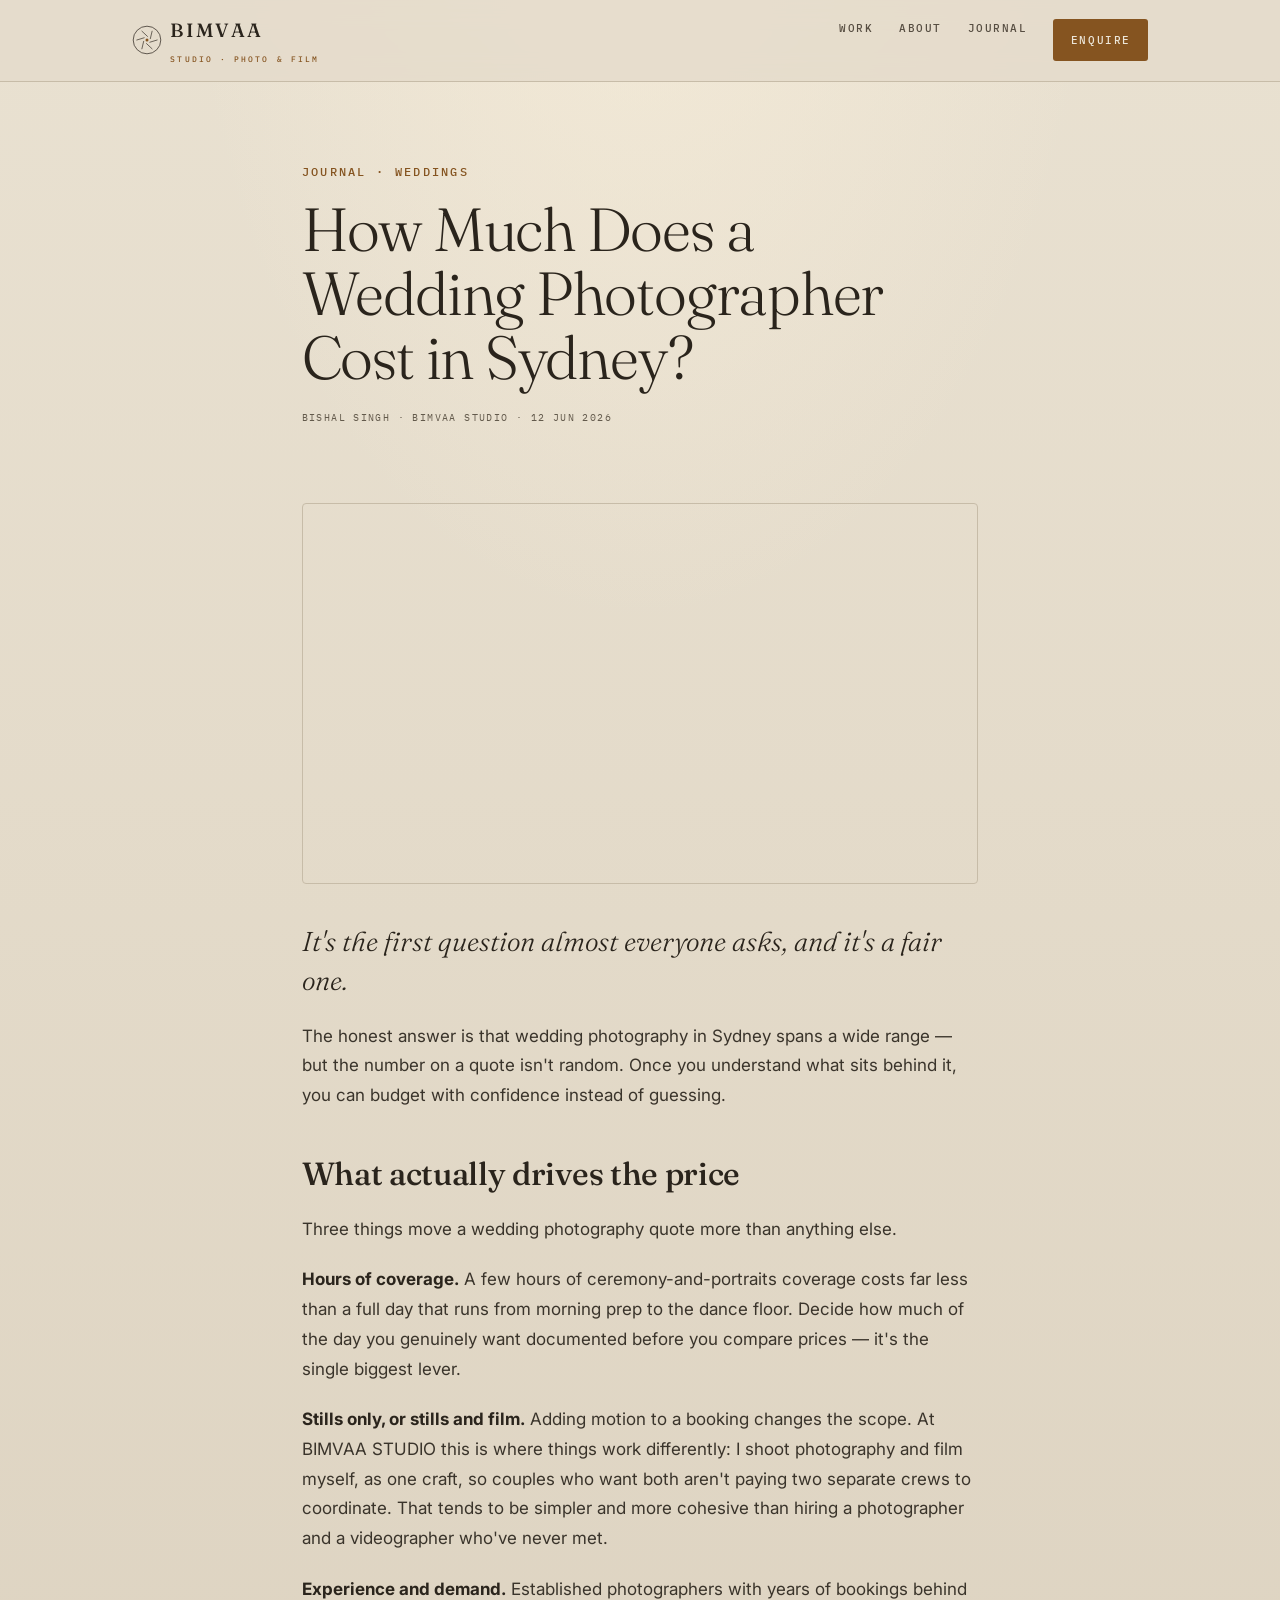
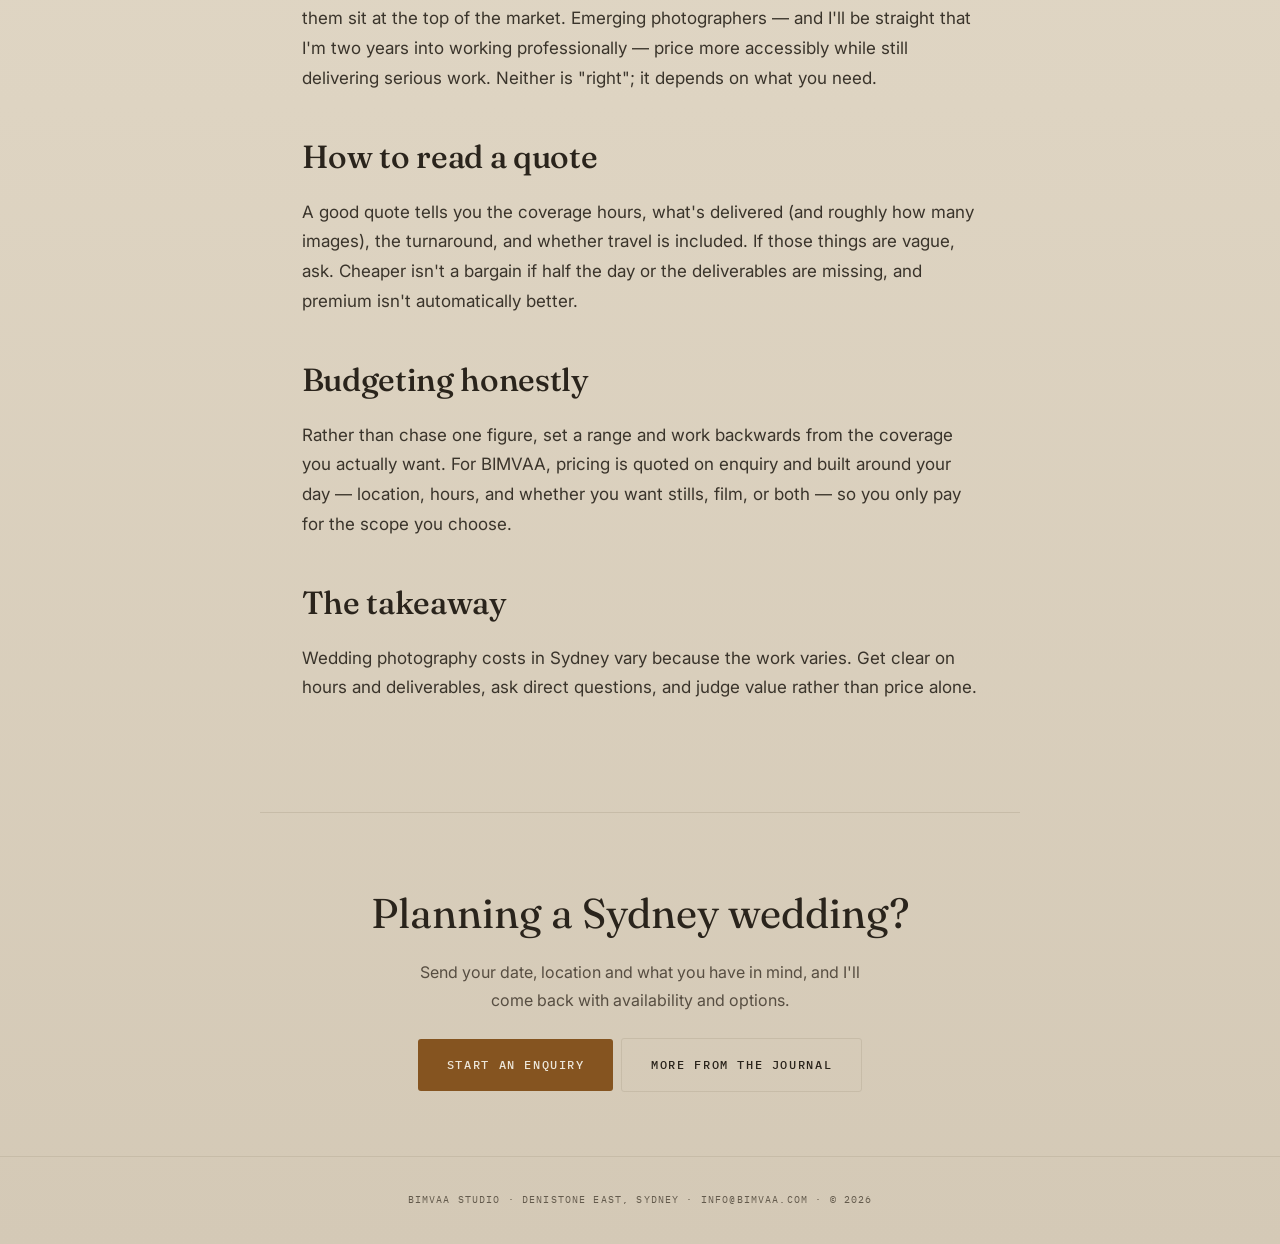
<file: journal/wedding-photographer-cost-sydney.html>
<!doctype html>
<html lang="en">
<head>
<meta charset="utf-8" />
<meta name="viewport" content="width=device-width, initial-scale=1, viewport-fit=cover" />
<meta name="description" content="What really drives wedding photography prices in Sydney, how to read a quote, and how to budget honestly — from a working Sydney photographer and filmmaker." />
<meta name="theme-color" content="#E4DBCB" />
<title>How Much Does a Wedding Photographer Cost in Sydney?</title>
<link rel="canonical" href="https://www.bimvaa.com/journal/wedding-photographer-cost-sydney" />
<link rel="icon" href="/favicon.svg" type="image/svg+xml" />
<meta property="og:type" content="article" />
<meta property="og:site_name" content="BIMVAA STUDIO" />
<meta property="og:title" content="How Much Does a Wedding Photographer Cost in Sydney?" />
<meta property="og:description" content="What really drives wedding photography prices in Sydney, and how to budget honestly." />
<meta property="og:url" content="https://www.bimvaa.com/journal/wedding-photographer-cost-sydney" />
<meta property="og:image" content="https://d8j0ntlcm91z4.cloudfront.net/user_3EGOxTBmCmVIbqJo9YMQWU0HApF/hf_20260614_160314_d9473059-50e5-42bd-a4df-d392de659051.png" />
<link rel="preconnect" href="https://fonts.googleapis.com" />
<link rel="preconnect" href="https://fonts.gstatic.com" crossorigin />
<link href="https://fonts.googleapis.com/css2?family=Fraunces:ital,opsz,wght@0,9..144,300;0,9..144,400;1,9..144,400;0,9..144,500&family=IBM+Plex+Mono:wght@400;500&family=Inter:wght@400;500&display=swap" rel="stylesheet" />
<link rel="stylesheet" href="journal.css" />
<script type="application/ld+json">
{"@context":"https://schema.org","@type":"BlogPosting","headline":"How Much Does a Wedding Photographer Cost in Sydney?","description":"What really drives wedding photography prices in Sydney, how to read a quote, and how to budget honestly.","image":"https://d8j0ntlcm91z4.cloudfront.net/user_3EGOxTBmCmVIbqJo9YMQWU0HApF/hf_20260614_160314_d9473059-50e5-42bd-a4df-d392de659051.png","datePublished":"2026-06-12","dateModified":"2026-06-12","author":{"@type":"Person","name":"Bishal Singh"},"publisher":{"@type":"ProfessionalService","name":"BIMVAA STUDIO"},"mainEntityOfPage":"https://www.bimvaa.com/journal/wedding-photographer-cost-sydney"}
</script>
<script type="application/ld+json">
{"@context":"https://schema.org","@type":"BreadcrumbList","itemListElement":[{"@type":"ListItem","position":1,"name":"Home","item":"https://www.bimvaa.com/"},{"@type":"ListItem","position":2,"name":"Journal","item":"https://www.bimvaa.com/journal"},{"@type":"ListItem","position":3,"name":"Wedding photographer cost Sydney","item":"https://www.bimvaa.com/journal/wedding-photographer-cost-sydney"}]}
</script>
</head>
<body>
<header class="nav"><div class="row">
  <a class="wm" href="../index.html" aria-label="BIMVAA STUDIO — home">
    <svg viewBox="0 0 100 100" aria-hidden="true" style="color:var(--ink)"><circle cx="50" cy="50" r="46" fill="none" stroke="currentColor" stroke-width="2.4"/><g stroke="currentColor" stroke-width="2.2" stroke-linecap="round"><line x1="84" y1="50" x2="59.5" y2="57.4"/><line x1="67" y1="79.4" x2="48.3" y2="61.9"/><line x1="33" y1="79.4" x2="38.9" y2="54.5"/><line x1="16" y1="50" x2="40.5" y2="42.6"/><line x1="33" y1="20.6" x2="51.7" y2="38.1"/><line x1="67" y1="20.6" x2="61.1" y2="45.5"/></g><circle cx="50" cy="50" r="5" fill="var(--tung)"/></svg>
    <span><b>BIMVAA</b><small>Studio · Photo &amp; Film</small></span>
  </a>
  <nav class="links"><a href="../index.html">Work</a><a href="../about.html">About</a><a href="index.html">Journal</a><a href="../book.html" class="cta">Enquire</a></nav>
</div></header>

<main>
  <article class="wrap">
    <div class="phead">
      <p class="eyebrow"><a href="index.html" style="color:var(--tung)">Journal</a> · Weddings</p>
      <h1>How Much Does a Wedding Photographer Cost in Sydney?</h1>
      <p class="post-meta">Bishal Singh · BIMVAA STUDIO · 12 Jun 2026</p>
    </div>
    <div class="hero-img" role="img" aria-label="Couple in golden light" style="background-image:url('https://d8j0ntlcm91z4.cloudfront.net/user_3EGOxTBmCmVIbqJo9YMQWU0HApF/hf_20260614_160314_d9473059-50e5-42bd-a4df-d392de659051_min.webp')"></div>
    <div class="article">
      <p class="lead">It's the first question almost everyone asks, and it's a fair one.</p>
      <p>The honest answer is that wedding photography in Sydney spans a wide range — but the number on a quote isn't random. Once you understand what sits behind it, you can budget with confidence instead of guessing.</p>
      <h2>What actually drives the price</h2>
      <p>Three things move a wedding photography quote more than anything else.</p>
      <p><strong>Hours of coverage.</strong> A few hours of ceremony-and-portraits coverage costs far less than a full day that runs from morning prep to the dance floor. Decide how much of the day you genuinely want documented before you compare prices — it's the single biggest lever.</p>
      <p><strong>Stills only, or stills and film.</strong> Adding motion to a booking changes the scope. At BIMVAA STUDIO this is where things work differently: I shoot photography and film myself, as one craft, so couples who want both aren't paying two separate crews to coordinate. That tends to be simpler and more cohesive than hiring a photographer and a videographer who've never met.</p>
      <p><strong>Experience and demand.</strong> Established photographers with years of bookings behind them sit at the top of the market. Emerging photographers — and I'll be straight that I'm two years into working professionally — price more accessibly while still delivering serious work. Neither is "right"; it depends on what you need.</p>
      <h2>How to read a quote</h2>
      <p>A good quote tells you the coverage hours, what's delivered (and roughly how many images), the turnaround, and whether travel is included. If those things are vague, ask. Cheaper isn't a bargain if half the day or the deliverables are missing, and premium isn't automatically better.</p>
      <h2>Budgeting honestly</h2>
      <p>Rather than chase one figure, set a range and work backwards from the coverage you actually want. For BIMVAA, pricing is quoted on enquiry and built around your day — location, hours, and whether you want stills, film, or both — so you only pay for the scope you choose.</p>
      <h2>The takeaway</h2>
      <p>Wedding photography costs in Sydney vary because the work varies. Get clear on hours and deliverables, ask direct questions, and judge value rather than price alone.</p>
    </div>
  </article>
  <section class="wrap cta-band">
    <h2>Planning a Sydney wedding?</h2>
    <p>Send your date, location and what you have in mind, and I'll come back with availability and options.</p>
    <a class="btn" href="../book.html">Start an enquiry</a><a class="btn ghost" href="index.html">More from the Journal</a>
  </section>
</main>
<footer>BIMVAA STUDIO · Denistone East, Sydney · <a href="mailto:info@bimvaa.com">info@bimvaa.com</a> · © <span id="y"></span></footer>
<script>document.getElementById('y').textContent=new Date().getFullYear();</script>
</body>
</html>
</file>
<file: journal/journal.css>
:root{
  --stage:#E4DBCB;--stage-2:#E8E0D1;--panel:#ECE4D6;--line:#C7BCA8;
  --ink:#2A241C;--smoke:#574E42;--faint:#635A4C;--onmedia:#ECE6D9;
  --tung:#855420;--tung-2:#9A6526;
  --d:"Fraunces",Georgia,serif;--s:"Inter",system-ui,sans-serif;--m:"IBM Plex Mono",ui-monospace,monospace;
  --gut:clamp(1.1rem,4vw,2.6rem);
}
*,*::before,*::after{box-sizing:border-box;margin:0;padding:0}
body{font-family:var(--s);color:var(--ink);line-height:1.75;-webkit-font-smoothing:antialiased;
  background:radial-gradient(60% 45% at 50% -5%,rgba(249,239,219,.65),transparent 60%),linear-gradient(180deg,#E9E1D1,#DED4C2 60%,#D4C9B6)}
a{color:inherit;text-decoration:none}
img,svg{display:block;max-width:100%}
::selection{background:var(--tung);color:var(--onmedia)}
:focus-visible{outline:2px solid var(--tung);outline-offset:3px}
.wrap{max-width:760px;margin:0 auto;padding-inline:var(--gut)}
.wrap.wide{max-width:1100px}
/* nav */
.nav{position:sticky;top:0;z-index:10;background:rgba(228,219,203,.82);backdrop-filter:blur(12px);border-bottom:1px solid var(--line)}
.nav .row{max-width:1100px;margin:0 auto;display:flex;align-items:center;justify-content:space-between;gap:1rem;padding:.9rem var(--gut)}
.wm{display:flex;align-items:center;gap:.55rem}.wm svg{width:30px;height:30px}
.wm b{font-family:var(--d);font-weight:500;font-size:1.2rem;letter-spacing:.12em}
.wm small{display:block;font-family:var(--m);font-weight:500;font-size:.5rem;letter-spacing:.26em;text-transform:uppercase;color:var(--tung);margin-top:.28rem}
.links{display:flex;gap:1.6rem;font-family:var(--m);font-weight:500;font-size:.7rem;letter-spacing:.14em;text-transform:uppercase}
.links a{color:var(--smoke);transition:color .25s}.links a:hover{color:var(--ink)}
.links .cta{color:var(--onmedia);background:var(--tung);padding:.7rem 1.1rem;border-radius:3px}
.links .cta:hover{background:var(--tung-2)}
@media(max-width:600px){.nav .row{flex-wrap:wrap;row-gap:.7rem}.links{width:100%;justify-content:space-between;gap:.7rem;font-size:.64rem}}
/* page header */
.phead{padding:clamp(3rem,7vw,5rem) 0 clamp(1.5rem,3vw,2.5rem)}
.eyebrow{font-family:var(--m);font-weight:500;font-size:.72rem;letter-spacing:.2em;text-transform:uppercase;color:var(--tung);margin-bottom:1rem}
.phead h1{font-family:var(--d);font-weight:300;font-size:clamp(2.2rem,5.5vw,3.8rem);line-height:1.05;letter-spacing:-.02em}
.phead .sub{color:var(--smoke);margin-top:1rem;max-width:60ch}
.post-meta{font-family:var(--m);font-size:.62rem;letter-spacing:.14em;text-transform:uppercase;color:var(--faint);margin-top:1.2rem}
/* hero image */
.hero-img{aspect-ratio:16/9;border:1px solid var(--line);border-radius:4px;overflow:hidden;background-size:cover;background-position:center;margin:clamp(1.5rem,3vw,2.5rem) 0}
/* article prose */
.article{padding-bottom:clamp(3rem,6vw,4.5rem)}
.article p{font-size:1.0625rem;color:#3a342b;margin:0 0 1.3rem;max-width:68ch}
.article p.lead{font-family:var(--d);font-weight:300;font-style:italic;font-size:clamp(1.3rem,2.4vw,1.7rem);line-height:1.45;color:var(--ink)}
.article h2{font-family:var(--d);font-weight:500;font-size:clamp(1.4rem,3vw,2rem);letter-spacing:-.01em;margin:2.2rem 0 .8rem;color:var(--ink)}
.article strong{color:var(--ink)}
/* listing cards */
.cards{display:grid;grid-template-columns:repeat(auto-fit,minmax(280px,1fr));gap:clamp(1rem,2.5vw,1.8rem);padding-bottom:clamp(3rem,7vw,5rem)}
.card{display:flex;flex-direction:column;border:1px solid var(--line);border-radius:4px;overflow:hidden;background:var(--panel);transition:transform .4s cubic-bezier(.16,1,.3,1),border-color .3s}
.card:hover{transform:translateY(-4px);border-color:var(--tung)}
.card .thumb{aspect-ratio:3/2;background-size:cover;background-position:center;filter:saturate(.96) brightness(.94)}
.card .body{padding:1.3rem 1.4rem 1.5rem}
.card .tag{font-family:var(--m);font-size:.58rem;letter-spacing:.16em;text-transform:uppercase;color:var(--tung)}
.card .t{font-family:var(--d);font-weight:500;font-size:1.3rem;line-height:1.2;margin:.5rem 0 .5rem;color:var(--ink)}
.card .d{color:var(--smoke);font-size:.95rem}
.card .more{display:inline-block;margin-top:.9rem;font-family:var(--m);font-size:.64rem;letter-spacing:.14em;text-transform:uppercase;color:var(--tung)}
/* cta + footer */
.cta-band{text-align:center;padding:clamp(2.5rem,6vw,4rem) 0;border-top:1px solid var(--line);margin-top:1rem}
.cta-band h2{font-family:var(--d);font-weight:400;font-size:clamp(1.8rem,4vw,2.6rem);margin-bottom:.5rem}
.cta-band p{color:var(--smoke);max-width:46ch;margin:0 auto 1.5rem}
.btn{display:inline-block;font-family:var(--m);font-weight:500;font-size:.72rem;letter-spacing:.14em;text-transform:uppercase;padding:1rem 1.8rem;border-radius:3px;background:var(--tung);color:var(--onmedia);transition:background .3s}
.btn:hover{background:var(--tung-2)}
.btn.ghost{background:transparent;color:var(--ink);border:1px solid var(--line);margin-left:.5rem}
.btn.ghost:hover{border-color:var(--tung);color:var(--tung)}
footer{border-top:1px solid var(--line);padding:2.2rem var(--gut);font-family:var(--m);font-size:.6rem;letter-spacing:.12em;text-transform:uppercase;color:var(--faint);text-align:center}
footer a:hover{color:var(--tung)}
</file>
